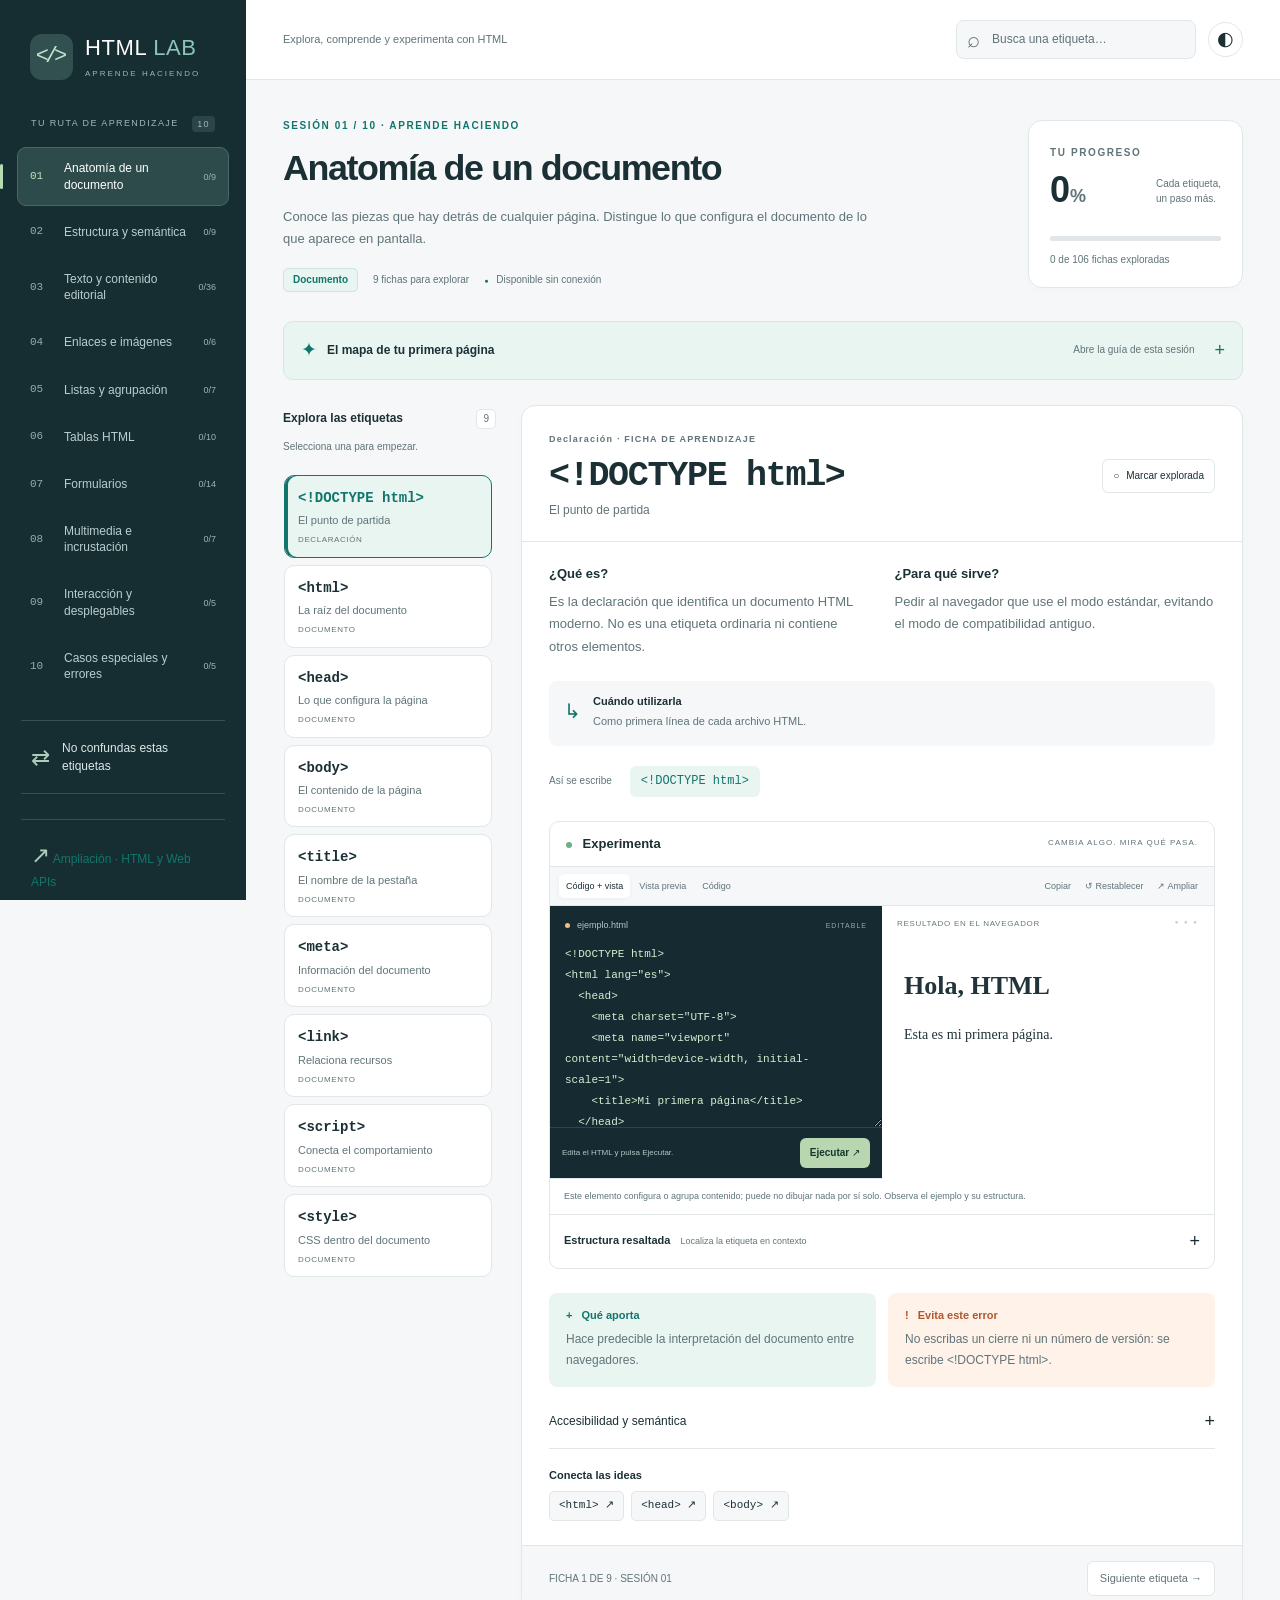
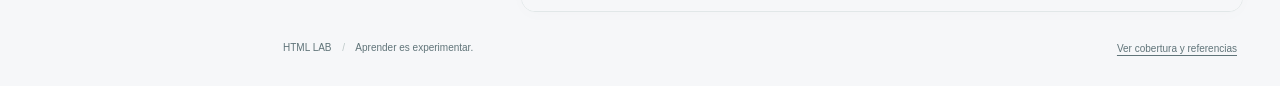
<file: index.html>
<!DOCTYPE html>
<html lang="es">
<head>
  <meta charset="UTF-8">
  <meta name="viewport" content="width=device-width, initial-scale=1">
  <meta name="description" content="Un laboratorio de HTML para aprender, comparar y experimentar. Sin instalaciones ni conexión a Internet.">
  <title>HTML LAB · Aprende haciendo</title>
  <link rel="stylesheet" href="css/styles.css">
  <script src="js/content.js" defer></script>
  <script src="js/app.js" defer></script>
</head>
<body>
  <a class="skip-link" href="#main-content">Saltar al contenido</a>
  <aside class="sidebar" aria-label="Ruta de aprendizaje">
    <a class="brand" href="#sesion-1"><span class="brand-symbol" aria-hidden="true">&lt;/&gt;</span><span>HTML <b>LAB</b><small>APRENDE HACIENDO</small></span></a>
    <div class="sidebar-heading"><span>TU RUTA DE APRENDIZAJE</span><span>10</span></div>
    <nav id="session-nav" aria-label="Sesiones"></nav>
    <button id="open-comparisons" class="compare-link"><span aria-hidden="true">⇄</span> No confundas estas etiquetas</button>
    <a class="compare-link" href="html-lab-avanzado/index.html" style="display:block;margin-top:10px;text-decoration:none"><span aria-hidden="true">↗</span> Ampliación · HTML y Web APIs</a>
    <div class="sidebar-note"><span class="status-dot" aria-hidden="true"></span> Tu próximo paso empieza aquí.<small>Explora a tu ritmo. Prueba sin miedo.</small></div>
    <div class="sidebar-footer">DAM · DAW <span>HTML5 / FP</span></div>
  </aside>

  <div class="workspace">
    <header class="topbar">
      <div class="tagline">Explora, comprende y experimenta con HTML</div>
      <div class="header-actions">
        <div class="search-wrap"><span aria-hidden="true">⌕</span><label class="sr-only" for="tag-search">Buscar etiquetas, conceptos o categorías</label><input id="tag-search" type="search" placeholder="Busca una etiqueta…" autocomplete="off"><button id="clear-search" aria-label="Limpiar búsqueda" hidden>×</button></div>
        <button id="theme-toggle" class="icon-button" aria-label="Activar modo oscuro" title="Cambiar tema">◐</button>
      </div>
    </header>

    <main id="main-content" tabindex="-1">
      <section class="session-hero" aria-labelledby="session-title">
        <div class="hero-copy"><div class="eyebrow" id="session-eyebrow">TU LABORATORIO DE HTML</div><h1 id="session-title">Anatomía de un documento</h1><p id="session-description"></p><div class="session-meta"><span class="pill" id="session-category"></span><span id="session-count"></span><span class="offline-label"><span aria-hidden="true">●</span> Disponible sin conexión</span></div></div>
        <div class="progress-card"><span class="eyebrow">TU PROGRESO</span><div><strong id="progress-percent">0<span>%</span></strong><span class="progress-caption">Cada etiqueta,<br>un paso más.</span></div><progress id="total-progress" max="100" value="0" aria-label="Progreso total de aprendizaje"></progress><p id="progress-label"></p></div>
      </section>

      <details class="session-guide" id="session-guide"><summary><span aria-hidden="true">✦</span> <span id="guide-title">Antes de experimentar</span><span class="guide-hint">Abre la guía de esta sesión</span></summary><div id="guide-content"></div></details>

      <section id="learning-workspace" class="learning-workspace" aria-label="Explorador de etiquetas">
        <aside class="tag-browser" aria-label="Etiquetas disponibles"><div class="panel-heading"><h2 id="tag-list-title">Explora las etiquetas</h2><span id="tag-count"></span></div><p class="small muted" id="tag-list-help">Selecciona una para empezar.</p><div id="tag-list" class="tag-list"></div><div id="no-results" hidden><p>No encontramos esa etiqueta. Prueba «texto», «formulario» o «enlace».</p><button class="secondary" id="reset-search">Limpiar búsqueda</button></div></aside>

        <article id="tag-detail" class="tag-detail" aria-labelledby="tag-title">
          <header class="detail-heading"><div><div class="eyebrow" id="detail-category"></div><h2 id="tag-title" tabindex="-1"></h2><p id="tag-summary"></p></div><button id="mark-explored" class="explored-button" aria-pressed="false"><span aria-hidden="true">○</span> Marcar explorada</button></header>
          <div class="explanation-grid"><section><h3>¿Qué es?</h3><p id="tag-what"></p></section><section><h3>¿Para qué sirve?</h3><p id="tag-purpose"></p></section></div>
          <div class="when-note"><span aria-hidden="true">↳</span><div><h3>Cuándo utilizarla</h3><p id="tag-when"></p></div></div>
          <div class="syntax-line"><span>Así se escribe</span><code id="tag-syntax"></code></div>

          <section class="lab" aria-labelledby="lab-title">
            <div class="lab-heading"><h3 id="lab-title"><span class="status-dot" aria-hidden="true"></span> Experimenta</h3><span>CAMBIA ALGO. MIRA QUÉ PASA.</span></div>
            <div class="lab-toolbar"><div class="view-switch" role="group" aria-label="Vista del laboratorio"><button data-view="split" aria-pressed="true">Código + vista</button><button data-view="preview" aria-pressed="false">Vista previa</button><button data-view="code" aria-pressed="false">Código</button></div><div class="lab-tools"><button id="copy-code" title="Copiar ejemplo">Copiar</button><button id="reset-code" title="Restablecer ejemplo">↺ Restablecer</button><button id="isolate-example" title="Ampliar la demostración">↗ Ampliar</button></div></div>
            <div class="lab-panes" id="lab-panes" data-view="split"><div class="code-pane" id="code-pane"><label for="code-editor"><span class="file-dot" aria-hidden="true"></span> ejemplo.html <span>EDITABLE</span></label><textarea id="code-editor" spellcheck="false" autocapitalize="off" autocomplete="off" aria-describedby="editor-help"></textarea><div class="editor-bottom"><small id="editor-help">Edita el HTML y pulsa Ejecutar.</small><button id="run-code" class="primary">Ejecutar <span aria-hidden="true">↗</span></button></div></div><div class="preview-pane" id="preview-pane"><div class="preview-label"><span>RESULTADO EN EL NAVEGADOR</span><span class="window-dots" aria-hidden="true">● ● ●</span></div><iframe id="example-preview" title="Resultado del ejemplo HTML" sandbox referrerpolicy="no-referrer"></iframe></div></div>
            <p class="lab-notice" id="preview-notice" role="status">Un espacio para probar: los cambios se quedan en este ejemplo.</p>
            <div class="table-control" id="table-control" hidden><label><input type="checkbox" id="table-borders" checked> Mostrar bordes de la tabla</label></div>
            <details class="structure-panel"><summary>Estructura resaltada <span>Localiza la etiqueta en contexto</span></summary><div class="structure-toolbar"><p id="structure-description"></p><button id="highlight-toggle" class="secondary" aria-pressed="true">Quitar resaltado</button></div><div id="structure-picker" class="related-tags"></div><iframe id="structure-preview" title="Estructura del documento con la etiqueta resaltada" sandbox referrerpolicy="no-referrer"></iframe></details>
          </section>

          <div class="insights-grid"><section class="insight benefit"><h3><span aria-hidden="true">+</span> Qué aporta</h3><p id="tag-benefit"></p></section><section class="insight caution"><h3><span aria-hidden="true">!</span> Evita este error</h3><p id="tag-caution"></p></section></div>
          <details class="accessibility-note"><summary>Accesibilidad y semántica</summary><p id="tag-accessibility"></p></details>
          <section id="attributes-section" class="attributes-section" hidden><h3>Atributos que conviene conocer</h3><p class="small muted">Son información añadida a la etiqueta de apertura, no etiquetas.</p><dl id="tag-attributes"></dl></section>
          <section class="related-section"><h3>Conecta las ideas</h3><div id="related-tags" class="related-tags"></div></section>
          <footer class="detail-footer"><span id="current-position"></span><button id="next-tag" class="secondary">Siguiente etiqueta →</button></footer>
        </article>
      </section>

      <section id="comparison-section" class="comparison-section" hidden aria-labelledby="comparison-title"><div class="section-kicker">MISMO ASPECTO ≠ MISMO SIGNIFICADO</div><h2 id="comparison-title" tabindex="-1">No confundas estas etiquetas</h2><p>HTML describe el significado. CSS puede cambiar el aspecto. Dos elementos pueden parecer iguales y expresar cosas distintas.</p><div id="comparison-presets" class="comparison-presets" aria-label="Comparaciones guiadas"></div><form id="comparison-form"><label>Primera opción<select id="compare-a"></select></label><span aria-hidden="true">⇄</span><label>Segunda opción<select id="compare-b"></select></label><button class="primary" type="submit">Comparar</button></form><p id="comparison-tip" class="comparison-tip"></p><pre id="comparison-document" class="guide-code" hidden></pre><div id="comparison-panels" class="comparison-panels"></div><button class="secondary" id="return-session">← Volver a la sesión</button></section>

      <section id="native-demos" class="native-demos" hidden aria-labelledby="native-title"><div class="section-kicker">PONLO A PRUEBA</div><h2 id="native-title">Un formulario de verdad</h2><div id="form-demo-wrap" hidden><p>Usa datos inventados. El navegador comprueba los campos; no se guardan ni se envían.</p><form id="demo-form" autocomplete="off"><fieldset><legend>Tu matrícula de prueba</legend><div class="form-grid"><label>Alias inventado<input name="alias" required minlength="2" maxlength="30" placeholder="Ej.: Estudiante 7" autocomplete="off"></label><label>Correo de prueba<input type="email" name="email" required placeholder="alumna@example.com" autocomplete="off"></label><label>Contraseña ficticia<input type="password" name="password" minlength="8" required autocomplete="new-password"></label><label>Horas de práctica<input type="number" name="hours" min="1" max="10" step="1" value="2"></label><label>Fecha de inicio<input type="date" name="start"></label><label>Ciclo<select name="cycle"><optgroup label="Grado superior"><option value="dam">DAM</option><option value="daw">DAW</option></optgroup></select></label></div><div class="check-row"><label><input type="radio" name="turn" value="morning" checked> Mañana</label><label><input type="radio" name="turn" value="afternoon"> Tarde</label><label><input type="checkbox" name="practice" required> Quiero practicar (obligatorio)</label></div><div class="button-row"><button type="submit" class="primary">Validar prueba</button><button type="reset" class="secondary">Restablecer</button><button type="button" id="form-help" class="secondary">Ver ayuda</button></div><p id="form-status" role="status"></p></fieldset></form></div><div id="dialog-demo-wrap" hidden><p><code>details</code> se despliega sin JavaScript. Para abrir este diálogo modal usamos <code>showModal()</code> desde JavaScript.</p><details><summary>¿Qué puede hacer HTML por sí solo?</summary><p>Crear enlaces, campos con validación y este contenido desplegable. La lógica personalizada se añade con JavaScript.</p></details><button id="show-demo-dialog" class="primary">Abrir un diálogo</button></div></section>
      <footer class="page-footer"><span>HTML LAB <span aria-hidden="true">/</span> Aprender es experimentar.</span><button id="show-coverage">Ver cobertura y referencias</button></footer>
    </main>
  </div>
  <noscript><div class="noscript-warning">HTML LAB necesita JavaScript local para cambiar de fichas y ejecutar ejemplos. Actívalo y vuelve a abrir index.html. No requiere Internet.</div></noscript>
  <div class="toast" id="app-status" role="status" aria-live="polite"></div>
  <dialog id="isolated-dialog" aria-labelledby="isolated-title"><div class="dialog-heading"><h2 id="isolated-title">Tu demostración, en grande</h2><button data-close-dialog="isolated-dialog" class="secondary">Cerrar ×</button></div><iframe id="isolated-preview" title="Ejemplo ampliado y aislado" sandbox referrerpolicy="no-referrer"></iframe></dialog>
  <dialog id="demo-dialog" aria-labelledby="demo-dialog-title"><h2 id="demo-dialog-title">Esto es un diálogo</h2><p>El foco está dentro. Puedes cerrarlo con este botón o con la tecla Escape.</p><form method="dialog"><button class="primary">Entendido, cerrar</button></form></dialog>
  <dialog id="coverage-dialog" aria-labelledby="coverage-title"><div class="dialog-heading"><h2 id="coverage-title">Cobertura del laboratorio</h2><button data-close-dialog="coverage-dialog" class="secondary">Cerrar ×</button></div><div id="coverage-content"></div></dialog>
</body>
</html>
</file>
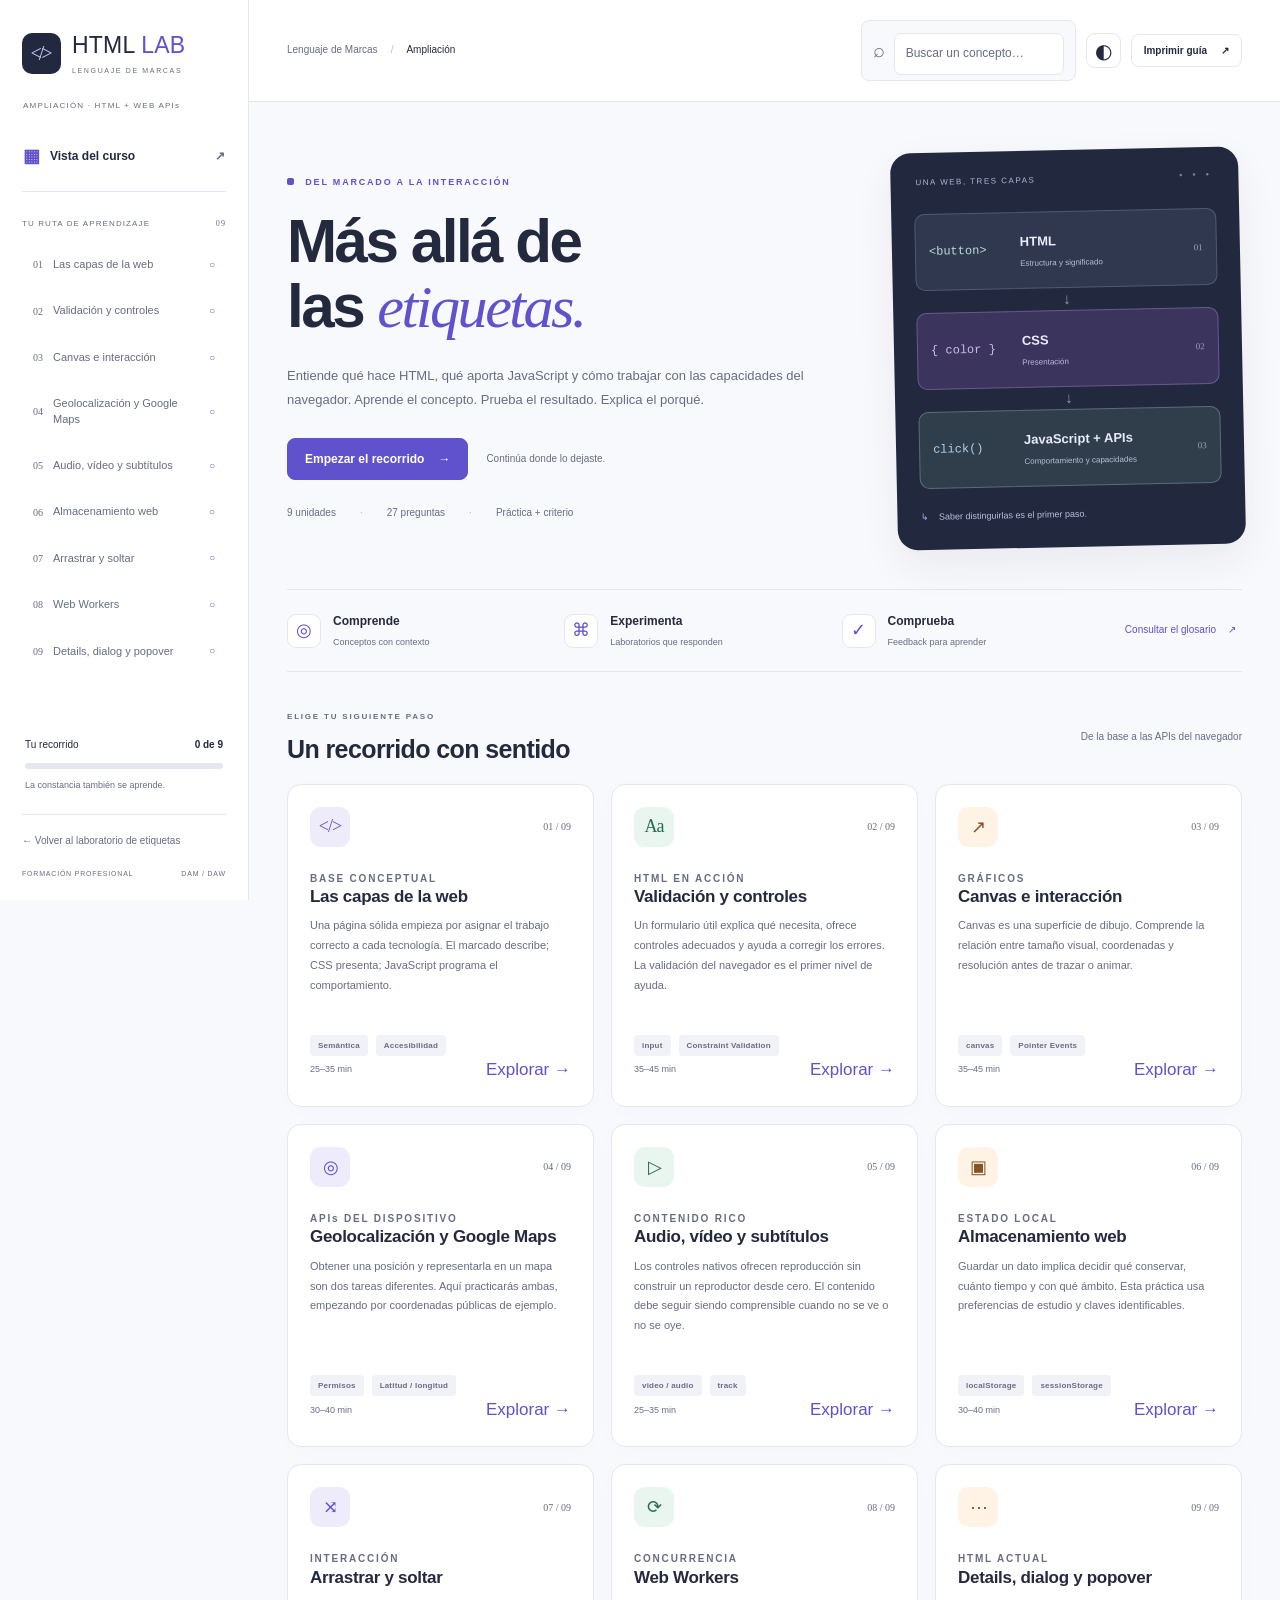
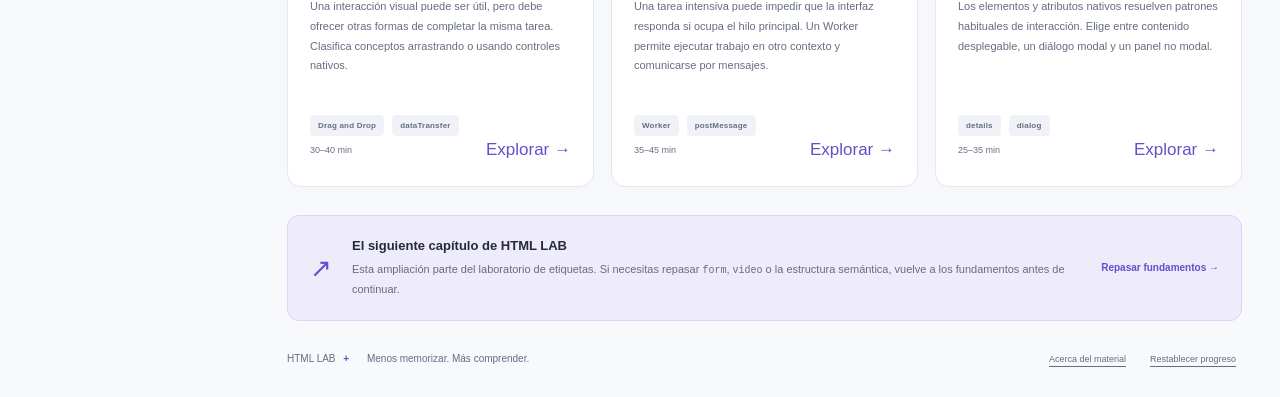
<file: html-lab-avanzado/index.html>
<!DOCTYPE html>
<html lang="es">
<head>
  <meta charset="UTF-8">
  <meta name="viewport" content="width=device-width, initial-scale=1">
  <meta name="description" content="Ampliación de HTML LAB: material de estudio de Lenguaje de Marcas con prácticas de HTML actual y APIs del navegador.">
  <title>HTML LAB · Más allá de las etiquetas</title>
  <link rel="stylesheet" href="css/styles.css">
  <script src="js/course.js" defer></script>
  <script src="js/app.js" defer></script>
  <script src="js/labs.js" defer></script>
</head>
<body>
<a class="skip-link" href="#main">Saltar al contenido</a>
<aside class="sidebar" aria-label="Ruta de estudio">
  <a class="brand" href="#inicio"><span class="brand-icon" aria-hidden="true">&lt;/&gt;</span><span>HTML <strong>LAB</strong><small>LENGUAJE DE MARCAS</small></span></a>
  <span class="edition">AMPLIACIÓN · HTML + WEB APIs</span>
  <a href="#inicio" class="home-link" id="home-link"><span aria-hidden="true">▦</span> Vista del curso <span aria-hidden="true">↗</span></a>
  <div class="nav-caption">TU RUTA DE APRENDIZAJE <span>09</span></div>
  <nav id="course-nav" aria-label="Unidades del curso"></nav>
  <div class="sidebar-progress"><span>Tu recorrido</span><strong id="side-progress-label">0 de 9</strong><progress id="side-progress" value="0" max="9" aria-label="Unidades estudiadas"></progress><small>La constancia también se aprende.</small></div>
  <a class="base-link" href="../index.html">← Volver al laboratorio de etiquetas</a>
  <p class="sidebar-footer">FORMACIÓN PROFESIONAL <span>DAM / DAW</span></p>
</aside>
<div class="workspace">
  <header class="topbar"><div class="breadcrumb"><span>Lenguaje de Marcas</span><span aria-hidden="true">/</span><strong id="breadcrumb">Ampliación</strong></div><div class="top-actions"><label class="search"><span aria-hidden="true">⌕</span><span class="sr-only">Buscar una unidad o concepto</span><input id="course-search" type="search" placeholder="Buscar un concepto…" autocomplete="off"></label><button id="theme" class="icon-button" aria-label="Cambiar tema" title="Cambiar tema">◐</button><button id="print" class="outline-button print-button">Imprimir guía <span aria-hidden="true">↗</span></button></div></header>
  <main id="main" tabindex="-1">
    <section id="home-view" aria-labelledby="home-title">
      <div class="home-hero"><div class="hero-text"><div class="eyebrow"><span class="tiny-square" aria-hidden="true"></span> DEL MARCADO A LA INTERACCIÓN</div><h1 id="home-title">Más allá de<br>las <em>etiquetas.</em></h1><p>Entiende qué hace HTML, qué aporta JavaScript y cómo trabajar con las capacidades del navegador. Aprende el concepto. Prueba el resultado. Explica el porqué.</p><div class="hero-actions"><button id="start-course" class="primary">Empezar el recorrido <span aria-hidden="true">→</span></button><span>Continúa donde lo dejaste.</span></div><div class="hero-meta"><span>9 unidades</span><span>27 preguntas</span><span>Práctica + criterio</span></div></div><div class="hero-diagram" aria-label="Las tres capas de una experiencia web"><div class="diagram-top"><span>UNA WEB, TRES CAPAS</span><span aria-hidden="true">● ● ●</span></div><div class="diagram-layer html-layer"><code>&lt;button&gt;</code><div><b>HTML</b><span>Estructura y significado</span></div><span aria-hidden="true">01</span></div><div class="diagram-connector" aria-hidden="true">↓</div><div class="diagram-layer css-layer"><code>{ color }</code><div><b>CSS</b><span>Presentación</span></div><span aria-hidden="true">02</span></div><div class="diagram-connector" aria-hidden="true">↓</div><div class="diagram-layer js-layer"><code>click()</code><div><b>JavaScript + APIs</b><span>Comportamiento y capacidades</span></div><span aria-hidden="true">03</span></div><p><span aria-hidden="true">↳</span> Saber distinguirlas es el primer paso.</p></div></div>
      <div class="course-stats"><div><span class="stat-symbol" aria-hidden="true">◎</span><p><b>Comprende</b><small>Conceptos con contexto</small></p></div><div><span class="stat-symbol" aria-hidden="true">⌘</span><p><b>Experimenta</b><small>Laboratorios que responden</small></p></div><div><span class="stat-symbol" aria-hidden="true">✓</span><p><b>Comprueba</b><small>Feedback para aprender</small></p></div><button id="open-glossary">Consultar el glosario <span aria-hidden="true">↗</span></button></div>
      <div class="section-heading"><div><div class="eyebrow">ELIGE TU SIGUIENTE PASO</div><h2>Un recorrido con sentido</h2></div><span class="route-note">De la base a las APIs del navegador</span></div>
      <div id="search-status" class="sr-only" role="status"></div><div id="unit-grid" class="unit-grid"></div><div id="empty-search" class="empty-state" hidden><h3>No encontramos ese concepto.</h3><p>Prueba «mapas», «validación», «audio» o «almacenamiento».</p><button id="clear-search" class="outline-button">Limpiar búsqueda</button></div>
      <div class="continuity-note"><span aria-hidden="true">↗</span><div><h3>El siguiente capítulo de HTML LAB</h3><p>Esta ampliación parte del laboratorio de etiquetas. Si necesitas repasar <code>form</code>, <code>video</code> o la estructura semántica, vuelve a los fundamentos antes de continuar.</p></div><a href="../index.html" class="text-link">Repasar fundamentos →</a></div>
    </section>

    <article id="lesson-view" hidden aria-labelledby="lesson-title"><header class="lesson-hero"><div><div class="eyebrow" id="lesson-kicker"></div><h1 id="lesson-title" tabindex="-1"></h1><p id="lesson-intro"></p><div id="lesson-tags" class="tag-row"></div></div><div class="lesson-meta"><span id="lesson-time"></span><button id="mark-done" class="outline-button" aria-pressed="false">○ Marcar como estudiada</button><small id="quiz-best"></small></div></header>
      <div class="lesson-tabs" role="tablist" aria-label="Partes de la unidad"><button id="tab-learn" role="tab" aria-controls="panel-learn" aria-selected="true" tabindex="0" data-tab="learn">01 <span>Comprende</span></button><button id="tab-lab" role="tab" aria-controls="panel-lab" aria-selected="false" tabindex="-1" data-tab="lab">02 <span>Experimenta</span></button><button id="tab-quiz" role="tab" aria-controls="panel-quiz" aria-selected="false" tabindex="-1" data-tab="quiz">03 <span>Comprueba</span></button></div>
      <section id="panel-learn" role="tabpanel" aria-labelledby="tab-learn"><div class="study-layout"><div><div id="concepts" class="concepts"></div><div class="key-distinction"><span aria-hidden="true">≠</span><div><h2>No confundas</h2><p id="distinction"></p></div></div><section class="code-study"><div class="code-heading"><div><span class="eyebrow">LEE EL EJEMPLO</span><h2>Del concepto al código</h2></div><button id="copy-snippet" class="outline-button">Copiar</button></div><div class="snippet-tabs" role="group" aria-label="Lenguaje del ejemplo" id="snippet-tabs"></div><pre><code id="snippet"></code></pre><p id="snippet-note"></p></section><details class="mistakes"><summary>Errores que conviene evitar</summary><ul id="mistakes-list"></ul></details></div><aside class="study-sidebar"><section class="objectives"><span class="eyebrow">AL TERMINAR PODRÁS</span><h2>Lo que te llevas</h2><ul id="objectives-list"></ul></section><section class="question-card"><span aria-hidden="true">“</span><h2>Piensa antes de probar</h2><p id="reflection"></p></section><section class="reference-card"><h2>Para contrastar</h2><div id="lesson-references"></div><small>Documentación oficial. Requiere conexión.</small></section></aside></div><button class="primary next-tab" data-target-tab="lab">Llevarlo a la práctica →</button></section>

      <section id="panel-lab" role="tabpanel" aria-labelledby="tab-lab" hidden><div class="lab-intro"><div><span class="eyebrow">APRENDER HACIENDO</span><h2 id="lab-title"></h2></div><span class="lab-badge">Laboratorio guiado</span></div><p id="lab-description" class="lead"></p>
        <div class="lab-content" id="lab-foundations" data-lab="fundamentos" hidden><div class="two-columns"><div class="editor-box"><label for="html-editor">Documento HTML · editable</label><textarea id="html-editor" spellcheck="false" maxlength="20000"></textarea><div class="button-row"><button id="html-run" class="primary">Ejecutar →</button><button id="html-reset" class="outline-button">Restablecer</button></div></div><div class="render-box"><div class="render-label">RESULTADO REAL DEL NAVEGADOR</div><iframe id="html-preview" sandbox title="Vista previa del HTML editado" referrerpolicy="no-referrer"></iframe></div></div><p class="lab-footnote">Edita HTML sencillo. Esta vista aislada bloquea scripts, estilos editados, envíos y recursos externos.</p><div class="semantic-choices"><button data-semantic="main" class="outline-button">¿Por qué main?</button><button data-semantic="section" class="outline-button">¿Por qué section?</button><button data-semantic="article" class="outline-button">¿Por qué article?</button></div><p id="semantic-answer" role="status"></p></div>
        <div class="lab-content" id="lab-forms" data-lab="formularios" hidden><div class="two-columns"><form id="practice-form" autocomplete="off"><fieldset><legend>Ficha de una práctica ficticia</legend><p class="small muted">Utiliza datos inventados. No se envían ni se almacenan.</p><div class="form-grid"><label>Alias de prueba<input name="alias" id="practice-alias" required minlength="2" maxlength="24" placeholder="Ej.: Estudiante 7" aria-describedby="alias-help"><small id="alias-help">Entre 2 y 24 caracteres.</small></label><label>Correo de prueba<input name="email" type="email" required placeholder="alumna@example.com"></label><label>Horas de estudio<input name="hours" type="number" min="1" max="12" step="1" required value="2"></label><label>Fecha de la práctica<input name="date" type="date" required></label><label>Color de la ficha<input name="color" id="form-color" type="color" value="#6658d3"></label><label>Confianza con HTML <output id="range-output" for="form-range">50 %</output><input name="level" id="form-range" type="range" min="0" max="100" value="50"></label></div><label class="checkbox-label"><input name="confirm" type="checkbox" required> He utilizado datos ficticios.</label><div class="button-row"><button type="submit" class="primary">Validar práctica</button><button type="reset" class="outline-button">Restablecer</button></div></fieldset></form><aside class="demo-inspector"><span class="eyebrow">OBSERVA EL ESTADO</span><h3>El navegador comprueba</h3><div id="validity-inspector"></div><div id="form-result" class="feedback" role="status">Completa el formulario para comprobar sus restricciones.</div><p>El control <code>range</code> es HTML. Actualizar el porcentaje de <code>output</code> requiere JavaScript.</p></aside></div></div>
        <div class="lab-content" id="lab-canvas" data-lab="canvas" hidden><div class="canvas-controls"><label>Trazo<input id="brush-color" type="color" value="#6658d3"></label><label>Grosor<select id="brush-size"><option value="3">Fino</option><option value="6" selected>Medio</option><option value="12">Grueso</option></select></label><div class="button-row"><button id="canvas-preset" class="outline-button">Dibujar ejemplo</button><button id="canvas-clear" class="outline-button">Limpiar</button><button id="canvas-animate" class="primary" aria-pressed="false">Iniciar animación</button></div></div><div class="canvas-surface"><canvas id="drawing-board" width="900" height="360" tabindex="0" aria-label="Superficie de dibujo. Usa ratón, lápiz o dedo. Con teclado, flechas para mover el cursor y espacio para marcar un punto." aria-describedby="canvas-help">Superficie de dibujo. Los botones permiten crear y borrar un ejemplo sin utilizar el lienzo.</canvas></div><p id="canvas-help" class="lab-footnote">Ratón, dedo o lápiz: arrastra para dibujar. Teclado: flechas y espacio. La animación se detiene al cambiar de unidad o de pestaña.</p><p id="canvas-status" class="feedback" role="status">Lienzo preparado. Pulsa «Dibujar ejemplo» si prefieres usar los controles.</p></div>
        <div class="lab-content" id="lab-geo" data-lab="geolocalizacion" hidden><div class="geo-layout"><div><div class="mode-label" id="geo-mode">EJEMPLO · COORDENADAS PÚBLICAS</div><h3>Una posición, dos pasos</h3><p>Primero obtén unas coordenadas. Después elige si quieres verlas en Google Maps.</p><label>Lugar de práctica<select id="geo-place"><option value="madrid">Madrid · Puerta del Sol</option><option value="barcelona">Barcelona · Plaça de Catalunya</option><option value="sevilla">Sevilla · Plaza de España</option></select></label><dl class="coordinates"><div><dt>Latitud</dt><dd id="geo-lat">40.416800</dd></div><div><dt>Longitud</dt><dd id="geo-lon">−3.703800</dd></div><div><dt>Precisión estimada</dt><dd id="geo-accuracy">Dato de ejemplo</dd></div></dl><div class="button-row"><button id="geo-real" class="outline-button">Solicitar ubicación del dispositivo</button><button id="geo-reset" class="text-button">Volver al ejemplo</button></div><p class="small muted">Solo se solicita al pulsar el botón y aceptar el permiso del navegador. La aplicación no guarda la ubicación.</p></div><div class="map-card"><div class="map-grid" aria-hidden="true"><span class="map-road road-one"></span><span class="map-road road-two"></span><span class="map-road road-three"></span><span class="map-pin">●</span><span class="map-caption">COORDENADAS → MAPA</span></div><div class="map-body"><span class="eyebrow">GOOGLE MAPS</span><h3 id="map-location">Madrid · Puerta del Sol</h3><p>Abre el mapa real en una nueva pestaña. Esta ilustración solo representa el paso de coordenadas a mapa.</p><a id="maps-link" class="primary" href="https://www.google.com/maps/search/?api=1&amp;query=40.4168%2C-3.7038" target="_blank" rel="noopener noreferrer">Ver en Google Maps ↗</a><p id="map-privacy" class="small">Requiere Internet. Al abrir el enlace se envían estas coordenadas a Google.</p></div></div></div><p id="geo-status" class="feedback" role="status">Ejemplo preparado. No se ha solicitado tu ubicación.</p><details class="scenario-panel"><summary>Practicar qué ocurre cuando algo falla</summary><div class="button-row"><button data-geo-error="1" class="outline-button">Permiso denegado</button><button data-geo-error="2" class="outline-button">Posición no disponible</button><button data-geo-error="3" class="outline-button">Tiempo agotado</button></div><p>Estas simulaciones no cambian los permisos de tu navegador.</p></details></div>
        <div class="lab-content" id="lab-media" data-lab="multimedia" hidden><div class="two-columns"><section class="media-card"><span class="eyebrow">VÍDEO LOCAL · 6 SEGUNDOS</span><h3>Tres capas de una web</h3><video id="lesson-video" controls preload="metadata" playsinline aria-describedby="video-description"><source src="assets/tres-capas.webm" type="video/webm"><track id="video-track" kind="captions" src="assets/subtitulos.vtt" srclang="es" label="Español" default>Tu navegador no puede mostrar este vídeo. Lee la descripción inferior.</video><div class="button-row"><button id="video-play" class="outline-button">Reproducir</button><button id="video-pause" class="outline-button">Pausar</button><label>Velocidad<select id="video-speed"><option value="1">1×</option><option value="0.75">0,75×</option><option value="1.5">1,5×</option></select></label></div><p id="video-description">Vídeo sin sonido: aparecen sucesivamente HTML (estructura), CSS (presentación) y JavaScript (comportamiento).</p><p id="video-status" role="status"></p></section><section class="media-card"><span class="eyebrow">AUDIO LOCAL · 3 SEGUNDOS</span><h3>Una señal de tres notas</h3><audio id="lesson-audio" controls preload="metadata" src="assets/tres-notas.wav">Tu navegador no puede reproducir este audio.</audio><details open><summary>Alternativa textual</summary><p>Se escuchan tres notas breves, de tono progresivamente más agudo, separadas por silencios. No hay voz ni información adicional.</p></details><div class="note-box"><h4>¿Qué hace cada parte?</h4><p><code>controls</code> pide controles al navegador. <code>play()</code> y <code>pause()</code> permiten controlarlos desde JavaScript. <code>track</code> asocia una pista de texto.</p></div><p class="small muted">Los medios son originales y están incluidos en la carpeta. No se reproducen automáticamente.</p></section></div></div>
        <div class="lab-content" id="lab-storage" data-lab="storage" hidden><div class="two-columns"><section class="storage-card"><span class="storage-icon" aria-hidden="true">∞</span><span class="eyebrow">ENTRE SESIONES</span><h3>localStorage</h3><label>Tema de estudio<select id="local-choice"><option value="semantica">Semántica</option><option value="formularios">Formularios</option><option value="multimedia">Multimedia</option></select></label><div class="button-row"><button class="primary" data-storage="local:save">Guardar</button><button class="outline-button" data-storage="local:read">Leer</button><button class="text-button" data-storage="local:remove">Eliminar dato</button></div><output id="local-result" class="storage-result">Todavía no has leído el valor.</output><code>lm-lab-extension:demo:local</code></section><section class="storage-card"><span class="storage-icon" aria-hidden="true">◷</span><span class="eyebrow">ESTA SESIÓN DE PESTAÑA</span><h3>sessionStorage</h3><label>Estado de la práctica<select id="session-choice"><option value="en-progreso">En progreso</option><option value="revisada">Revisada</option><option value="para-repasar">Para repasar</option></select></label><div class="button-row"><button class="primary" data-storage="session:save">Guardar</button><button class="outline-button" data-storage="session:read">Leer</button><button class="text-button" data-storage="session:remove">Eliminar dato</button></div><output id="session-result" class="storage-result">Todavía no has leído el valor.</output><code>lm-lab-extension:demo:session</code></section></div><div class="note-box"><h3>Haz una predicción antes de recargar</h3><p>Guarda un valor en cada panel, recarga y pulsa Leer. Ambos pueden sobrevivir a una recarga. La diferencia está en su duración y aislamiento por pestaña. Cerrar una pestaña suele terminar su sesión; la restauración del navegador puede recuperarla.</p><p>En archivos <code>file://</code> el comportamiento del almacenamiento depende del navegador. Si no está disponible, se indicará expresamente.</p></div></div>
        <div class="lab-content" id="lab-drag" data-lab="dragdrop" hidden><p class="lab-footnote">Clasifica cada tarjeta. Puedes arrastrarla con el ratón o elegir el destino y pulsar Mover con teclado o pantalla táctil.</p><div class="drag-board" id="drag-board"><section class="drop-zone" data-zone="pending"><h3>Por clasificar <span id="pending-count"></span></h3><ul id="zone-pending"></ul></section><section class="drop-zone" data-zone="html"><h3>HTML <span>Significado</span></h3><ul id="zone-html"></ul></section><section class="drop-zone" data-zone="css"><h3>CSS <span>Presentación</span></h3><ul id="zone-css"></ul></section><section class="drop-zone" data-zone="api"><h3>JavaScript / Web API <span>Comportamiento</span></h3><ul id="zone-api"></ul></section></div><div class="button-row"><button id="drag-check" class="primary">Comprobar clasificación</button><button id="drag-reset" class="outline-button">Empezar de nuevo</button></div><p id="drag-status" class="feedback" role="status">Seis tarjetas por clasificar.</p></div>
        <div class="lab-content" id="lab-worker" data-lab="workers" hidden><div class="worker-layout"><section class="worker-panel"><span class="eyebrow">HILO DE TRABAJO</span><h3>Un cálculo fuera de la interfaz</h3><label>Tamaño del trabajo<select id="worker-size"><option value="1000000">1 millón de operaciones</option><option value="30000000" selected>30 millones de operaciones</option><option value="100000000">100 millones de operaciones</option></select></label><div class="button-row"><button id="worker-start" class="primary">Iniciar cálculo</button><button id="worker-cancel" class="outline-button" disabled>Cancelar</button></div><label for="worker-progress">Trabajo completado <span id="worker-percent">0 %</span></label><progress id="worker-progress" max="100" value="0"></progress><output id="worker-result">Esperando una tarea.</output></section><section class="responsive-demo"><span class="eyebrow">HILO PRINCIPAL</span><div class="counter-orbit"><strong id="response-counter">0</strong></div><h3>¿La interfaz sigue respondiendo?</h3><button id="response-button" class="outline-button">Sumar una pulsación +</button><p>Pulsa mientras se calcula. Un Worker recibe y devuelve mensajes; no modifica el DOM de la página.</p></section></div><p id="worker-status" class="feedback" role="status">No hay ningún Worker en ejecución.</p></div>
        <div class="lab-content" id="lab-native" data-lab="interaccion" hidden><div class="native-grid"><section class="native-card"><span class="eyebrow">HTML NATIVO</span><h3>details + summary</h3><details id="native-details"><summary>¿Necesita JavaScript?</summary><p>No para abrir o cerrar este contenido. El navegador ya ofrece esa interacción.</p></details><p>Contenido adicional que permanece dentro del flujo de la página.</p></section><section class="native-card"><span class="eyebrow">HTML + API DEL DIÁLOGO</span><h3>dialog</h3><button id="show-dialog" class="primary">Abrir diálogo modal</button><p>Una interacción que exige atención. El navegador gestiona el foco y deja inactivo el fondo mientras está abierto.</p><p id="dialog-fallback" hidden>Tu navegador no dispone de showModal(). Puedes estudiar el ejemplo de código de la unidad.</p></section><section class="native-card"><span class="eyebrow">ATRIBUTOS HTML</span><h3>popover</h3><button id="popover-button" popovertarget="native-popover" class="outline-button">Mostrar una pista</button><div id="native-popover" popover><h4>Una pista, sin bloquear la página</h4><p>Un popover es una capa no modal. Pulsa fuera o Escape para cerrarlo.</p><button popovertarget="native-popover" popovertargetaction="hide" class="outline-button">Cerrar pista</button></div><p>Una ayuda contextual. No sustituye a un diálogo modal ni impide utilizar el resto de la página.</p><p id="popover-fallback" hidden>Este navegador no admite popover. La pista se ofrece como contenido desplegable alternativo.</p></section></div></div>
        <section class="practice-task"><div class="task-number" aria-hidden="true">↳</div><div><span class="eyebrow">TU RETO</span><h2 id="challenge-title"></h2><ol id="challenge-steps"></ol><details><summary>Ver orientación y criterio de logro</summary><p id="challenge-solution"></p></details></div></section><button class="primary next-tab" data-target-tab="quiz">Comprobar lo aprendido →</button>
      </section>
      <section id="panel-quiz" role="tabpanel" aria-labelledby="tab-quiz" hidden><div class="quiz-heading"><span class="eyebrow">COMPRENDER ES PODER EXPLICARLO</span><h2>Tres preguntas para afianzar</h2><p>Elige una respuesta en cada pregunta. Recibirás una explicación y podrás repetir la prueba.</p></div><form id="quiz-form"><div id="quiz-questions"></div><div class="button-row"><button type="submit" class="primary">Comprobar respuestas →</button><button type="button" id="quiz-reset" class="outline-button">Repetir</button></div></form><div id="quiz-result" class="quiz-result" role="status" hidden></div></section>
      <footer class="lesson-footer"><button id="previous-unit" class="text-button">← Unidad anterior</button><span id="unit-position"></span><button id="next-unit" class="outline-button">Siguiente unidad →</button></footer>
    </article>
    <footer class="page-footer"><span>HTML LAB <b>+</b> <span>Menos memorizar. Más comprender.</span></span><div><button id="about">Acerca del material</button><button id="reset-progress">Restablecer progreso</button></div></footer>
  </main>
</div>
<div id="live-status" class="toast" role="status" aria-live="polite"></div>
<dialog id="study-dialog" aria-labelledby="study-dialog-title"><span class="eyebrow">UN DIÁLOGO DE VERDAD</span><h2 id="study-dialog-title">Haz una pausa para pensar.</h2><p>Esta ventana es modal. Intenta recorrer sus controles con Tab y cerrarla con Escape. El foco volverá al botón que la abrió.</p><form method="dialog"><button class="primary" autofocus>Entendido, volver al laboratorio</button></form></dialog>
<dialog id="info-dialog" aria-labelledby="info-title"><div class="dialog-heading"><h2 id="info-title"></h2><button id="close-info" class="outline-button">Cerrar ×</button></div><div id="info-content"></div></dialog>
<section id="print-guide" aria-label="Guía de estudio para imprimir"></section>
<noscript><div class="no-script"><h1>HTML LAB · Ampliación</h1><p>Activa JavaScript local para utilizar los laboratorios. No se necesitan bibliotecas externas. Puedes consultar también GUIA-DE-ESTUDIO.html, una versión de lectura que funciona sin JavaScript.</p><a href="GUIA-DE-ESTUDIO.html">Abrir la guía de estudio</a></div></noscript>
</body>
</html>
</file>
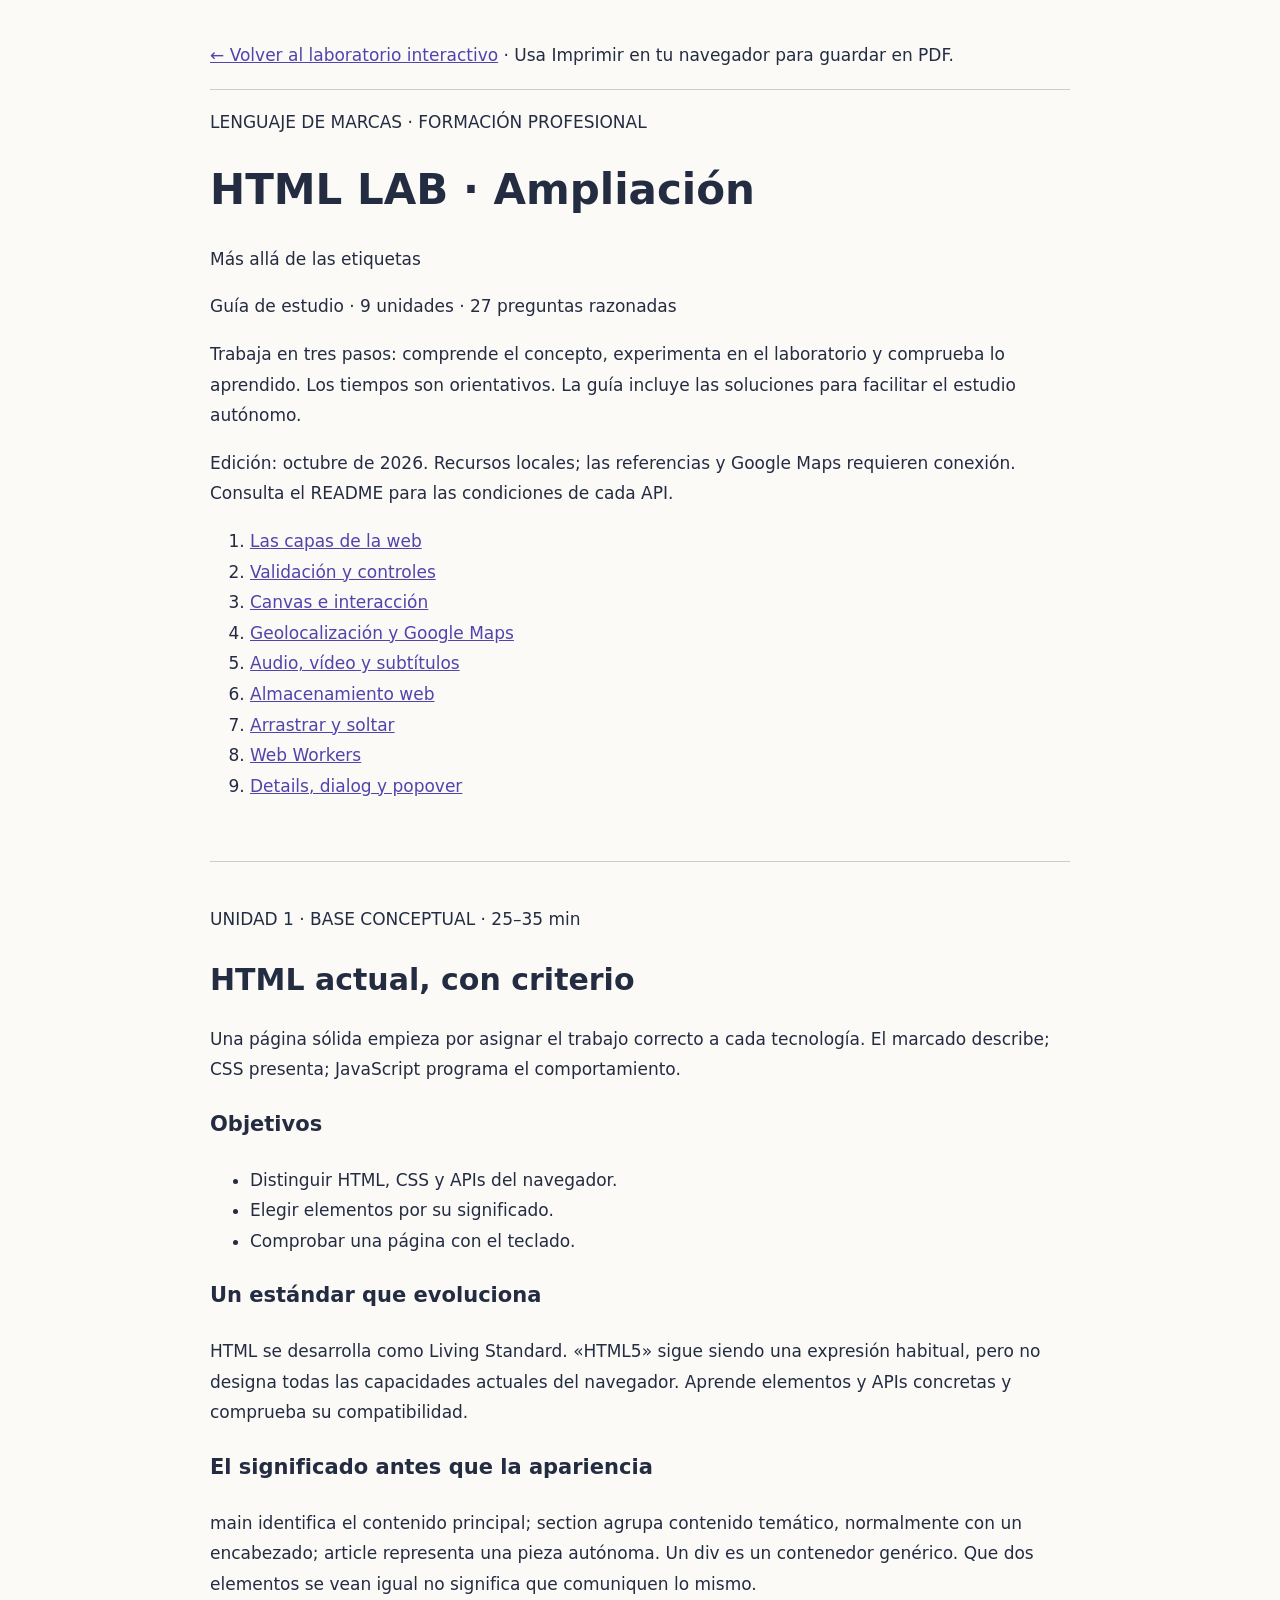
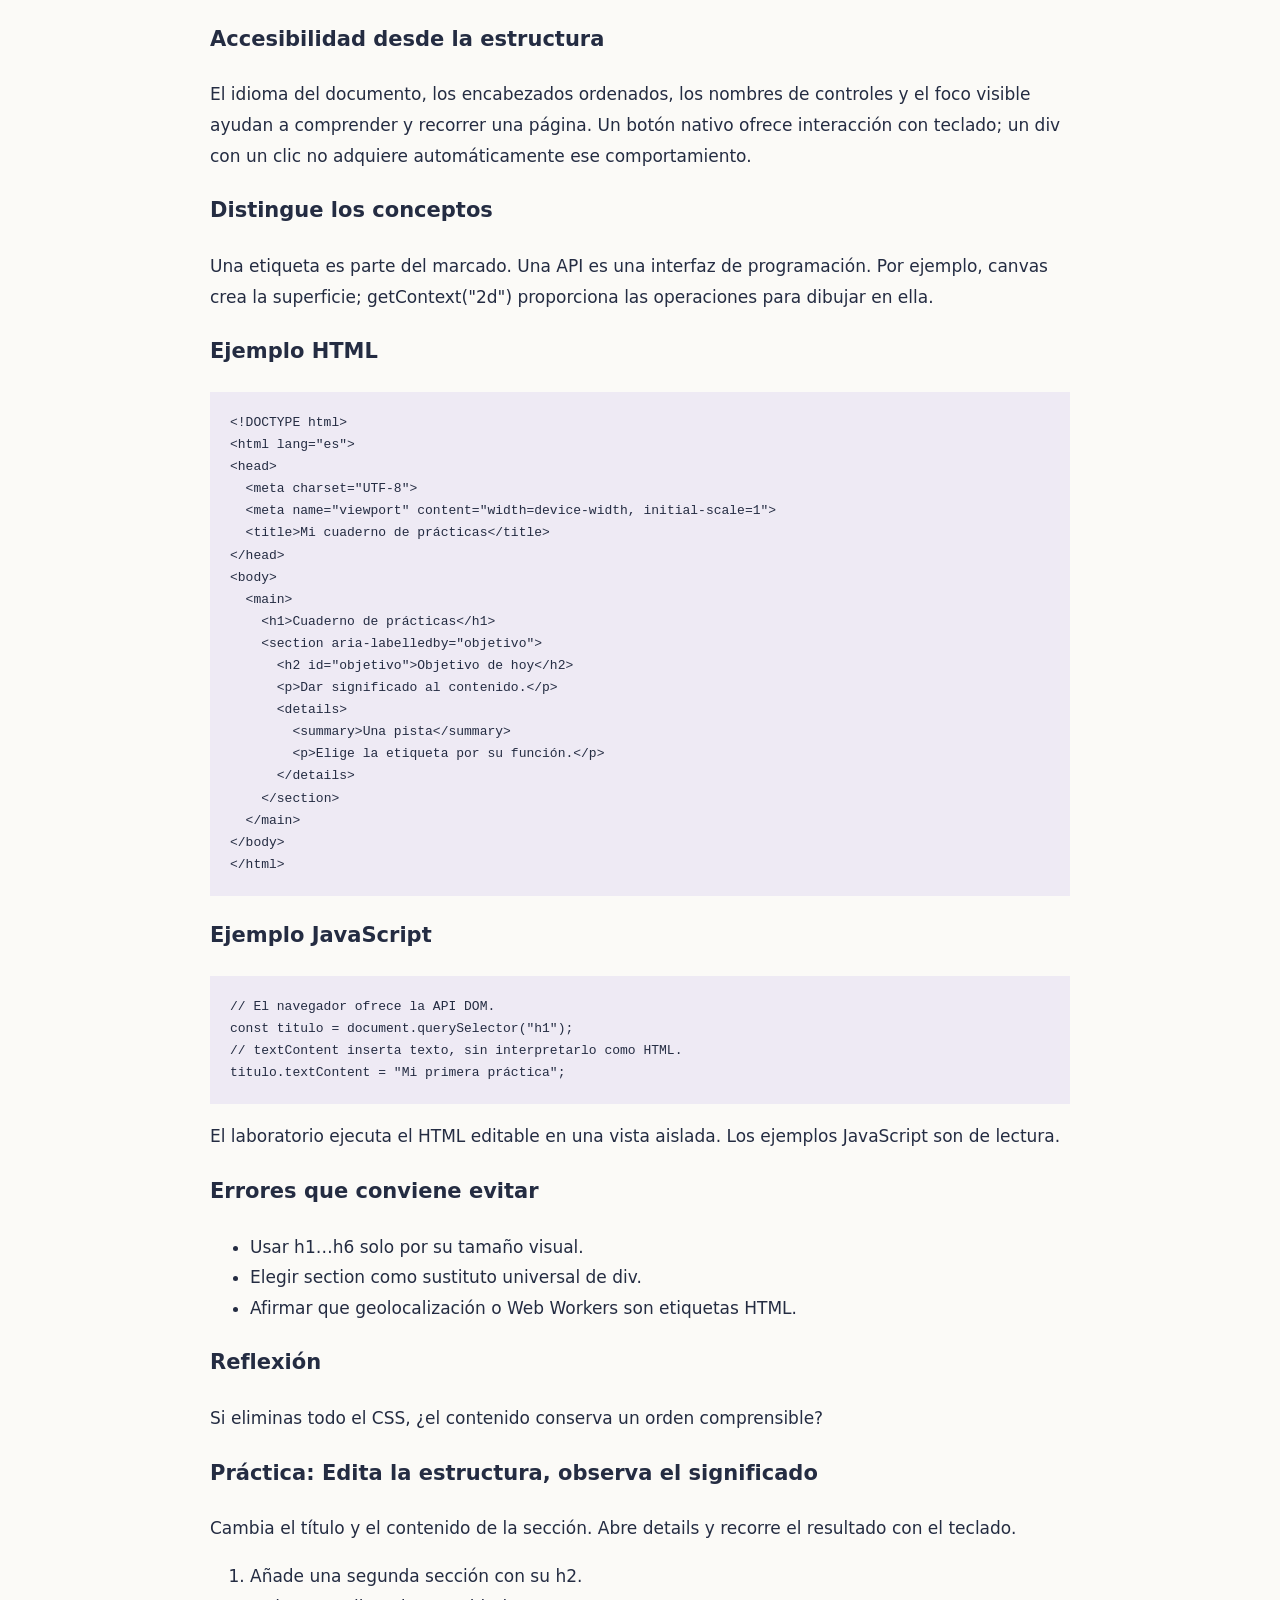
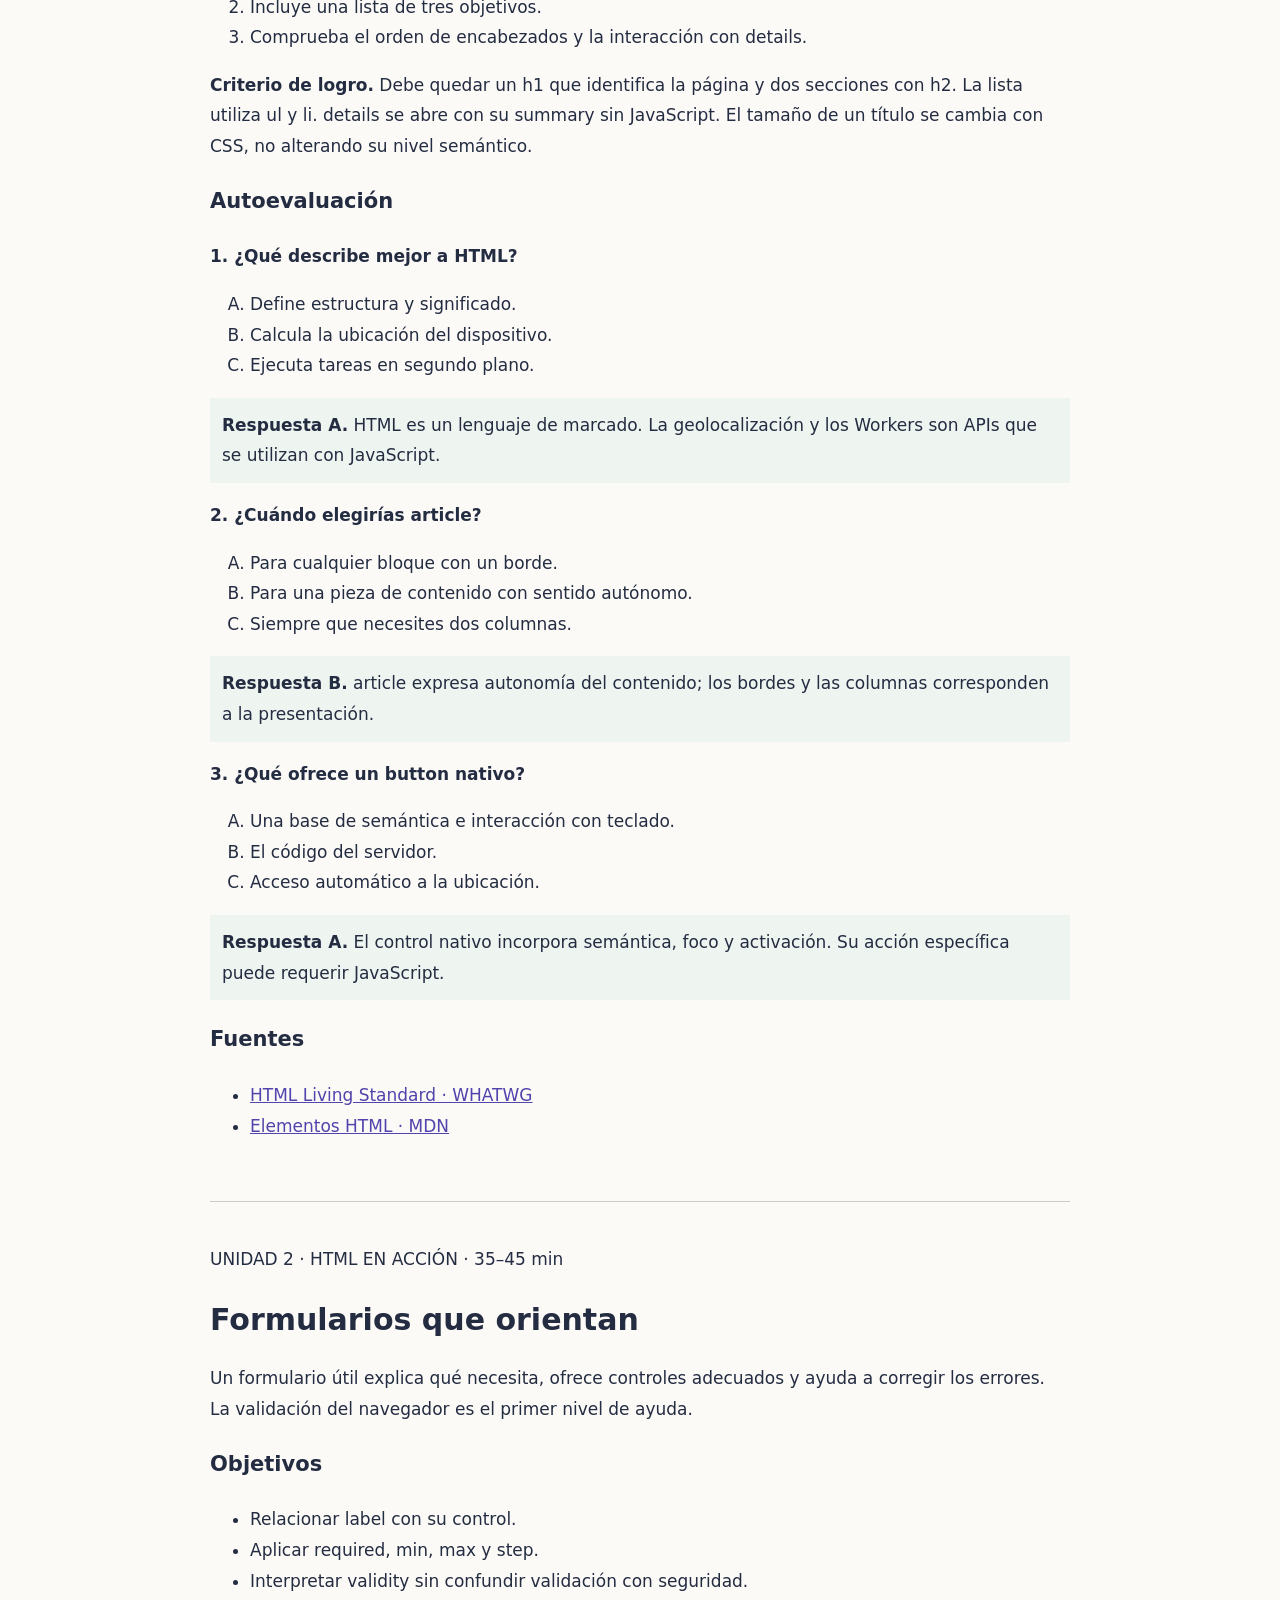
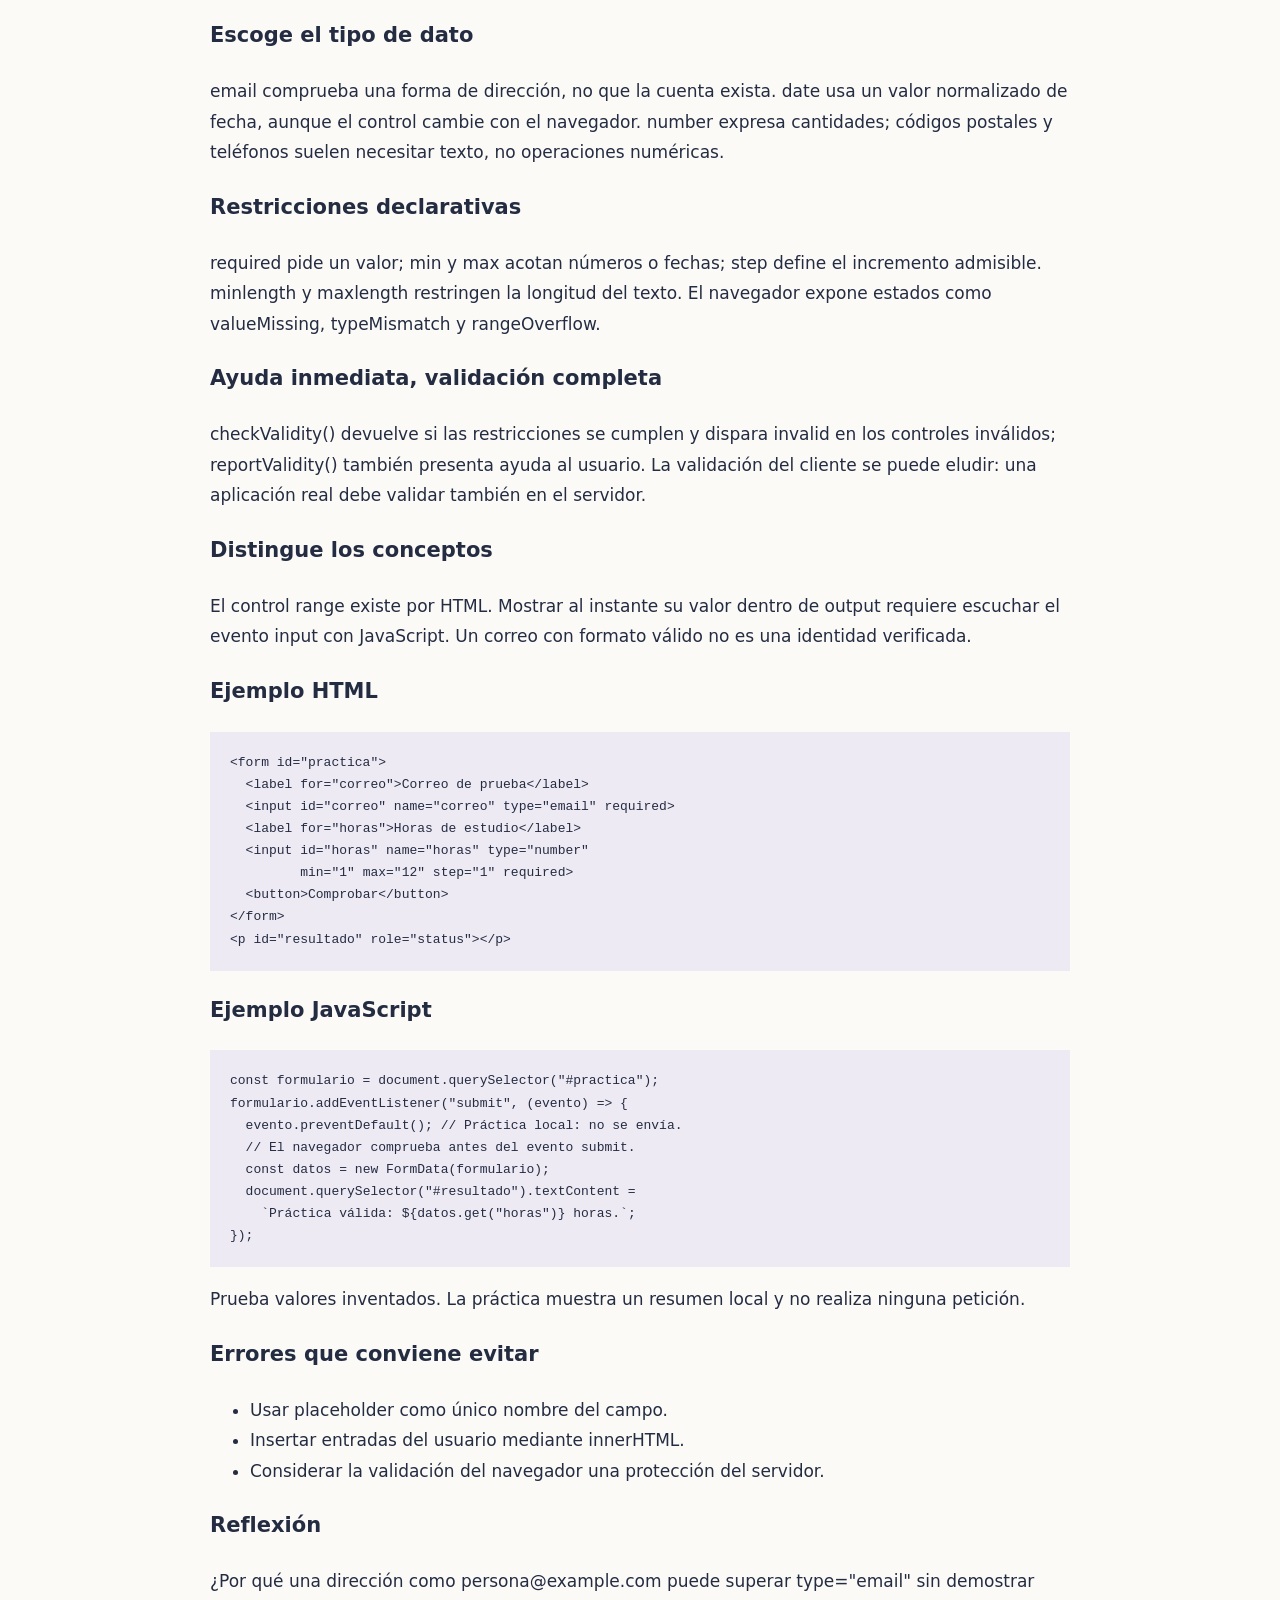
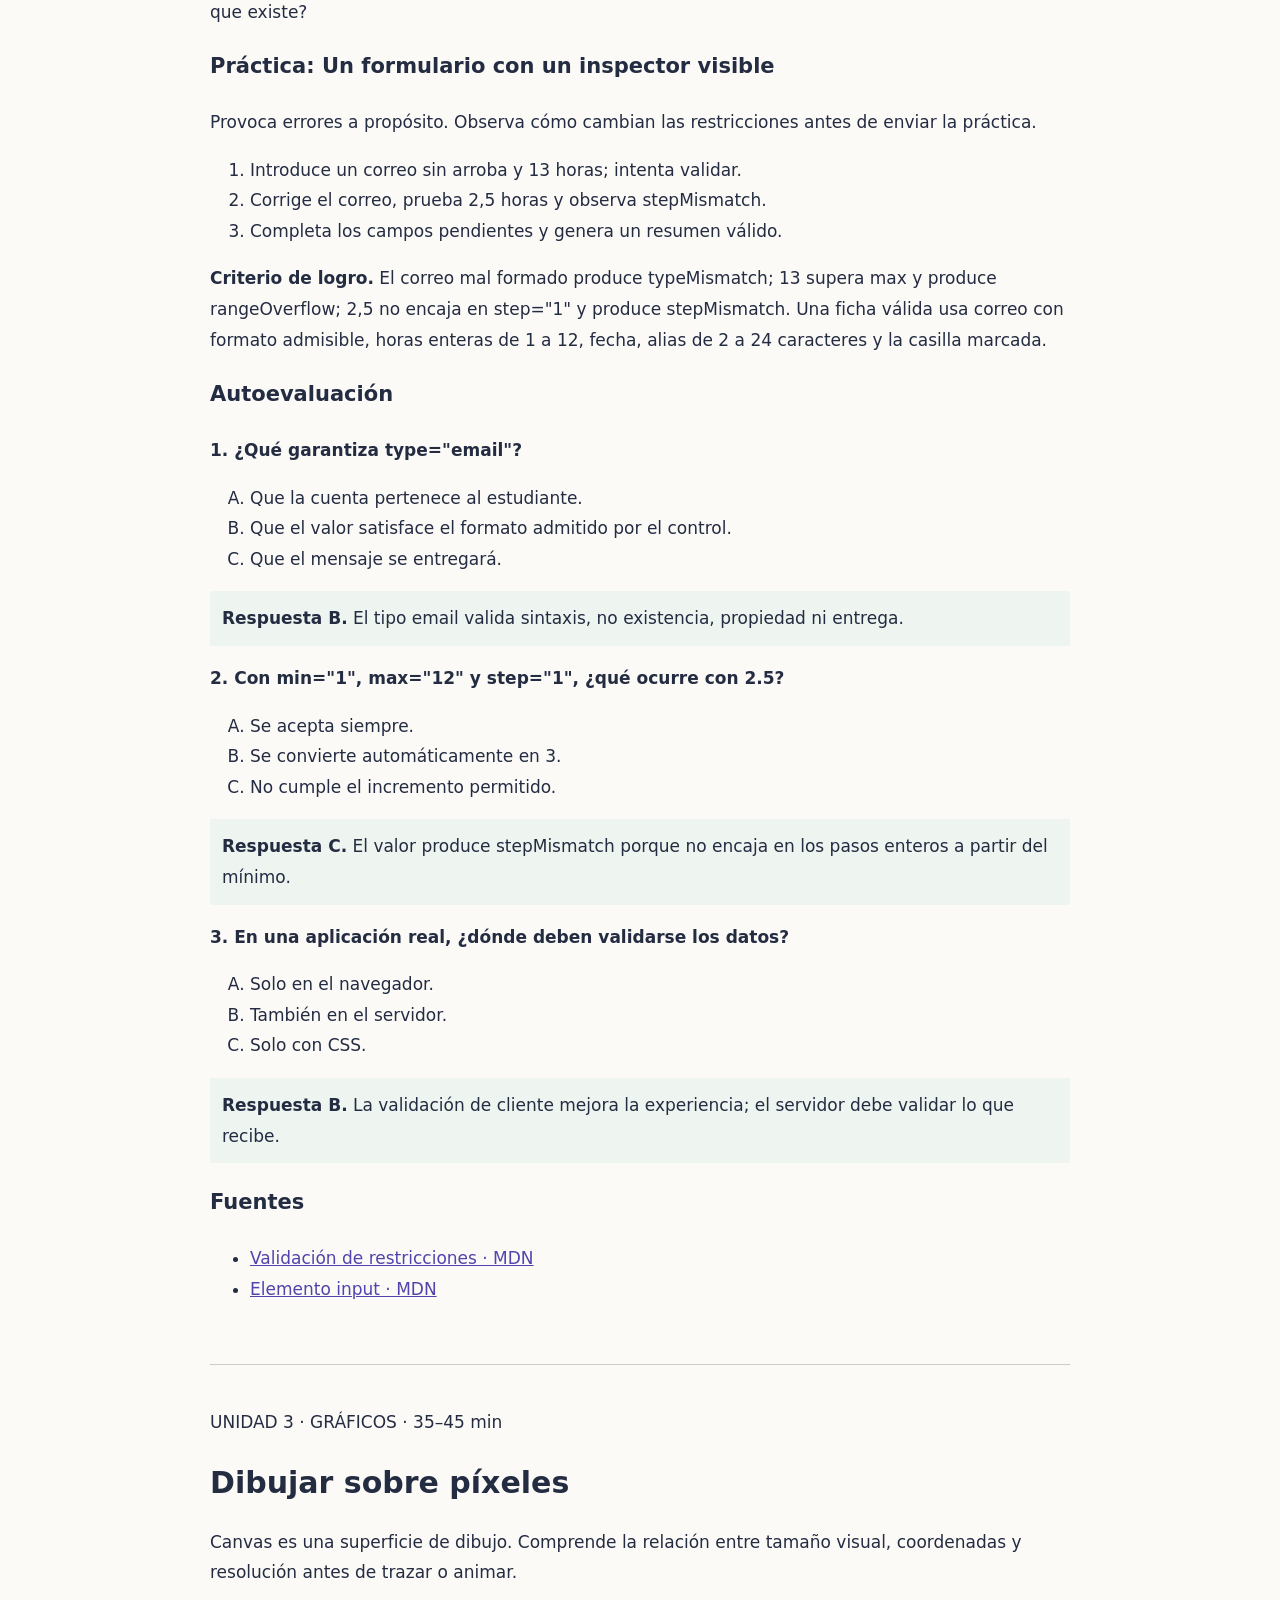
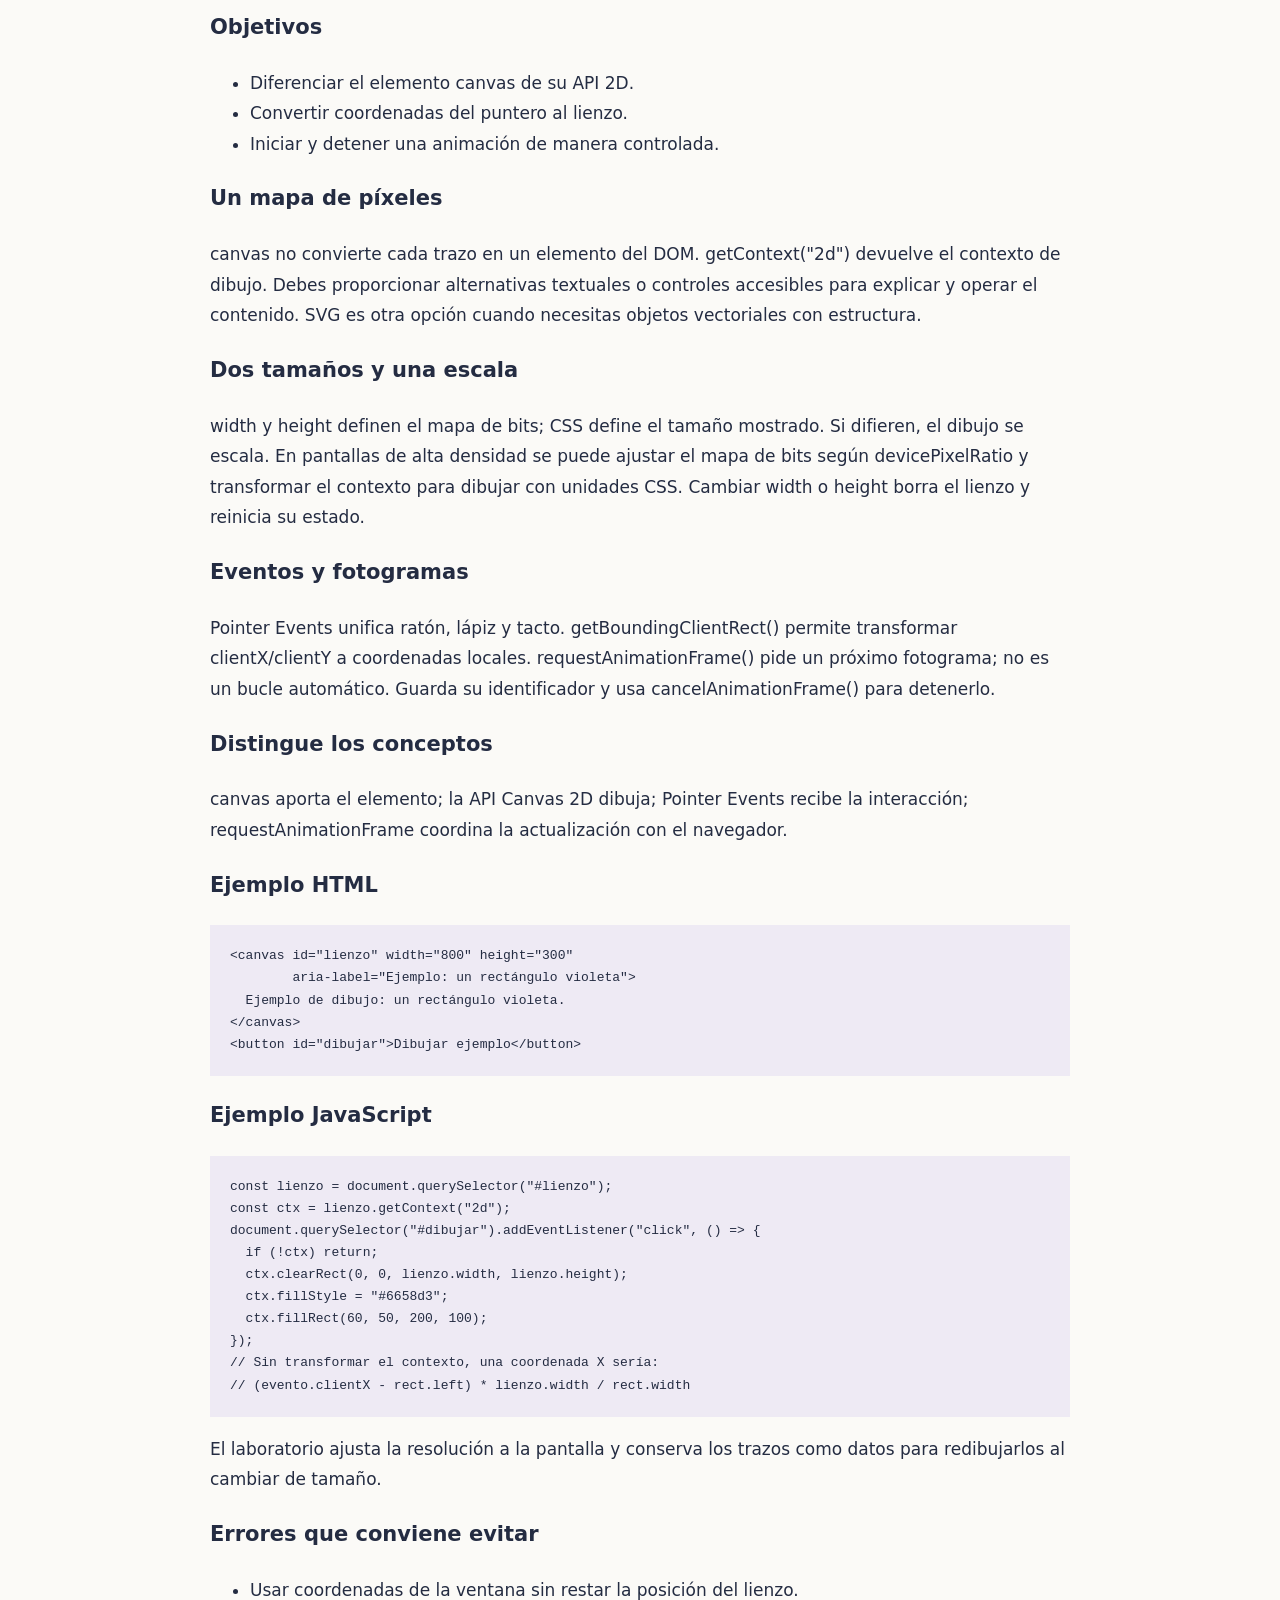
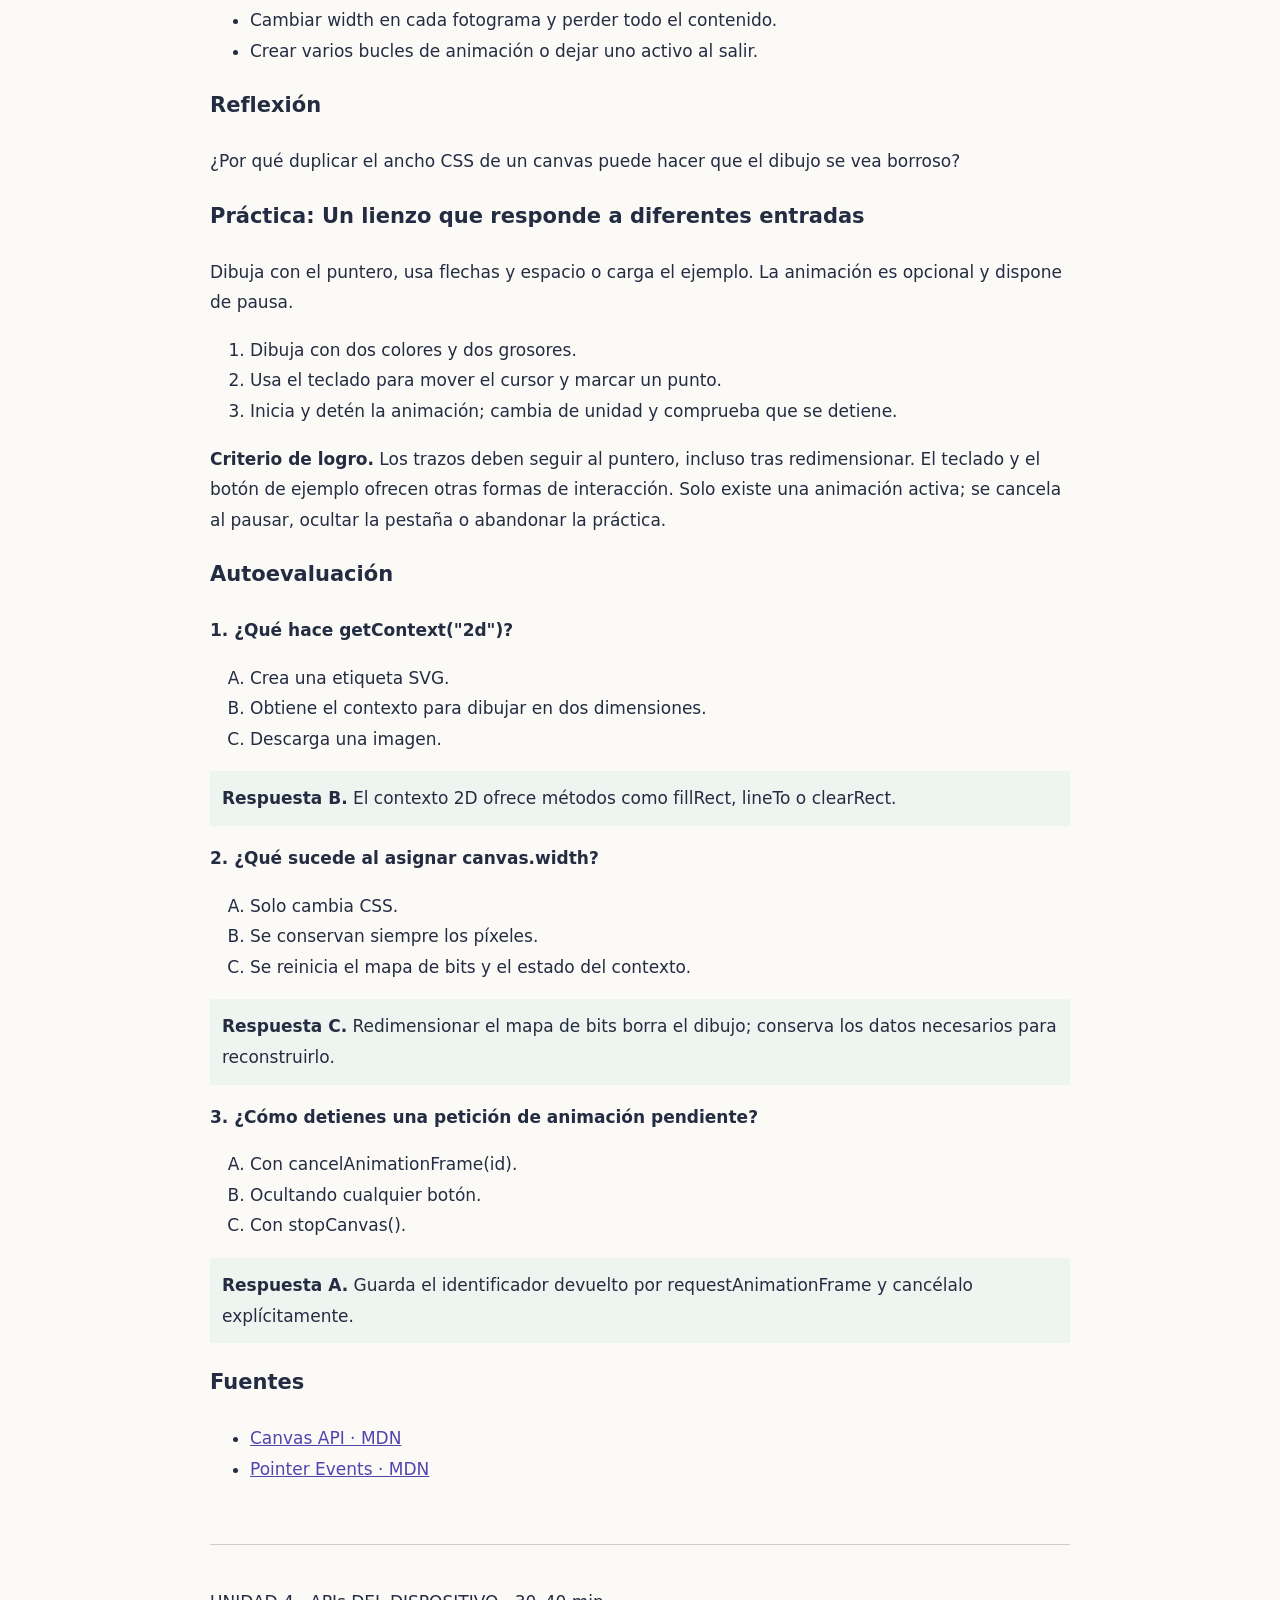
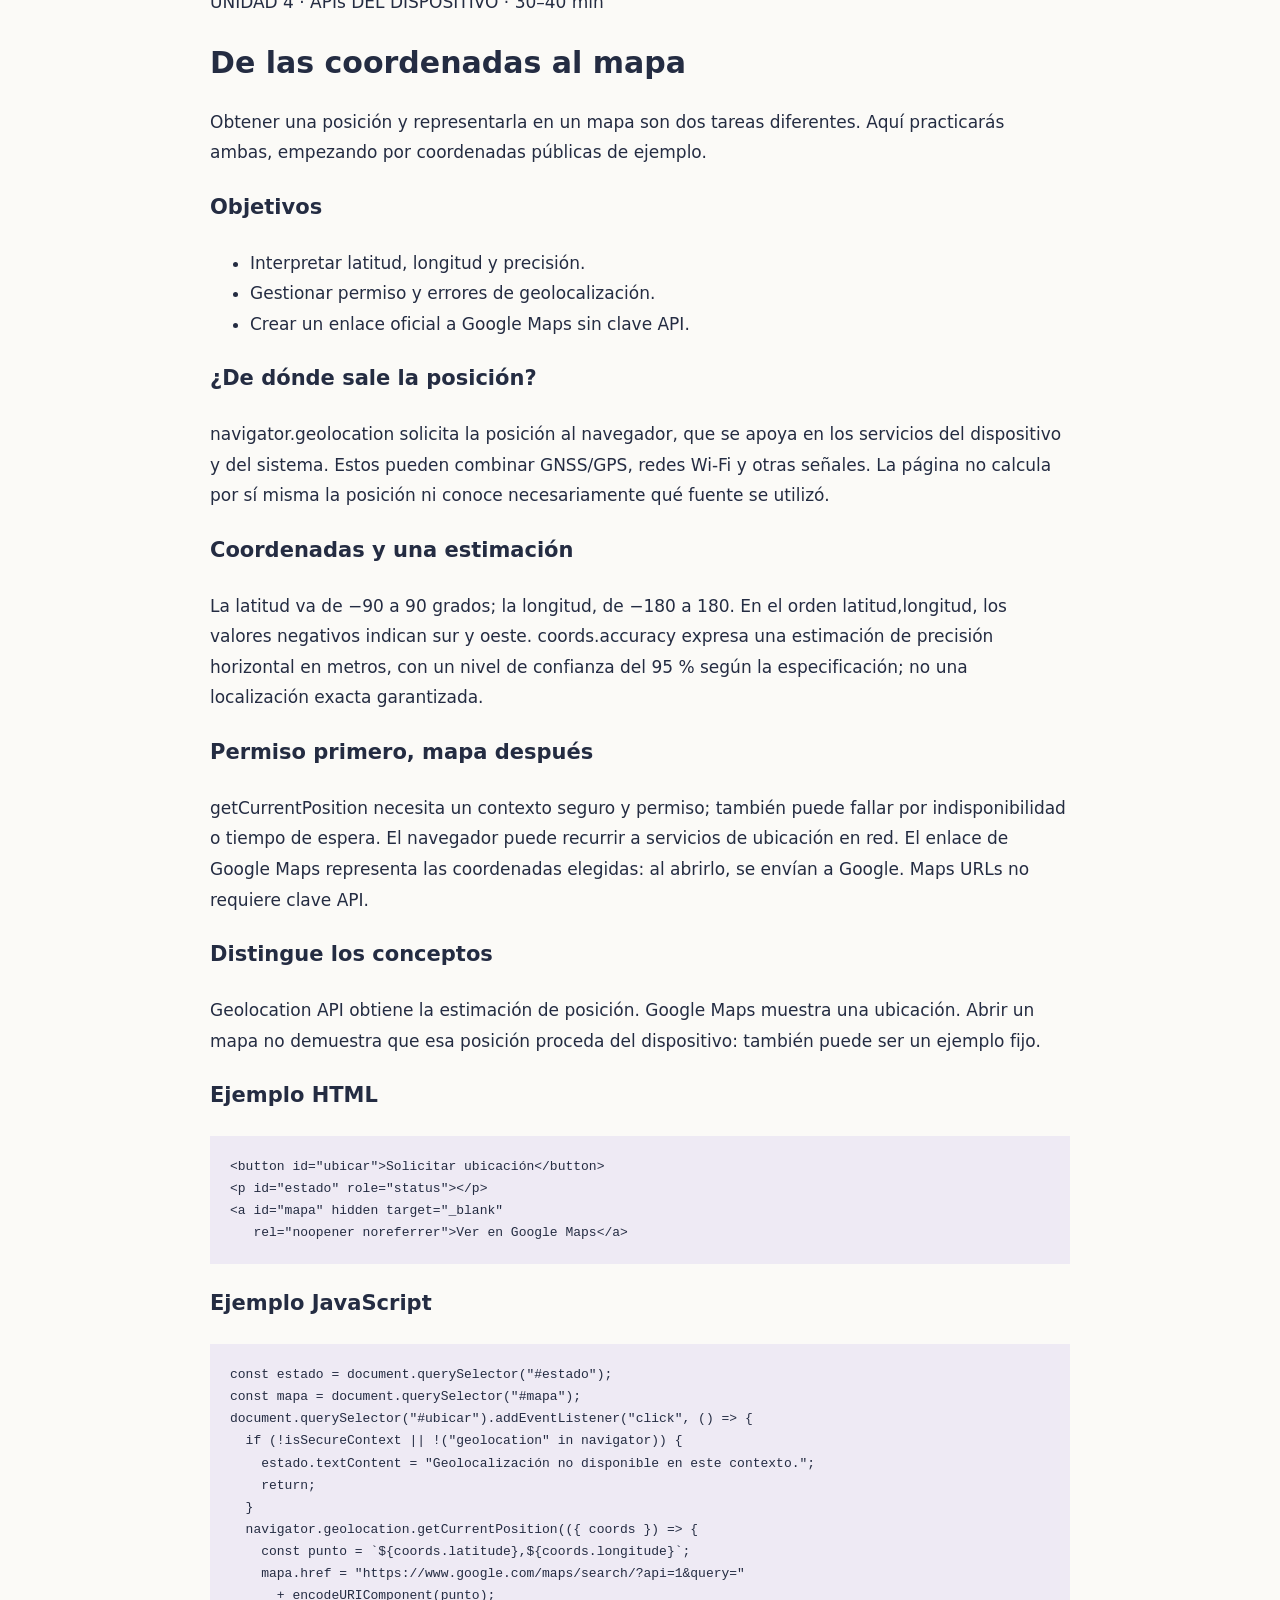
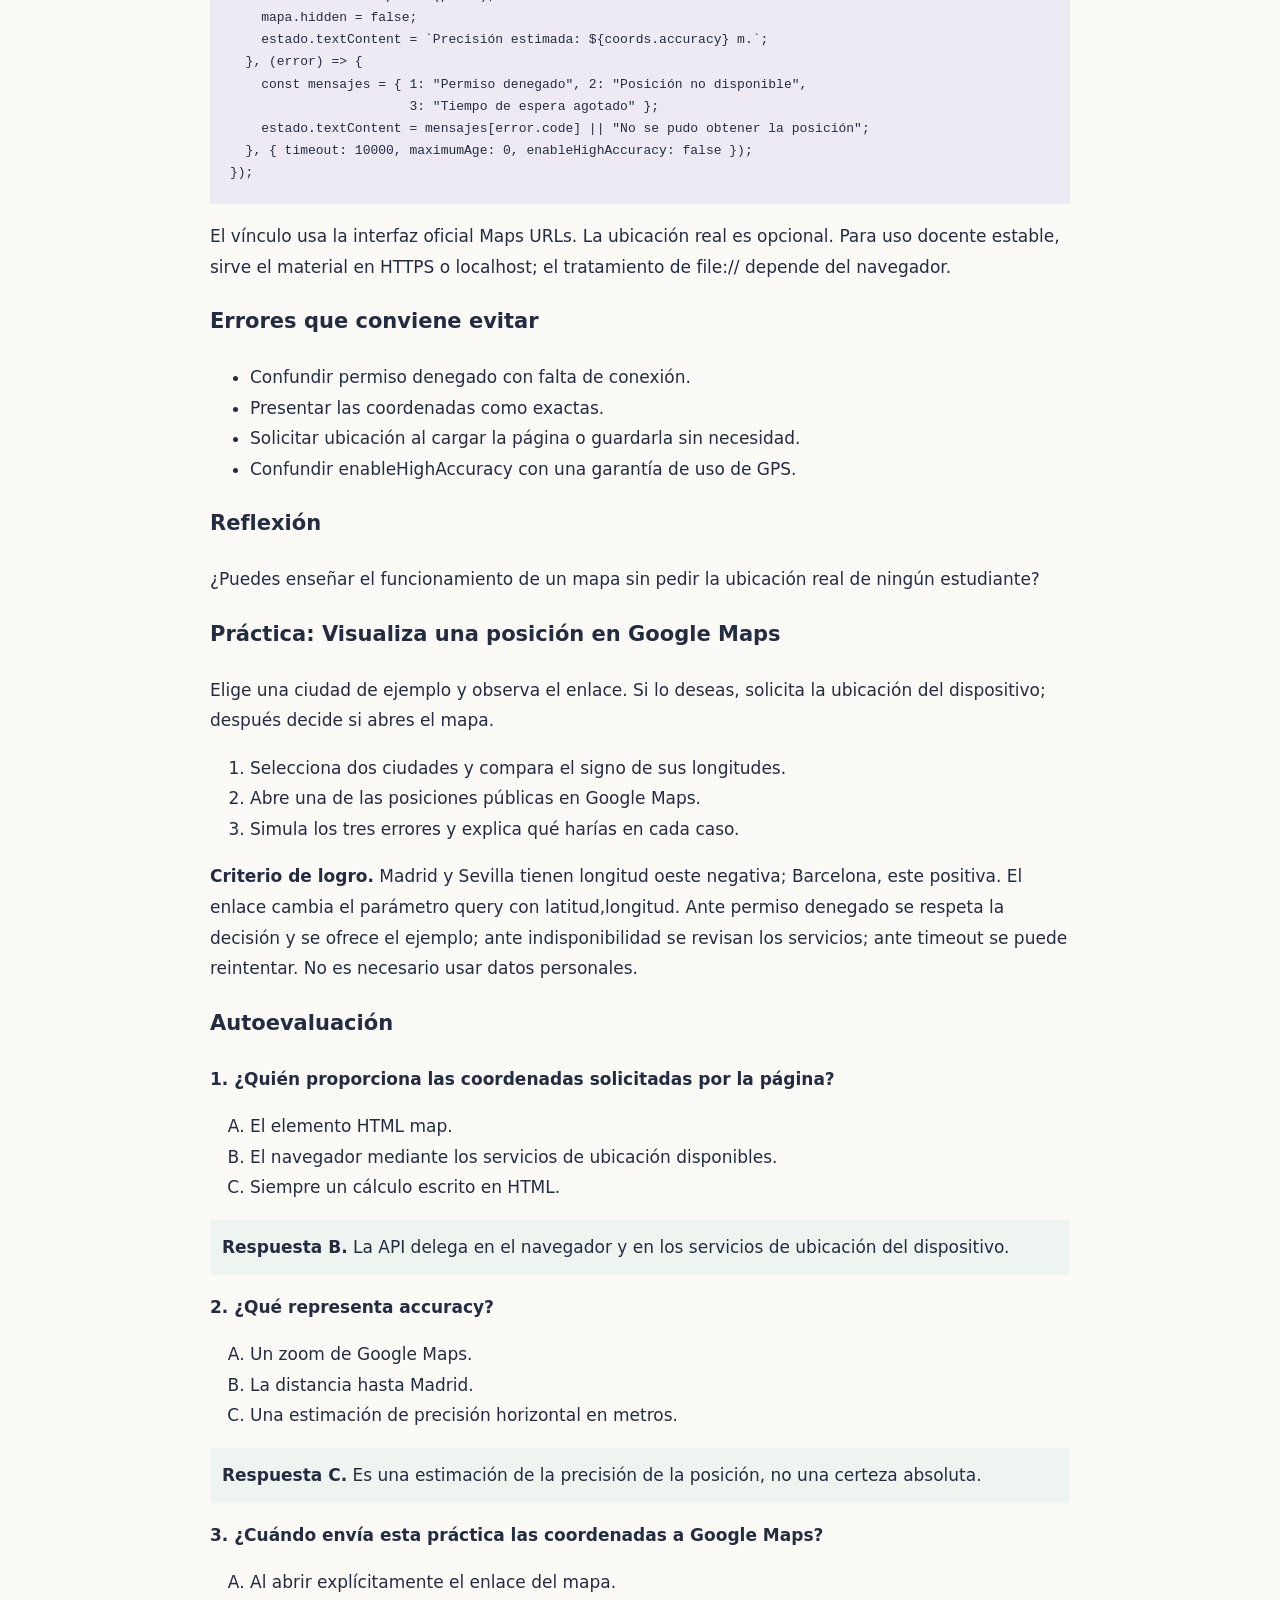
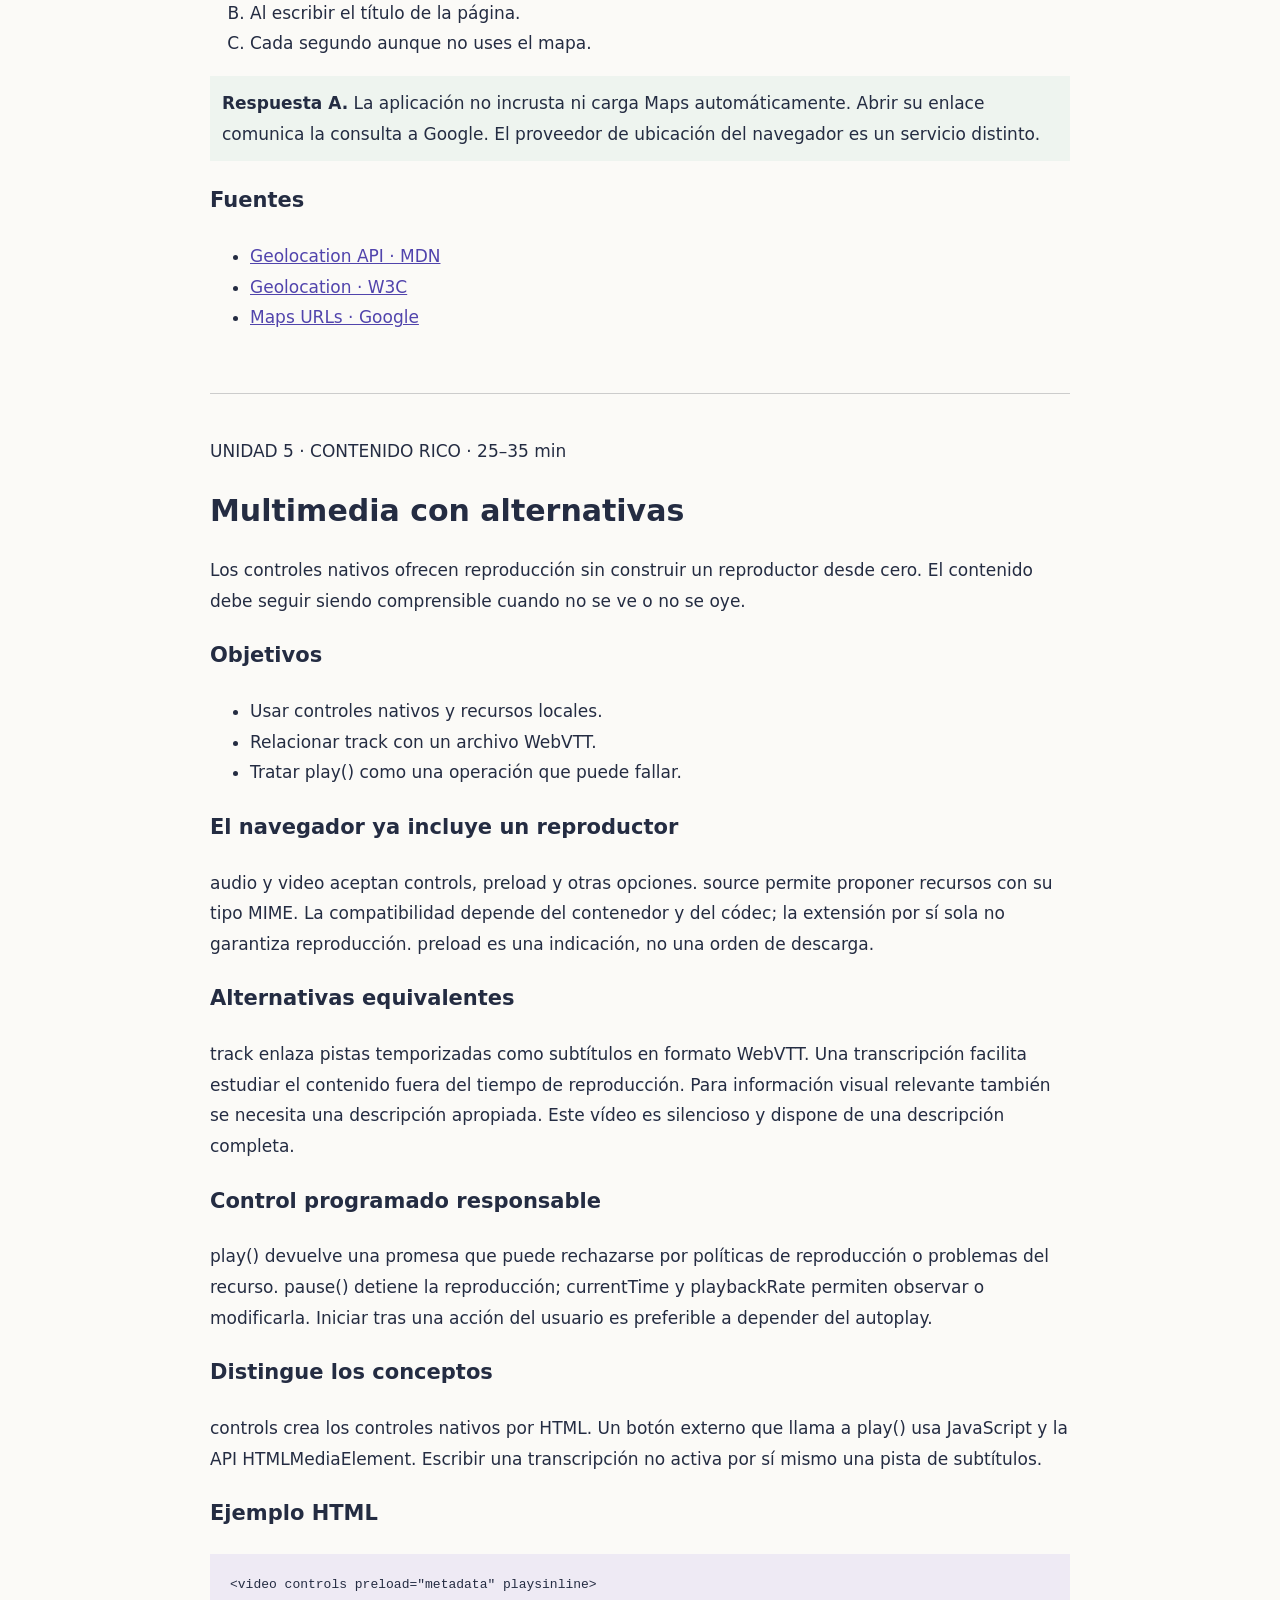
<file: html-lab-avanzado/GUIA-DE-ESTUDIO.html>
<!doctype html><html lang="es"><head><meta charset="utf-8"><meta name="viewport" content="width=device-width,initial-scale=1"><title>Guía de estudio · HTML LAB Ampliación</title><style>body{max-width:860px;margin:auto;padding:40px 24px;font:17px/1.8 system-ui;color:#242c42;background:#fbfaf7}h1{font-size:42px;line-height:1.2}h2{font-size:30px;line-height:1.3}h3{font-size:21px}a{color:#5144ac}section{border-top:1px solid #ccc;margin-top:60px;padding-top:25px}pre{padding:20px;background:#eeeaf4;font:13px/1.7 Consolas,monospace;white-space:pre-wrap;overflow-wrap:anywhere}.print-answer{background:#eef4ef;padding:12px}dt{margin-top:16px}dd{margin-left:0}nav{border-bottom:1px solid #ccc;padding-bottom:18px}@media print{body{font-size:11pt;background:white;padding:0;max-width:none}nav{display:none}section{break-before:page;border:0;margin:0;padding:0}pre{break-inside:avoid;font-size:9pt}.print-question{break-inside:avoid}.print-cover{padding-top:20mm}@page{size:A4;margin:20mm}}</style></head><body><nav><a href="index.html">← Volver al laboratorio interactivo</a> · Usa Imprimir en tu navegador para guardar en PDF.</nav><div class="print-cover"><p>LENGUAJE DE MARCAS · FORMACIÓN PROFESIONAL</p><h1>HTML LAB · Ampliación</h1><p>Más allá de las etiquetas</p><p>Guía de estudio · 9 unidades · 27 preguntas razonadas</p><p>Trabaja en tres pasos: comprende el concepto, experimenta en el laboratorio y comprueba lo aprendido. Los tiempos son orientativos. La guía incluye las soluciones para facilitar el estudio autónomo.</p><p>Edición: octubre de 2026. Recursos locales; las referencias y Google Maps requieren conexión. Consulta el README para las condiciones de cada API.</p><ol><li><a href="#guia-fundamentos">Las capas de la web</a></li><li><a href="#guia-formularios">Validación y controles</a></li><li><a href="#guia-canvas">Canvas e interacción</a></li><li><a href="#guia-geolocalizacion">Geolocalización y Google Maps</a></li><li><a href="#guia-multimedia">Audio, vídeo y subtítulos</a></li><li><a href="#guia-storage">Almacenamiento web</a></li><li><a href="#guia-dragdrop">Arrastrar y soltar</a></li><li><a href="#guia-workers">Web Workers</a></li><li><a href="#guia-interaccion">Details, dialog y popover</a></li></ol></div><section id="guia-fundamentos"><p>UNIDAD 1 · BASE CONCEPTUAL · 25–35 min</p><h2>HTML actual, con criterio</h2><p>Una página sólida empieza por asignar el trabajo correcto a cada tecnología. El marcado describe; CSS presenta; JavaScript programa el comportamiento.</p><h3>Objetivos</h3><ul><li>Distinguir HTML, CSS y APIs del navegador.</li><li>Elegir elementos por su significado.</li><li>Comprobar una página con el teclado.</li></ul><h3>Un estándar que evoluciona</h3><p>HTML se desarrolla como Living Standard. «HTML5» sigue siendo una expresión habitual, pero no designa todas las capacidades actuales del navegador. Aprende elementos y APIs concretas y comprueba su compatibilidad.</p><h3>El significado antes que la apariencia</h3><p>main identifica el contenido principal; section agrupa contenido temático, normalmente con un encabezado; article representa una pieza autónoma. Un div es un contenedor genérico. Que dos elementos se vean igual no significa que comuniquen lo mismo.</p><h3>Accesibilidad desde la estructura</h3><p>El idioma del documento, los encabezados ordenados, los nombres de controles y el foco visible ayudan a comprender y recorrer una página. Un botón nativo ofrece interacción con teclado; un div con un clic no adquiere automáticamente ese comportamiento.</p><h3>Distingue los conceptos</h3><p>Una etiqueta es parte del marcado. Una API es una interfaz de programación. Por ejemplo, canvas crea la superficie; getContext(&quot;2d&quot;) proporciona las operaciones para dibujar en ella.</p><h3>Ejemplo HTML</h3><pre><code>&lt;!DOCTYPE html&gt;
&lt;html lang=&quot;es&quot;&gt;
&lt;head&gt;
  &lt;meta charset=&quot;UTF-8&quot;&gt;
  &lt;meta name=&quot;viewport&quot; content=&quot;width=device-width, initial-scale=1&quot;&gt;
  &lt;title&gt;Mi cuaderno de prácticas&lt;/title&gt;
&lt;/head&gt;
&lt;body&gt;
  &lt;main&gt;
    &lt;h1&gt;Cuaderno de prácticas&lt;/h1&gt;
    &lt;section aria-labelledby=&quot;objetivo&quot;&gt;
      &lt;h2 id=&quot;objetivo&quot;&gt;Objetivo de hoy&lt;/h2&gt;
      &lt;p&gt;Dar significado al contenido.&lt;/p&gt;
      &lt;details&gt;
        &lt;summary&gt;Una pista&lt;/summary&gt;
        &lt;p&gt;Elige la etiqueta por su función.&lt;/p&gt;
      &lt;/details&gt;
    &lt;/section&gt;
  &lt;/main&gt;
&lt;/body&gt;
&lt;/html&gt;</code></pre><h3>Ejemplo JavaScript</h3><pre><code>// El navegador ofrece la API DOM.
const titulo = document.querySelector(&quot;h1&quot;);
// textContent inserta texto, sin interpretarlo como HTML.
titulo.textContent = &quot;Mi primera práctica&quot;;</code></pre><p>El laboratorio ejecuta el HTML editable en una vista aislada. Los ejemplos JavaScript son de lectura.</p><h3>Errores que conviene evitar</h3><ul><li>Usar h1…h6 solo por su tamaño visual.</li><li>Elegir section como sustituto universal de div.</li><li>Afirmar que geolocalización o Web Workers son etiquetas HTML.</li></ul><h3>Reflexión</h3><p>Si eliminas todo el CSS, ¿el contenido conserva un orden comprensible?</p><h3>Práctica: Edita la estructura, observa el significado</h3><p>Cambia el título y el contenido de la sección. Abre details y recorre el resultado con el teclado.</p><ol><li>Añade una segunda sección con su h2.</li><li>Incluye una lista de tres objetivos.</li><li>Comprueba el orden de encabezados y la interacción con details.</li></ol><p><strong>Criterio de logro.</strong> Debe quedar un h1 que identifica la página y dos secciones con h2. La lista utiliza ul y li. details se abre con su summary sin JavaScript. El tamaño de un título se cambia con CSS, no alterando su nivel semántico.</p><h3>Autoevaluación</h3><div class="print-question"><p><strong>1. ¿Qué describe mejor a HTML?</strong></p><ol type="A"><li>Define estructura y significado.</li><li>Calcula la ubicación del dispositivo.</li><li>Ejecuta tareas en segundo plano.</li></ol><p class="print-answer"><strong>Respuesta A.</strong> HTML es un lenguaje de marcado. La geolocalización y los Workers son APIs que se utilizan con JavaScript.</p></div><div class="print-question"><p><strong>2. ¿Cuándo elegirías article?</strong></p><ol type="A"><li>Para cualquier bloque con un borde.</li><li>Para una pieza de contenido con sentido autónomo.</li><li>Siempre que necesites dos columnas.</li></ol><p class="print-answer"><strong>Respuesta B.</strong> article expresa autonomía del contenido; los bordes y las columnas corresponden a la presentación.</p></div><div class="print-question"><p><strong>3. ¿Qué ofrece un button nativo?</strong></p><ol type="A"><li>Una base de semántica e interacción con teclado.</li><li>El código del servidor.</li><li>Acceso automático a la ubicación.</li></ol><p class="print-answer"><strong>Respuesta A.</strong> El control nativo incorpora semántica, foco y activación. Su acción específica puede requerir JavaScript.</p></div><h3>Fuentes</h3><ul><li><a href="https://html.spec.whatwg.org/">HTML Living Standard · WHATWG</a></li><li><a href="https://developer.mozilla.org/es/docs/Web/HTML/Reference/Elements">Elementos HTML · MDN</a></li></ul></section><section id="guia-formularios"><p>UNIDAD 2 · HTML EN ACCIÓN · 35–45 min</p><h2>Formularios que orientan</h2><p>Un formulario útil explica qué necesita, ofrece controles adecuados y ayuda a corregir los errores. La validación del navegador es el primer nivel de ayuda.</p><h3>Objetivos</h3><ul><li>Relacionar label con su control.</li><li>Aplicar required, min, max y step.</li><li>Interpretar validity sin confundir validación con seguridad.</li></ul><h3>Escoge el tipo de dato</h3><p>email comprueba una forma de dirección, no que la cuenta exista. date usa un valor normalizado de fecha, aunque el control cambie con el navegador. number expresa cantidades; códigos postales y teléfonos suelen necesitar texto, no operaciones numéricas.</p><h3>Restricciones declarativas</h3><p>required pide un valor; min y max acotan números o fechas; step define el incremento admisible. minlength y maxlength restringen la longitud del texto. El navegador expone estados como valueMissing, typeMismatch y rangeOverflow.</p><h3>Ayuda inmediata, validación completa</h3><p>checkValidity() devuelve si las restricciones se cumplen y dispara invalid en los controles inválidos; reportValidity() también presenta ayuda al usuario. La validación del cliente se puede eludir: una aplicación real debe validar también en el servidor.</p><h3>Distingue los conceptos</h3><p>El control range existe por HTML. Mostrar al instante su valor dentro de output requiere escuchar el evento input con JavaScript. Un correo con formato válido no es una identidad verificada.</p><h3>Ejemplo HTML</h3><pre><code>&lt;form id=&quot;practica&quot;&gt;
  &lt;label for=&quot;correo&quot;&gt;Correo de prueba&lt;/label&gt;
  &lt;input id=&quot;correo&quot; name=&quot;correo&quot; type=&quot;email&quot; required&gt;
  &lt;label for=&quot;horas&quot;&gt;Horas de estudio&lt;/label&gt;
  &lt;input id=&quot;horas&quot; name=&quot;horas&quot; type=&quot;number&quot;
         min=&quot;1&quot; max=&quot;12&quot; step=&quot;1&quot; required&gt;
  &lt;button&gt;Comprobar&lt;/button&gt;
&lt;/form&gt;
&lt;p id=&quot;resultado&quot; role=&quot;status&quot;&gt;&lt;/p&gt;</code></pre><h3>Ejemplo JavaScript</h3><pre><code>const formulario = document.querySelector(&quot;#practica&quot;);
formulario.addEventListener(&quot;submit&quot;, (evento) =&gt; {
  evento.preventDefault(); // Práctica local: no se envía.
  // El navegador comprueba antes del evento submit.
  const datos = new FormData(formulario);
  document.querySelector(&quot;#resultado&quot;).textContent =
    `Práctica válida: ${datos.get(&quot;horas&quot;)} horas.`;
});</code></pre><p>Prueba valores inventados. La práctica muestra un resumen local y no realiza ninguna petición.</p><h3>Errores que conviene evitar</h3><ul><li>Usar placeholder como único nombre del campo.</li><li>Insertar entradas del usuario mediante innerHTML.</li><li>Considerar la validación del navegador una protección del servidor.</li></ul><h3>Reflexión</h3><p>¿Por qué una dirección como persona@example.com puede superar type=&quot;email&quot; sin demostrar que existe?</p><h3>Práctica: Un formulario con un inspector visible</h3><p>Provoca errores a propósito. Observa cómo cambian las restricciones antes de enviar la práctica.</p><ol><li>Introduce un correo sin arroba y 13 horas; intenta validar.</li><li>Corrige el correo, prueba 2,5 horas y observa stepMismatch.</li><li>Completa los campos pendientes y genera un resumen válido.</li></ol><p><strong>Criterio de logro.</strong> El correo mal formado produce typeMismatch; 13 supera max y produce rangeOverflow; 2,5 no encaja en step=&quot;1&quot; y produce stepMismatch. Una ficha válida usa correo con formato admisible, horas enteras de 1 a 12, fecha, alias de 2 a 24 caracteres y la casilla marcada.</p><h3>Autoevaluación</h3><div class="print-question"><p><strong>1. ¿Qué garantiza type=&quot;email&quot;?</strong></p><ol type="A"><li>Que la cuenta pertenece al estudiante.</li><li>Que el valor satisface el formato admitido por el control.</li><li>Que el mensaje se entregará.</li></ol><p class="print-answer"><strong>Respuesta B.</strong> El tipo email valida sintaxis, no existencia, propiedad ni entrega.</p></div><div class="print-question"><p><strong>2. Con min=&quot;1&quot;, max=&quot;12&quot; y step=&quot;1&quot;, ¿qué ocurre con 2.5?</strong></p><ol type="A"><li>Se acepta siempre.</li><li>Se convierte automáticamente en 3.</li><li>No cumple el incremento permitido.</li></ol><p class="print-answer"><strong>Respuesta C.</strong> El valor produce stepMismatch porque no encaja en los pasos enteros a partir del mínimo.</p></div><div class="print-question"><p><strong>3. En una aplicación real, ¿dónde deben validarse los datos?</strong></p><ol type="A"><li>Solo en el navegador.</li><li>También en el servidor.</li><li>Solo con CSS.</li></ol><p class="print-answer"><strong>Respuesta B.</strong> La validación de cliente mejora la experiencia; el servidor debe validar lo que recibe.</p></div><h3>Fuentes</h3><ul><li><a href="https://developer.mozilla.org/en-US/docs/Web/HTML/Guides/Constraint_validation">Validación de restricciones · MDN</a></li><li><a href="https://developer.mozilla.org/es/docs/Web/HTML/Reference/Elements/input">Elemento input · MDN</a></li></ul></section><section id="guia-canvas"><p>UNIDAD 3 · GRÁFICOS · 35–45 min</p><h2>Dibujar sobre píxeles</h2><p>Canvas es una superficie de dibujo. Comprende la relación entre tamaño visual, coordenadas y resolución antes de trazar o animar.</p><h3>Objetivos</h3><ul><li>Diferenciar el elemento canvas de su API 2D.</li><li>Convertir coordenadas del puntero al lienzo.</li><li>Iniciar y detener una animación de manera controlada.</li></ul><h3>Un mapa de píxeles</h3><p>canvas no convierte cada trazo en un elemento del DOM. getContext(&quot;2d&quot;) devuelve el contexto de dibujo. Debes proporcionar alternativas textuales o controles accesibles para explicar y operar el contenido. SVG es otra opción cuando necesitas objetos vectoriales con estructura.</p><h3>Dos tamaños y una escala</h3><p>width y height definen el mapa de bits; CSS define el tamaño mostrado. Si difieren, el dibujo se escala. En pantallas de alta densidad se puede ajustar el mapa de bits según devicePixelRatio y transformar el contexto para dibujar con unidades CSS. Cambiar width o height borra el lienzo y reinicia su estado.</p><h3>Eventos y fotogramas</h3><p>Pointer Events unifica ratón, lápiz y tacto. getBoundingClientRect() permite transformar clientX/clientY a coordenadas locales. requestAnimationFrame() pide un próximo fotograma; no es un bucle automático. Guarda su identificador y usa cancelAnimationFrame() para detenerlo.</p><h3>Distingue los conceptos</h3><p>canvas aporta el elemento; la API Canvas 2D dibuja; Pointer Events recibe la interacción; requestAnimationFrame coordina la actualización con el navegador.</p><h3>Ejemplo HTML</h3><pre><code>&lt;canvas id=&quot;lienzo&quot; width=&quot;800&quot; height=&quot;300&quot;
        aria-label=&quot;Ejemplo: un rectángulo violeta&quot;&gt;
  Ejemplo de dibujo: un rectángulo violeta.
&lt;/canvas&gt;
&lt;button id=&quot;dibujar&quot;&gt;Dibujar ejemplo&lt;/button&gt;</code></pre><h3>Ejemplo JavaScript</h3><pre><code>const lienzo = document.querySelector(&quot;#lienzo&quot;);
const ctx = lienzo.getContext(&quot;2d&quot;);
document.querySelector(&quot;#dibujar&quot;).addEventListener(&quot;click&quot;, () =&gt; {
  if (!ctx) return;
  ctx.clearRect(0, 0, lienzo.width, lienzo.height);
  ctx.fillStyle = &quot;#6658d3&quot;;
  ctx.fillRect(60, 50, 200, 100);
});
// Sin transformar el contexto, una coordenada X sería:
// (evento.clientX - rect.left) * lienzo.width / rect.width</code></pre><p>El laboratorio ajusta la resolución a la pantalla y conserva los trazos como datos para redibujarlos al cambiar de tamaño.</p><h3>Errores que conviene evitar</h3><ul><li>Usar coordenadas de la ventana sin restar la posición del lienzo.</li><li>Cambiar width en cada fotograma y perder todo el contenido.</li><li>Crear varios bucles de animación o dejar uno activo al salir.</li></ul><h3>Reflexión</h3><p>¿Por qué duplicar el ancho CSS de un canvas puede hacer que el dibujo se vea borroso?</p><h3>Práctica: Un lienzo que responde a diferentes entradas</h3><p>Dibuja con el puntero, usa flechas y espacio o carga el ejemplo. La animación es opcional y dispone de pausa.</p><ol><li>Dibuja con dos colores y dos grosores.</li><li>Usa el teclado para mover el cursor y marcar un punto.</li><li>Inicia y detén la animación; cambia de unidad y comprueba que se detiene.</li></ol><p><strong>Criterio de logro.</strong> Los trazos deben seguir al puntero, incluso tras redimensionar. El teclado y el botón de ejemplo ofrecen otras formas de interacción. Solo existe una animación activa; se cancela al pausar, ocultar la pestaña o abandonar la práctica.</p><h3>Autoevaluación</h3><div class="print-question"><p><strong>1. ¿Qué hace getContext(&quot;2d&quot;)?</strong></p><ol type="A"><li>Crea una etiqueta SVG.</li><li>Obtiene el contexto para dibujar en dos dimensiones.</li><li>Descarga una imagen.</li></ol><p class="print-answer"><strong>Respuesta B.</strong> El contexto 2D ofrece métodos como fillRect, lineTo o clearRect.</p></div><div class="print-question"><p><strong>2. ¿Qué sucede al asignar canvas.width?</strong></p><ol type="A"><li>Solo cambia CSS.</li><li>Se conservan siempre los píxeles.</li><li>Se reinicia el mapa de bits y el estado del contexto.</li></ol><p class="print-answer"><strong>Respuesta C.</strong> Redimensionar el mapa de bits borra el dibujo; conserva los datos necesarios para reconstruirlo.</p></div><div class="print-question"><p><strong>3. ¿Cómo detienes una petición de animación pendiente?</strong></p><ol type="A"><li>Con cancelAnimationFrame(id).</li><li>Ocultando cualquier botón.</li><li>Con stopCanvas().</li></ol><p class="print-answer"><strong>Respuesta A.</strong> Guarda el identificador devuelto por requestAnimationFrame y cancélalo explícitamente.</p></div><h3>Fuentes</h3><ul><li><a href="https://developer.mozilla.org/en-US/docs/Web/API/Canvas_API">Canvas API · MDN</a></li><li><a href="https://developer.mozilla.org/en-US/docs/Web/API/Pointer_events/Using_Pointer_Events">Pointer Events · MDN</a></li></ul></section><section id="guia-geolocalizacion"><p>UNIDAD 4 · APIs DEL DISPOSITIVO · 30–40 min</p><h2>De las coordenadas al mapa</h2><p>Obtener una posición y representarla en un mapa son dos tareas diferentes. Aquí practicarás ambas, empezando por coordenadas públicas de ejemplo.</p><h3>Objetivos</h3><ul><li>Interpretar latitud, longitud y precisión.</li><li>Gestionar permiso y errores de geolocalización.</li><li>Crear un enlace oficial a Google Maps sin clave API.</li></ul><h3>¿De dónde sale la posición?</h3><p>navigator.geolocation solicita la posición al navegador, que se apoya en los servicios del dispositivo y del sistema. Estos pueden combinar GNSS/GPS, redes Wi-Fi y otras señales. La página no calcula por sí misma la posición ni conoce necesariamente qué fuente se utilizó.</p><h3>Coordenadas y una estimación</h3><p>La latitud va de −90 a 90 grados; la longitud, de −180 a 180. En el orden latitud,longitud, los valores negativos indican sur y oeste. coords.accuracy expresa una estimación de precisión horizontal en metros, con un nivel de confianza del 95 % según la especificación; no una localización exacta garantizada.</p><h3>Permiso primero, mapa después</h3><p>getCurrentPosition necesita un contexto seguro y permiso; también puede fallar por indisponibilidad o tiempo de espera. El navegador puede recurrir a servicios de ubicación en red. El enlace de Google Maps representa las coordenadas elegidas: al abrirlo, se envían a Google. Maps URLs no requiere clave API.</p><h3>Distingue los conceptos</h3><p>Geolocation API obtiene la estimación de posición. Google Maps muestra una ubicación. Abrir un mapa no demuestra que esa posición proceda del dispositivo: también puede ser un ejemplo fijo.</p><h3>Ejemplo HTML</h3><pre><code>&lt;button id=&quot;ubicar&quot;&gt;Solicitar ubicación&lt;/button&gt;
&lt;p id=&quot;estado&quot; role=&quot;status&quot;&gt;&lt;/p&gt;
&lt;a id=&quot;mapa&quot; hidden target=&quot;_blank&quot;
   rel=&quot;noopener noreferrer&quot;&gt;Ver en Google Maps&lt;/a&gt;</code></pre><h3>Ejemplo JavaScript</h3><pre><code>const estado = document.querySelector(&quot;#estado&quot;);
const mapa = document.querySelector(&quot;#mapa&quot;);
document.querySelector(&quot;#ubicar&quot;).addEventListener(&quot;click&quot;, () =&gt; {
  if (!isSecureContext || !(&quot;geolocation&quot; in navigator)) {
    estado.textContent = &quot;Geolocalización no disponible en este contexto.&quot;;
    return;
  }
  navigator.geolocation.getCurrentPosition(({ coords }) =&gt; {
    const punto = `${coords.latitude},${coords.longitude}`;
    mapa.href = &quot;https://www.google.com/maps/search/?api=1&amp;query=&quot;
      + encodeURIComponent(punto);
    mapa.hidden = false;
    estado.textContent = `Precisión estimada: ${coords.accuracy} m.`;
  }, (error) =&gt; {
    const mensajes = { 1: &quot;Permiso denegado&quot;, 2: &quot;Posición no disponible&quot;,
                       3: &quot;Tiempo de espera agotado&quot; };
    estado.textContent = mensajes[error.code] || &quot;No se pudo obtener la posición&quot;;
  }, { timeout: 10000, maximumAge: 0, enableHighAccuracy: false });
});</code></pre><p>El vínculo usa la interfaz oficial Maps URLs. La ubicación real es opcional. Para uso docente estable, sirve el material en HTTPS o localhost; el tratamiento de file:// depende del navegador.</p><h3>Errores que conviene evitar</h3><ul><li>Confundir permiso denegado con falta de conexión.</li><li>Presentar las coordenadas como exactas.</li><li>Solicitar ubicación al cargar la página o guardarla sin necesidad.</li><li>Confundir enableHighAccuracy con una garantía de uso de GPS.</li></ul><h3>Reflexión</h3><p>¿Puedes enseñar el funcionamiento de un mapa sin pedir la ubicación real de ningún estudiante?</p><h3>Práctica: Visualiza una posición en Google Maps</h3><p>Elige una ciudad de ejemplo y observa el enlace. Si lo deseas, solicita la ubicación del dispositivo; después decide si abres el mapa.</p><ol><li>Selecciona dos ciudades y compara el signo de sus longitudes.</li><li>Abre una de las posiciones públicas en Google Maps.</li><li>Simula los tres errores y explica qué harías en cada caso.</li></ol><p><strong>Criterio de logro.</strong> Madrid y Sevilla tienen longitud oeste negativa; Barcelona, este positiva. El enlace cambia el parámetro query con latitud,longitud. Ante permiso denegado se respeta la decisión y se ofrece el ejemplo; ante indisponibilidad se revisan los servicios; ante timeout se puede reintentar. No es necesario usar datos personales.</p><h3>Autoevaluación</h3><div class="print-question"><p><strong>1. ¿Quién proporciona las coordenadas solicitadas por la página?</strong></p><ol type="A"><li>El elemento HTML map.</li><li>El navegador mediante los servicios de ubicación disponibles.</li><li>Siempre un cálculo escrito en HTML.</li></ol><p class="print-answer"><strong>Respuesta B.</strong> La API delega en el navegador y en los servicios de ubicación del dispositivo.</p></div><div class="print-question"><p><strong>2. ¿Qué representa accuracy?</strong></p><ol type="A"><li>Un zoom de Google Maps.</li><li>La distancia hasta Madrid.</li><li>Una estimación de precisión horizontal en metros.</li></ol><p class="print-answer"><strong>Respuesta C.</strong> Es una estimación de la precisión de la posición, no una certeza absoluta.</p></div><div class="print-question"><p><strong>3. ¿Cuándo envía esta práctica las coordenadas a Google Maps?</strong></p><ol type="A"><li>Al abrir explícitamente el enlace del mapa.</li><li>Al escribir el título de la página.</li><li>Cada segundo aunque no uses el mapa.</li></ol><p class="print-answer"><strong>Respuesta A.</strong> La aplicación no incrusta ni carga Maps automáticamente. Abrir su enlace comunica la consulta a Google. El proveedor de ubicación del navegador es un servicio distinto.</p></div><h3>Fuentes</h3><ul><li><a href="https://developer.mozilla.org/en-US/docs/Web/API/Geolocation_API">Geolocation API · MDN</a></li><li><a href="https://www.w3.org/TR/geolocation/">Geolocation · W3C</a></li><li><a href="https://developers.google.com/maps/documentation/urls/get-started">Maps URLs · Google</a></li></ul></section><section id="guia-multimedia"><p>UNIDAD 5 · CONTENIDO RICO · 25–35 min</p><h2>Multimedia con alternativas</h2><p>Los controles nativos ofrecen reproducción sin construir un reproductor desde cero. El contenido debe seguir siendo comprensible cuando no se ve o no se oye.</p><h3>Objetivos</h3><ul><li>Usar controles nativos y recursos locales.</li><li>Relacionar track con un archivo WebVTT.</li><li>Tratar play() como una operación que puede fallar.</li></ul><h3>El navegador ya incluye un reproductor</h3><p>audio y video aceptan controls, preload y otras opciones. source permite proponer recursos con su tipo MIME. La compatibilidad depende del contenedor y del códec; la extensión por sí sola no garantiza reproducción. preload es una indicación, no una orden de descarga.</p><h3>Alternativas equivalentes</h3><p>track enlaza pistas temporizadas como subtítulos en formato WebVTT. Una transcripción facilita estudiar el contenido fuera del tiempo de reproducción. Para información visual relevante también se necesita una descripción apropiada. Este vídeo es silencioso y dispone de una descripción completa.</p><h3>Control programado responsable</h3><p>play() devuelve una promesa que puede rechazarse por políticas de reproducción o problemas del recurso. pause() detiene la reproducción; currentTime y playbackRate permiten observar o modificarla. Iniciar tras una acción del usuario es preferible a depender del autoplay.</p><h3>Distingue los conceptos</h3><p>controls crea los controles nativos por HTML. Un botón externo que llama a play() usa JavaScript y la API HTMLMediaElement. Escribir una transcripción no activa por sí mismo una pista de subtítulos.</p><h3>Ejemplo HTML</h3><pre><code>&lt;video controls preload=&quot;metadata&quot; playsinline&gt;
  &lt;source src=&quot;assets/tres-capas.webm&quot; type=&quot;video/webm&quot;&gt;
  &lt;track kind=&quot;captions&quot; src=&quot;assets/subtitulos.vtt&quot;
         srclang=&quot;es&quot; label=&quot;Español&quot; default&gt;
  Tu navegador no puede mostrar este vídeo.
&lt;/video&gt;
&lt;p&gt;Descripción: HTML estructura; CSS presenta;
   JavaScript y las APIs aportan comportamiento.&lt;/p&gt;</code></pre><h3>Ejemplo JavaScript</h3><pre><code>const video = document.querySelector(&quot;video&quot;);
async function reproducir() {
  try {
    await video.play();
  } catch (error) {
    // Mostrar una alternativa y un mensaje comprensible.
    document.querySelector(&quot;#estado&quot;).textContent =
      &quot;No se pudo reproducir. Usa los controles o la descripción.&quot;;
  }
}
// Enlaza la función al clic de un botón.</code></pre><p>Los medios del laboratorio son originales y locales. Algunos navegadores restringen pistas VTT desde file://; en localhost o HTTPS se sirven con su MIME correcto.</p><h3>Errores que conviene evitar</h3><ul><li>Confiar en autoplay con sonido.</li><li>Confundir subtítulos con una transcripción completa.</li><li>Usar únicamente un servicio externo para una práctica que debe funcionar sin conexión.</li></ul><h3>Reflexión</h3><p>¿Puede estudiar esta explicación alguien que ha desactivado el sonido o no puede ver el vídeo?</p><h3>Práctica: Tres capas, tres formas de acceder al contenido</h3><p>Reproduce un clip local, cambia su velocidad y compara la pista de texto con la descripción. El audio contiene tres notas, no locución.</p><ol><li>Reproduce y pausa el vídeo desde ambos tipos de controles.</li><li>Activa los subtítulos si tu navegador los ofrece.</li><li>Consulta la descripción y escucha las tres notas del audio.</li></ol><p><strong>Criterio de logro.</strong> El vídeo explica las mismas tres capas que la descripción textual. La pista temporizada sigue cada parte del clip; la descripción permanece disponible. El audio contiene tres notas ascendentes y no aporta información necesaria que falte en el texto.</p><h3>Autoevaluación</h3><div class="print-question"><p><strong>1. ¿Qué activa controls?</strong></p><ol type="A"><li>Una descarga obligatoria.</li><li>Los controles nativos del reproductor.</li><li>La cámara del dispositivo.</li></ol><p class="print-answer"><strong>Respuesta B.</strong> controls solicita la interfaz de reproducción del navegador.</p></div><div class="print-question"><p><strong>2. ¿Qué formato usa esta pista track?</strong></p><ol type="A"><li>WebVTT.</li><li>JSON obligatorio.</li><li>Una imagen PNG.</li></ol><p class="print-answer"><strong>Respuesta A.</strong> WebVTT almacena texto con tiempos de inicio y fin.</p></div><div class="print-question"><p><strong>3. ¿Por qué hay que atender el rechazo de play()?</strong></p><ol type="A"><li>Porque siempre descarga JavaScript.</li><li>Porque todos los vídeos están dañados.</li><li>Porque la reproducción puede ser bloqueada o fallar.</li></ol><p class="print-answer"><strong>Respuesta C.</strong> La promesa permite reaccionar ante políticas del navegador, formatos incompatibles o errores del recurso.</p></div><h3>Fuentes</h3><ul><li><a href="https://developer.mozilla.org/en-US/docs/Web/HTML/Reference/Elements/video">Elemento video · MDN</a></li><li><a href="https://developer.mozilla.org/en-US/docs/Web/API/WebVTT_API">WebVTT · MDN</a></li></ul></section><section id="guia-storage"><p>UNIDAD 6 · ESTADO LOCAL · 30–40 min</p><h2>Guardar sin perder el control</h2><p>Guardar un dato implica decidir qué conservar, cuánto tiempo y con qué ámbito. Esta práctica usa preferencias de estudio y claves identificables.</p><h3>Objetivos</h3><ul><li>Distinguir la vida de localStorage y sessionStorage.</li><li>Guardar y recuperar cadenas con claves propias.</li><li>Gestionar restricciones y borrado selectivo.</li></ul><h3>Mismo origen, distinto ciclo de vida</h3><p>localStorage pertenece al origen y puede conservarse entre sesiones. sessionStorage se separa por origen y sesión de pestaña; sobrevive a recargas. Al cerrar la sesión de pestaña normalmente termina, aunque la restauración de sesiones puede recuperarla. Ninguno sustituye a una base de datos compartida.</p><h3>Un almacén de cadenas</h3><p>setItem(clave, valor), getItem(clave) y removeItem(clave) trabajan con cadenas. Para objetos se utiliza JSON.stringify y JSON.parse, validando lo recuperado. El usuario, las cuotas o las políticas de privacidad pueden impedir el acceso: utiliza try/catch.</p><h3>Borrar solo lo que te pertenece</h3><p>clear() elimina todas las claves del almacén de ese origen, incluidas las de otras prácticas. Esta unidad borra únicamente su clave. No guardes contraseñas, ubicación o información sensible como si este almacenamiento fuera secreto. En file:// su comportamiento no está definido de forma uniforme.</p><h3>Distingue los conceptos</h3><p>Persistente no significa permanente. El usuario, el navegador o la navegación privada pueden eliminar o limitar los datos. sessionStorage tampoco se limita a la duración de una carga de página.</p><h3>Ejemplo HTML</h3><pre><code>&lt;label for=&quot;tema&quot;&gt;Tema que quiero repasar&lt;/label&gt;
&lt;select id=&quot;tema&quot;&gt;
  &lt;option value=&quot;semantica&quot;&gt;Semántica&lt;/option&gt;
  &lt;option value=&quot;formularios&quot;&gt;Formularios&lt;/option&gt;
&lt;/select&gt;
&lt;button id=&quot;guardar&quot;&gt;Guardar preferencia&lt;/button&gt;
&lt;p id=&quot;estado&quot; role=&quot;status&quot;&gt;&lt;/p&gt;</code></pre><h3>Ejemplo JavaScript</h3><pre><code>const clave = &quot;mi-curso:tema&quot;;
document.querySelector(&quot;#guardar&quot;).addEventListener(&quot;click&quot;, () =&gt; {
  try {
    localStorage.setItem(clave, document.querySelector(&quot;#tema&quot;).value);
    document.querySelector(&quot;#estado&quot;).textContent = &quot;Guardado&quot;;
  } catch (error) {
    document.querySelector(&quot;#estado&quot;).textContent =
      &quot;Este navegador no permite guardar ahora.&quot;;
  }
});
// Leer: localStorage.getItem(clave)
// Borrar solo este dato: localStorage.removeItem(clave)</code></pre><p>La práctica distingue el dato guardado del valor que está seleccionado en pantalla. Pulsa «Leer» después de cambiar el selector para comprobarlo.</p><h3>Errores que conviene evitar</h3><ul><li>Usar clear() para borrar una sola preferencia.</li><li>Esperar que un objeto se guarde sin serializarlo.</li><li>Suponer que el almacenamiento siempre está disponible.</li></ul><h3>Reflexión</h3><p>¿Qué debería mostrar la aplicación si el navegador impide guardar la preferencia?</p><h3>Práctica: Dos almacenes, dos decisiones</h3><p>Guarda una preferencia en cada almacén, cambia el selector y lee el dato. Recarga para comprobar que ambos sobreviven a la recarga.</p><ol><li>Guarda «Semántica» en localStorage y «En progreso» en sessionStorage.</li><li>Cambia los selectores sin guardar y después pulsa Leer.</li><li>Borra únicamente la preferencia local y comprueba que la de sesión permanece.</li></ol><p><strong>Criterio de logro.</strong> Leer devuelve el último valor guardado, aunque el selector haya cambiado. Borrar una clave local no afecta al almacén de sesión ni al progreso del curso. Si falla el acceso, la aplicación informa del problema y no afirma que haya guardado.</p><h3>Autoevaluación</h3><div class="print-question"><p><strong>1. ¿Qué tipo de valor almacena Web Storage directamente?</strong></p><ol type="A"><li>Cadenas de texto.</li><li>Elementos DOM vivos.</li><li>Archivos ejecutables.</li></ol><p class="print-answer"><strong>Respuesta A.</strong> Los valores se almacenan como cadenas; los objetos requieren serialización.</p></div><div class="print-question"><p><strong>2. ¿Qué suele ocurrir con sessionStorage al recargar la misma pestaña?</strong></p><ol type="A"><li>Se borra siempre.</li><li>Se conserva durante la sesión de esa pestaña.</li><li>Se comparte con todos los sitios.</li></ol><p class="print-answer"><strong>Respuesta B.</strong> La recarga no finaliza la sesión de pestaña.</p></div><div class="print-question"><p><strong>3. ¿Cómo eliminas solo la preferencia del ejercicio?</strong></p><ol type="A"><li>Con clear().</li><li>Borrando el historial completo.</li><li>Con removeItem(claveDelEjercicio).</li></ol><p class="print-answer"><strong>Respuesta C.</strong> removeItem afecta solo a la clave indicada. clear puede borrar datos de otras actividades del mismo origen.</p></div><h3>Fuentes</h3><ul><li><a href="https://developer.mozilla.org/en-US/docs/Web/API/Window/localStorage">localStorage · MDN</a></li><li><a href="https://developer.mozilla.org/en-US/docs/Web/API/Window/sessionStorage">sessionStorage · MDN</a></li></ul></section><section id="guia-dragdrop"><p>UNIDAD 7 · INTERACCIÓN · 30–40 min</p><h2>Mover también con el teclado</h2><p>Una interacción visual puede ser útil, pero debe ofrecer otras formas de completar la misma tarea. Clasifica conceptos arrastrando o usando controles nativos.</p><h3>Objetivos</h3><ul><li>Reconocer dragstart, dragover y drop.</li><li>Transportar identificadores con dataTransfer.</li><li>Diseñar una alternativa accesible al arrastre.</li></ul><h3>Una secuencia de eventos</h3><p>draggable=&quot;true&quot; hace arrastrable un elemento. dragstart prepara los datos; el destino cancela dragover con preventDefault para admitir la operación; drop procesa lo recibido. Estas acciones utilizan la API de arrastrar y soltar.</p><h3>Datos, no confianza automática</h3><p>dataTransfer transporta datos en formatos identificados. En esta práctica viaja un identificador de tarjeta, no HTML. El destino solo admite identificadores conocidos y zonas válidas. No insertes sin comprobar texto o marcado recibido del exterior.</p><h3>La misma tarea por otra vía</h3><p>Arrastrar puede resultar difícil con teclado, lectores de pantalla o ciertos dispositivos táctiles. Cada tarjeta ofrece un selector de destino y un botón Mover. Ambos caminos actualizan el mismo estado y anuncian el resultado.</p><h3>Distingue los conceptos</h3><p>draggable no implementa por sí solo una clasificación completa ni la hace accesible. El comportamiento depende de eventos, datos validados y una alternativa operable.</p><h3>Ejemplo HTML</h3><pre><code>&lt;div id=&quot;tarjeta-html&quot; draggable=&quot;true&quot;&gt;button&lt;/div&gt;
&lt;section id=&quot;destino&quot; aria-label=&quot;HTML&quot;&gt;
  &lt;h2&gt;HTML&lt;/h2&gt;
&lt;/section&gt;
&lt;!-- Añade también controles para mover con teclado. --&gt;</code></pre><h3>Ejemplo JavaScript</h3><pre><code>const tarjeta = document.querySelector(&quot;#tarjeta-html&quot;);
const destino = document.querySelector(&quot;#destino&quot;);
tarjeta.addEventListener(&quot;dragstart&quot;, (e) =&gt; {
  e.dataTransfer.setData(&quot;text/plain&quot;, tarjeta.id);
});
destino.addEventListener(&quot;dragover&quot;, (e) =&gt; e.preventDefault());
destino.addEventListener(&quot;drop&quot;, (e) =&gt; {
  e.preventDefault();
  const id = e.dataTransfer.getData(&quot;text/plain&quot;);
  if (id === &quot;tarjeta-html&quot;) destino.append(tarjeta);
});</code></pre><p>El ejemplo muestra la secuencia mínima. El laboratorio añade validación de identificadores, anuncios y controles alternativos.</p><h3>Errores que conviene evitar</h3><ul><li>Olvidar preventDefault en dragover.</li><li>Insertar directamente como HTML los datos recibidos.</li><li>Ofrecer arrastre como única forma de completar una actividad.</li></ul><h3>Reflexión</h3><p>¿Cómo realizarías esta clasificación si no pudieras mantener pulsado el ratón?</p><h3>Práctica: Clasifica las piezas de una web</h3><p>Sitúa cada tarjeta en HTML, CSS o JavaScript + API. Puedes arrastrar o elegir un destino y pulsar Mover.</p><ol><li>Clasifica las seis tarjetas sin utilizar el arrastre.</li><li>Comprueba el resultado y corrige los errores.</li><li>Restablece y prueba una tarjeta mediante arrastre, si tu dispositivo lo permite.</li></ol><p><strong>Criterio de logro.</strong> HTML: button y required. CSS: display: grid y color. JavaScript + API: getCurrentPosition() y localStorage.setItem(). required es un atributo HTML; setItem es un método de una API, llamado con JavaScript.</p><h3>Autoevaluación</h3><div class="print-question"><p><strong>1. ¿Qué almacena dataTransfer en esta práctica?</strong></p><ol type="A"><li>Una contraseña.</li><li>Un identificador de tarjeta conocido.</li><li>La página completa.</li></ol><p class="print-answer"><strong>Respuesta B.</strong> El identificador se valida antes de mover la tarjeta.</p></div><div class="print-question"><p><strong>2. ¿Para qué se cancela dragover con preventDefault?</strong></p><ol type="A"><li>Para indicar que el destino admite soltar.</li><li>Para borrar todas las tarjetas.</li><li>Para cerrar el navegador.</li></ol><p class="print-answer"><strong>Respuesta A.</strong> El destino necesita admitir la operación de soltar.</p></div><div class="print-question"><p><strong>3. ¿Qué mejora la accesibilidad de la actividad?</strong></p><ol type="A"><li>Ocultar el foco.</li><li>Exigir un ratón.</li><li>Ofrecer selector de destino y botón Mover.</li></ol><p class="print-answer"><strong>Respuesta C.</strong> La alternativa permite completar la misma tarea mediante controles nativos.</p></div><h3>Fuentes</h3><ul><li><a href="https://developer.mozilla.org/en-US/docs/Web/API/HTML_Drag_and_Drop_API">HTML Drag and Drop API · MDN</a></li><li><a href="https://html.spec.whatwg.org/multipage/dnd.html">Drag and drop · WHATWG</a></li></ul></section><section id="guia-workers"><p>UNIDAD 8 · CONCURRENCIA · 35–45 min</p><h2>Calcular sin bloquear la interfaz</h2><p>Una tarea intensiva puede impedir que la interfaz responda si ocupa el hilo principal. Un Worker permite ejecutar trabajo en otro contexto y comunicarse por mensajes.</p><h3>Objetivos</h3><ul><li>Explicar la separación entre Worker e interfaz.</li><li>Intercambiar progreso y resultados mediante mensajes.</li><li>Cancelar una tarea y liberar sus recursos.</li></ul><h3>Otro contexto de ejecución</h3><p>Un Dedicated Worker ejecuta JavaScript fuera del hilo principal. No accede directamente al DOM: no puede usar document.querySelector para cambiar un botón. No garantiza que toda tarea termine antes; su ventaja es separar el cálculo de la respuesta de la interfaz.</p><h3>Comunicación explícita</h3><p>postMessage envía mensajes y el evento message recibe data. Los datos normalmente se copian mediante el algoritmo de clonación estructurada; algunos objetos se pueden transferir. La interfaz presenta el progreso y el resultado que comunica el Worker.</p><h3>Un ciclo de vida controlado</h3><p>Crear, iniciar, informar, terminar y liberar. terminate() detiene el Worker desde la página. Si se utiliza un Blob con código propio, revoca su URL al finalizar. Atiende errores y evita iniciar varias tareas cuando solo necesitas una. El código de esta práctica es fijo y no ejecuta entradas del estudiante.</p><h3>Distingue los conceptos</h3><p>Un Worker no es una etiqueta HTML ni un temporizador. Ejecuta JavaScript en otro contexto; el hilo principal sigue siendo responsable de la interfaz.</p><h3>Ejemplo HTML</h3><pre><code>&lt;button id=&quot;iniciar&quot;&gt;Calcular&lt;/button&gt;
&lt;button id=&quot;cancelar&quot;&gt;Cancelar&lt;/button&gt;
&lt;output id=&quot;resultado&quot;&gt;&lt;/output&gt;
&lt;!-- app.js y worker.js son archivos separados en este ejemplo. --&gt;</code></pre><h3>Ejemplo JavaScript</h3><pre><code>// worker.js
self.onmessage = ({ data: limite }) =&gt; {
  let suma = 0;
  for (let i = 1; i &lt;= limite; i++) suma += Math.sqrt(i);
  self.postMessage(suma);
};

// app.js (servido desde el mismo origen)
let worker;
document.querySelector(&quot;#iniciar&quot;).onclick = () =&gt; {
  if (worker) worker.terminate();
  worker = new Worker(&quot;worker.js&quot;);
  worker.onmessage = ({ data }) =&gt; {
    document.querySelector(&quot;#resultado&quot;).textContent = data;
    worker.terminate();
    worker = null;
  };
  worker.onerror = () =&gt; {
    document.querySelector(&quot;#resultado&quot;).textContent = &quot;Error de cálculo&quot;;
    worker.terminate(); worker = null;
  };
  worker.postMessage(1000000);
};
document.querySelector(&quot;#cancelar&quot;).onclick = () =&gt; {
  worker?.terminate(); worker = null;
};</code></pre><p>El ejemplo didáctico separa dos archivos. Para facilitar el uso local, este laboratorio crea el Worker desde un Blob con código fijo y añade progreso y limpieza de recursos.</p><h3>Errores que conviene evitar</h3><ul><li>Intentar modificar el DOM dentro del Worker.</li><li>Confundir concurrencia con una mejora garantizada de tiempo.</li><li>No cancelar tareas ni liberar URLs de Blob.</li></ul><h3>Reflexión</h3><p>¿Qué puede seguir haciendo la interfaz mientras otra parte calcula millones de raíces cuadradas?</p><h3>Práctica: Un cálculo y una interfaz independiente</h3><p>Calcula una suma de raíces cuadradas y pulsa el contador durante la tarea. El tiempo depende del equipo y no es una comparación de rendimiento entre navegadores.</p><ol><li>Inicia el cálculo y usa el contador de la interfaz.</li><li>Prueba la carga mayor y cancela antes de terminar, si da tiempo.</li><li>Reinicia y espera el resultado. Observa el progreso.</li></ol><p><strong>Criterio de logro.</strong> El contador pertenece al hilo principal y continúa respondiendo. El Worker calcula y envía mensajes. Cancelar termina la tarea; no produce un resultado completo. En equipos rápidos puede finalizar antes de pulsar Cancelar: eso no indica un error.</p><h3>Autoevaluación</h3><div class="print-question"><p><strong>1. ¿Puede un Dedicated Worker modificar el DOM directamente?</strong></p><ol type="A"><li>Sí, con document siempre disponible.</li><li>No; debe comunicar el resultado a la página.</li><li>Solo si el botón es azul.</li></ol><p class="print-answer"><strong>Respuesta B.</strong> La página recibe el mensaje y actualiza el DOM desde el hilo principal.</p></div><div class="print-question"><p><strong>2. ¿Cómo se intercambian datos con el Worker?</strong></p><ol type="A"><li>Con postMessage y eventos message.</li><li>Con una etiqueta worker.</li><li>Reescribiendo todo el HTML.</li></ol><p class="print-answer"><strong>Respuesta A.</strong> La comunicación se hace mediante mensajes.</p></div><div class="print-question"><p><strong>3. ¿Qué hace terminate()?</strong></p><ol type="A"><li>Guarda automáticamente el resultado.</li><li>Acelera el cálculo.</li><li>Detiene el Worker.</li></ol><p class="print-answer"><strong>Respuesta C.</strong> La terminación detiene la tarea; la página debe actualizar su estado y liberar los recursos asociados.</p></div><h3>Fuentes</h3><ul><li><a href="https://developer.mozilla.org/en-US/docs/Web/API/Web_Workers_API/Using_web_workers">Uso de Web Workers · MDN</a></li><li><a href="https://developer.mozilla.org/en-US/docs/Web/API/Worker/terminate">Worker.terminate · MDN</a></li></ul></section><section id="guia-interaccion"><p>UNIDAD 9 · HTML ACTUAL · 25–35 min</p><h2>Interacción nativa, menos código</h2><p>Los elementos y atributos nativos resuelven patrones habituales de interacción. Elige entre contenido desplegable, un diálogo modal y un panel no modal.</p><h3>Objetivos</h3><ul><li>Distinguir details, dialog y popover.</li><li>Probar cierre, foco y teclado.</li><li>Detectar soporte y ofrecer una alternativa.</li></ul><h3>details: una revelación en el flujo</h3><p>details agrupa contenido que se puede desplegar mediante summary. El atributo open refleja el estado abierto. No necesita JavaScript para su interacción básica y mantiene el contenido en el flujo del documento.</p><h3>dialog: una tarea en primer plano</h3><p>showModal() abre un dialog modal en la capa superior y hace inerte el resto del documento mientras permanece abierto. Un formulario method=&quot;dialog&quot; permite cerrarlo. Proporciona un nombre accesible, un cierre visible y un destino de foco apropiado; comprueba Escape y la vuelta del foco.</p><h3>popover: información no modal</h3><p>popover es un atributo global, no una etiqueta. Un botón con popovertarget puede alternar un panel sin JavaScript propio. El modo auto permite cierre ligero, como un clic exterior o Escape. No vuelve inerte el resto de la página. Detecta soporte para conservar una alternativa en navegadores antiguos.</p><h3>Distingue los conceptos</h3><p>Un popover no equivale a un diálogo modal. Para una breve ayuda usa un panel; para una decisión que requiere atención exclusiva, considera un diálogo y diseña cuidadosamente el foco.</p><h3>Ejemplo HTML</h3><pre><code>&lt;details&gt;
  &lt;summary&gt;Ver una pista&lt;/summary&gt;
  &lt;p&gt;Primero identifica el tipo de interacción.&lt;/p&gt;
&lt;/details&gt;

&lt;button popovertarget=&quot;ayuda&quot;&gt;Ayuda contextual&lt;/button&gt;
&lt;div id=&quot;ayuda&quot; popover&gt;
  Soy un panel no modal.
  &lt;button popovertarget=&quot;ayuda&quot; popovertargetaction=&quot;hide&quot;&gt;Cerrar&lt;/button&gt;
&lt;/div&gt;

&lt;button id=&quot;abrir&quot;&gt;Abrir diálogo&lt;/button&gt;
&lt;dialog id=&quot;dialogo&quot; aria-labelledby=&quot;titulo&quot;&gt;
  &lt;h2 id=&quot;titulo&quot;&gt;Revisa tu práctica&lt;/h2&gt;
  &lt;form method=&quot;dialog&quot;&gt;&lt;button&gt;Entendido&lt;/button&gt;&lt;/form&gt;
&lt;/dialog&gt;</code></pre><h3>Ejemplo JavaScript</h3><pre><code>const dialogo = document.querySelector(&quot;#dialogo&quot;);
document.querySelector(&quot;#abrir&quot;).addEventListener(&quot;click&quot;, () =&gt; {
  if (typeof dialogo.showModal === &quot;function&quot;) dialogo.showModal();
  else document.querySelector(&quot;#alternativa&quot;).hidden = false;
});
// Detección de popover:
const admitePopover = &quot;showPopover&quot; in HTMLElement.prototype;
// Si no existe, muestra la ayuda como contenido normal.</code></pre><p>El ejemplo JavaScript presupone un bloque #alternativa para navegadores sin dialog. El laboratorio incorpora esa alternativa y comprueba popover antes de usarlo.</p><h3>Errores que conviene evitar</h3><ul><li>Inventar un elemento &lt;popover&gt;.</li><li>Usar un panel no modal como si bloqueara el resto de la página.</li><li>Ocultar el cierre o ignorar dónde queda el foco.</li></ul><h3>Reflexión</h3><p>¿Cuál de estos tres patrones usarías para una pista opcional que no interrumpa la lectura?</p><h3>Práctica: Compara tres patrones de interacción</h3><p>Prueba los controles con teclado. Observa dónde aparece el contenido y si puedes interactuar con el resto de la página.</p><ol><li>Abre details con el teclado y observa el flujo de la página.</li><li>Abre el diálogo y ciérralo con Escape o el botón.</li><li>Abre el popover, pulsa fuera y compara su comportamiento con el diálogo.</li></ol><p><strong>Criterio de logro.</strong> details despliega contenido en el flujo. showModal abre una interacción modal con el resto del documento inerte. El popover auto flota sin bloquear la página y permite cierre ligero. El foco del diálogo debe volver al control que lo abrió.</p><h3>Autoevaluación</h3><div class="print-question"><p><strong>1. ¿Qué es popover en HTML?</strong></p><ol type="A"><li>Una etiqueta obligatoria dentro de head.</li><li>Un atributo global.</li><li>Una librería externa obligatoria.</li></ol><p class="print-answer"><strong>Respuesta B.</strong> Se aplica a un elemento existente, por ejemplo un div.</p></div><div class="print-question"><p><strong>2. ¿Qué caracteriza a showModal()?</strong></p><ol type="A"><li>Abre un diálogo modal y deja inerte el resto del documento.</li><li>Siempre abre otra pestaña.</li><li>Solo cambia el color de fondo.</li></ol><p class="print-answer"><strong>Respuesta A.</strong> La modalidad cambia la interacción disponible y exige cuidar el foco.</p></div><div class="print-question"><p><strong>3. ¿Qué funciona básicamente sin JavaScript propio?</strong></p><ol type="A"><li>Un cálculo en Worker.</li><li>Obtener ubicación real.</li><li>details con summary.</li></ol><p class="print-answer"><strong>Respuesta C.</strong> El navegador implementa el despliegue nativo de details.</p></div><h3>Fuentes</h3><ul><li><a href="https://developer.mozilla.org/en-US/docs/Web/HTML/Reference/Elements/dialog">dialog · MDN</a></li><li><a href="https://developer.mozilla.org/en-US/docs/Web/API/Popover_API">Popover API · MDN</a></li><li><a href="https://html.spec.whatwg.org/multipage/popover.html">Popover · WHATWG</a></li></ul></section><section><h2>Glosario</h2><dl><dt><strong>API</strong></dt><dd>Interfaz que ofrece operaciones y datos a un programa. Las APIs web permiten interactuar con capacidades del navegador.</dd><dt><strong>Contexto seguro</strong></dt><dd>Entorno que el navegador considera confiable, normalmente HTTPS y ciertos orígenes locales como localhost. Algunas APIs lo exigen.</dd><dt><strong>DOM</strong></dt><dd>Representación del documento como objetos que JavaScript puede consultar y modificar.</dd><dt><strong>Evento</strong></dt><dd>Notificación de algo que ha sucedido, como un clic, una entrada o un mensaje recibido.</dd><dt><strong>Foco</strong></dt><dd>Elemento que recibe la interacción del teclado. Debe ser perceptible y recorrer los controles con un orden lógico.</dd><dt><strong>Mejora progresiva</strong></dt><dd>Partir de un contenido útil y añadir capacidades cuando el navegador las admite.</dd><dt><strong>Origen</strong></dt><dd>Combinación de esquema, host y puerto. Delimita muchas operaciones de acceso y almacenamiento.</dd><dt><strong>Permiso</strong></dt><dd>Autorización del usuario y del navegador para acceder a una capacidad. Puede denegarse o revocarse.</dd><dt><strong>Promesa</strong></dt><dd>Objeto que representa el resultado futuro de una operación, que puede resolverse o rechazarse.</dd><dt><strong>Semántica</strong></dt><dd>Significado que aporta el elemento a la estructura y función del contenido.</dd><dt><strong>WebVTT</strong></dt><dd>Formato de texto con marcas temporales para subtítulos y otras pistas.</dd><dt><strong>Worker</strong></dt><dd>Contexto de ejecución de JavaScript separado del hilo principal, comunicado mediante mensajes.</dd></dl></section></body></html>
</file>
<file: css/styles.css>
/* Estilos de la aplicación. Los ejemplos conservan su presentación nativa. */
:root{color-scheme:light;--bg:#f6f7f9;--surface:#fff;--surface-2:#f1f4f5;--text:#1b3035;--muted:#607479;--line:#e1e7e8;--accent:#12756c;--accent-hover:#095a53;--accent-soft:#e9f5f1;--orange:#b2562c;--orange-soft:#fff2e9;--nav:#162e32;--shadow:0 3px 16px #18383b04;--code:#162a31;--radius:14px;font-family:"Segoe UI",Arial,sans-serif;font-synthesis:none}
*{box-sizing:border-box}body{margin:0;background:var(--bg);color:var(--text);font-size:14px;line-height:1.6}button,input,textarea,select{font:inherit}button,a,input,textarea,select,summary{-webkit-tap-highlight-color:transparent}button{cursor:pointer}button:disabled{cursor:default;opacity:.55}button{border:0;background:none;color:inherit}a{color:var(--accent)}h1,h2,h3,p{margin-top:0}h1,h2,h3{line-height:1.22}h1{font-size:clamp(27px,2.8vw,40px);letter-spacing:-1.4px;font-weight:650;margin-bottom:15px}h2{font-size:23px;letter-spacing:-.6px}h3{font-size:13px;font-weight:700;margin-bottom:9px}p{margin-bottom:12px}code,textarea{font-family:Consolas,"Cascadia Code",monospace}code{font-size:.94em}button,a,summary{transition:background .16s,color .16s,box-shadow .16s,transform .16s}button:active{transform:translateY(1px)}:focus-visible{outline:3px solid #d76c37;outline-offset:4px;border-radius:4px}input:focus-visible,textarea:focus-visible{outline-offset:1px}::selection{background:#bfe7db;color:#153f39}[hidden]{display:none!important}.sr-only{position:absolute;width:1px;height:1px;margin:-1px;overflow:hidden;clip:rect(0,0,0,0)}.skip-link{position:fixed;top:-70px;left:20px;z-index:100;background:var(--surface);padding:12px}.skip-link:focus{top:10px}.muted{color:var(--muted)}.small{font-size:12px}.eyebrow,.section-kicker{font-size:10px;letter-spacing:1.6px;font-weight:750;color:var(--muted)}.section-kicker{color:var(--accent);margin-bottom:10px}
.sidebar{position:fixed;inset:0 auto 0 0;width:246px;background:var(--nav);color:#dbe8e8;display:flex;flex-direction:column;padding:34px 17px 18px;overflow-y:auto;z-index:20}.brand{display:flex;align-items:center;gap:12px;text-decoration:none;color:#fff;font-size:24px;letter-spacing:1px;padding:0 13px 36px;line-height:1.2}.brand b{font-weight:400;color:#8bc5b8}.brand small{display:block;font-size:8px;letter-spacing:2px;margin-top:8px;color:#9ab7b8}.brand-symbol{font-family:Consolas,monospace;display:grid;place-items:center;background:#31504f;color:#bde5ce;width:43px;height:46px;border-radius:12px;font-size:22px;letter-spacing:-4px;padding-right:4px}.sidebar-heading{display:flex;justify-content:space-between;padding:0 14px 15px;font-size:9px;letter-spacing:1.4px;color:#a0b6b8}.sidebar-heading span:last-child{background:#2a4448;padding:1px 5px;border-radius:4px}.session-button{width:100%;text-align:left;display:flex;gap:11px;padding:12px 12px;margin-bottom:5px;border-radius:9px;align-items:center;line-height:1.35;color:#bacdce;border:1px solid transparent}.session-number{width:23px;font-size:11px;font-family:Consolas,monospace;color:#91adaf}.session-name{font-size:12px;flex:1}.session-button .session-completion{font-size:9px;color:#9bb5b6}.session-button:hover{background:#294246;color:#fff}.session-button[aria-current="step"]{background:#2d4b4b;border-color:#4a6966;color:#fff}.session-button[aria-current="step"] .session-number{color:#b7e9bb}.session-button[aria-current="step"]:before{content:"";position:absolute;left:0;width:3px;height:25px;border-radius:2px;background:#b7dcb4}.compare-link{border-top:1px solid #345054;border-bottom:1px solid #345054;display:flex;align-items:center;gap:12px;text-align:left;font-size:12px;padding:18px 10px;margin:20px 4px 15px;line-height:1.5}.compare-link span{font-size:23px;color:#abcdb9}.compare-link:hover{color:white;background:#294246}.sidebar-note{margin:auto 12px 20px;padding-top:22px;font-size:11px;color:#d2e1e0}.sidebar-note small{display:block;color:#9bb3b4;font-size:10px;margin-top:7px}.status-dot{display:inline-block;width:6px;height:6px;background:#70ae8b;border-radius:50%;margin-right:7px}.sidebar-footer{font-size:10px;color:#9ab3b4;display:flex;justify-content:space-between;border-top:1px solid #345054;padding:16px 12px 0;letter-spacing:1px}.workspace{margin-left:246px}.topbar{min-height:80px;padding:18px 37px;background:var(--surface);border-bottom:1px solid var(--line);display:flex;justify-content:space-between;align-items:center;gap:18px}.tagline{font-size:11px;color:var(--muted)}.header-actions{display:flex;align-items:center;gap:12px}.search-wrap{display:flex;align-items:center;gap:10px;background:var(--bg);border:1px solid var(--line);border-radius:8px;padding:6px 10px;min-width:240px}.search-wrap>span{font-size:22px;color:var(--muted);line-height:1}.search-wrap input{width:190px;border:0;color:var(--text);background:transparent;font-size:12px;min-height:25px}.search-wrap input::placeholder{color:var(--muted)}.search-wrap button{font-size:20px;padding:0 4px}.icon-button{width:35px;height:35px;background:var(--surface);border:1px solid var(--line);border-radius:50%;font-size:19px}.icon-button:hover{background:var(--surface-2)}main{max-width:1510px;margin:auto;padding:36px 37px 0}.session-hero{display:flex;align-items:center;justify-content:space-between;gap:30px;margin-bottom:29px}.hero-copy{max-width:720px}.hero-copy .eyebrow{color:var(--accent);margin:2px 0 13px}.hero-copy>p{color:var(--muted);max-width:600px;font-size:13px;line-height:1.75}.session-meta{display:flex;align-items:center;flex-wrap:wrap;gap:15px;font-size:10px;color:var(--muted);margin-top:17px}.pill{background:var(--accent-soft);color:var(--accent);border:1px solid #cce5dc;padding:3px 9px;border-radius:5px;font-weight:650}.offline-label{font-size:10px}.offline-label>span{font-size:7px;color:var(--accent);margin-right:5px}.progress-card{width:215px;flex-shrink:0;background:var(--surface);border:1px solid var(--line);border-radius:var(--radius);padding:19px 21px;box-shadow:var(--shadow)}.progress-card>div{display:flex;align-items:center;justify-content:space-between;margin:5px 0 8px}.progress-card strong{font-size:36px;font-weight:650;line-height:1.3;letter-spacing:-2px}.progress-card strong span{font-size:18px;color:var(--muted);letter-spacing:0;margin-left:2px}.progress-caption{font-size:10px;line-height:1.5;color:var(--muted)}progress{width:100%;height:5px;border:0;border-radius:20px;overflow:hidden;accent-color:var(--accent);background:var(--line)}progress::-webkit-progress-bar{background:var(--line);border-radius:20px}progress::-webkit-progress-value{background:var(--accent);border-radius:20px}progress::-moz-progress-bar{background:var(--accent);border-radius:20px}.progress-card>p{font-size:10px;color:var(--muted);margin:8px 0 0}.session-guide{background:var(--accent-soft);border:1px solid #d4e7df;border-radius:10px;margin-bottom:25px;color:var(--text)}summary{cursor:pointer;list-style:none}summary::-webkit-details-marker{display:none}summary::after{content:"+";font-size:18px;margin-left:auto;font-weight:400}details[open]>summary::after{content:"−"}.session-guide>summary{display:flex;align-items:center;gap:10px;padding:13px 17px;font-size:12px;font-weight:650}.session-guide>summary>span:first-child{color:var(--accent);font-size:19px}.guide-hint{font-size:10px;font-weight:400;color:var(--muted);margin-left:auto}.session-guide>summary::after{margin-left:10px;color:var(--accent)}#guide-content{padding:0 20px 20px;font-size:13px}#guide-content>p{max-width:1000px}.guide-code{background:var(--code);color:#dbe9e5;padding:18px;border-radius:8px;overflow:auto;font-size:12px;white-space:pre-wrap}.anatomy{display:grid;grid-template-columns:1fr 1fr;gap:10px;margin:15px 0}.anatomy>div{padding:14px;border:1px dashed var(--accent);border-radius:8px}.anatomy code{display:block;color:var(--accent);margin-bottom:4px}.learning-workspace{display:grid;grid-template-columns:213px minmax(0,1fr);gap:25px;align-items:start}.tag-browser{min-width:0}.panel-heading{display:flex;align-items:center;justify-content:space-between;gap:6px;padding:4px 0}.panel-heading h2{font-size:12px;letter-spacing:0;margin:0}.panel-heading>span{background:var(--surface);border:1px solid var(--line);border-radius:5px;font-size:10px;padding:1px 6px;color:var(--muted)}.tag-browser>.small{font-size:10px;margin:6px 0 17px}.tag-list{display:flex;flex-direction:column;gap:7px;max-height:900px;overflow:auto;padding:3px 4px 8px 1px}.tag-button{border:1px solid var(--line);background:var(--surface);border-radius:10px;text-align:left;padding:11px 13px;position:relative;min-height:71px;width:100%}.tag-button code{display:block;color:var(--text);font-size:14px;font-weight:650;margin-bottom:4px}.tag-button small{display:block;color:var(--muted);font-size:10px;line-height:1.4;padding-right:7px}.tag-button .tag-kind{font-size:8px;text-transform:uppercase;letter-spacing:.6px;margin-top:6px;color:var(--muted)}.tag-button .explored-check{position:absolute;right:10px;top:10px;color:var(--accent);font-size:12px}.tag-button:hover{border-color:#91b3ad;transform:translateX(2px)}.tag-button[aria-pressed="true"]{border-color:var(--accent);background:var(--accent-soft);box-shadow:inset 3px 0 var(--accent)}.tag-button[aria-pressed="true"] code{color:var(--accent)}.tag-detail{background:var(--surface);border:1px solid var(--line);border-radius:var(--radius);box-shadow:var(--shadow);overflow:hidden;animation:appear .2s ease}.detail-heading{padding:26px 27px 21px;display:flex;align-items:center;justify-content:space-between;gap:20px;border-bottom:1px solid var(--line)}.detail-heading h2{font-family:Consolas,monospace;font-size:35px;letter-spacing:-1.3px;margin:9px 0 3px;font-weight:600}.detail-heading p{font-size:12px;color:var(--muted);margin:0}.detail-heading .eyebrow{font-size:9px;letter-spacing:1.2px}.explored-button{white-space:nowrap;border:1px solid var(--line);border-radius:6px;padding:8px 10px;font-size:10px;background:var(--surface)}.explored-button span{margin-right:4px}.explored-button[aria-pressed="true"]{color:var(--accent);background:var(--accent-soft);border-color:var(--accent)}.explanation-grid{display:grid;grid-template-columns:1fr 1fr;gap:25px;padding:24px 27px 10px}.explanation-grid p,.when-note p,.insight p{font-size:12px;line-height:1.75;color:var(--muted)}.when-note{display:flex;gap:12px;margin:0 27px 20px;padding:14px 15px;background:var(--bg);border-radius:8px}.when-note>span{font-size:20px;color:var(--accent)}.when-note h3{margin-bottom:4px;font-size:11px}.when-note p{margin:0;font-size:11px}.syntax-line{display:flex;gap:18px;align-items:center;margin:0 27px 24px;flex-wrap:wrap}.syntax-line>span{font-size:10px;color:var(--muted)}.syntax-line code{color:var(--accent);background:var(--accent-soft);padding:6px 11px;border-radius:6px;font-size:12px;white-space:pre-wrap;overflow-wrap:anywhere}.lab{margin:0 27px 24px;border:1px solid var(--line);border-radius:10px;overflow:hidden}.lab-heading{padding:14px 16px;display:flex;justify-content:space-between;align-items:center;gap:10px}.lab-heading h3{font-size:13px;margin:0}.lab-heading>span{font-size:8px;letter-spacing:1px;color:var(--muted)}.lab-toolbar{display:flex;align-items:center;justify-content:space-between;flex-wrap:wrap;gap:7px;background:var(--bg);border-block:1px solid var(--line);padding:7px 9px}.view-switch{display:flex;gap:2px}.lab-toolbar button{font-size:9px;padding:5px 7px;border-radius:5px;color:var(--muted)}.view-switch button[aria-pressed="true"]{background:var(--surface);box-shadow:0 1px 4px #163a3a0d;color:var(--text)}.lab-toolbar button:hover{background:var(--surface-2);color:var(--accent)}.lab-tools{display:flex}.lab-panes{display:grid;grid-template-columns:1fr 1fr;min-height:238px}.code-pane{background:var(--code);color:#e5eee9;display:flex;flex-direction:column;min-width:0}.code-pane>label{padding:12px 15px;font-size:9px;color:#b3c7c7;display:flex;align-items:center;gap:7px}.code-pane>label>span:last-child{margin-left:auto;font-size:7px;color:#8fa9ab;letter-spacing:1px}.file-dot{width:5px;height:5px;border-radius:50%;background:#f4bb7f}.code-pane textarea{width:100%;min-height:183px;resize:vertical;border:0;border-radius:0;background:transparent;color:#d6eecf;font-size:11px;line-height:1.9;padding:0 15px 12px;tab-size:2;flex:1}.editor-bottom{padding:10px 12px;display:flex;align-items:center;justify-content:space-between;gap:6px;border-top:1px solid #30444c}.editor-bottom small{font-size:8px;color:#b3c7c7}.primary{background:var(--accent);color:#fff;padding:9px 15px;font-size:11px;font-weight:600;border-radius:6px}.primary:hover{background:var(--accent-hover)}.editor-bottom .primary{background:#b8d7b0;color:#17372d;font-size:10px;white-space:nowrap;padding:7px 10px}.editor-bottom .primary:hover{background:#d2eacb}.preview-pane{min-width:0;display:flex;flex-direction:column;background:#fff}.preview-label{display:flex;justify-content:space-between;font-size:8px;color:#697a7d;padding:12px 15px;letter-spacing:.7px}.window-dots{font-size:6px;letter-spacing:2px;color:#c4cecf}iframe{width:100%;border:0;display:block;background:#fff}.preview-pane iframe{min-height:226px;flex:1}.lab-panes[data-view="code"],.lab-panes[data-view="preview"]{grid-template-columns:1fr}.lab-panes[data-view="code"] .preview-pane,.lab-panes[data-view="preview"] .code-pane{display:none}.lab-notice{font-size:9px;color:var(--muted);padding:10px 14px;margin:0;border-top:1px solid var(--line)}.table-control{font-size:12px;padding:5px 14px 12px}.structure-panel{border-top:1px solid var(--line)}.structure-panel>summary{display:flex;align-items:center;gap:10px;padding:12px 14px;font-size:11px;font-weight:600}.structure-panel>summary>span{font-size:9px;font-weight:400;color:var(--muted)}.structure-toolbar{padding:10px 15px;display:flex;align-items:center;justify-content:space-between;gap:12px}.structure-toolbar p{font-size:11px;margin:0;color:var(--muted)}.secondary{padding:8px 12px;border:1px solid var(--line);border-radius:6px;font-size:11px;background:var(--surface);white-space:nowrap}.secondary:hover{background:var(--surface-2);border-color:#9cb6b5}.structure-panel iframe{height:390px}.structure-panel .related-tags{padding:0 15px 12px}.insights-grid{display:grid;grid-template-columns:1fr 1fr;gap:12px;padding:0 27px 20px}.insight{padding:16px 17px;border-radius:8px}.insight h3{font-size:11px;margin-bottom:7px}.insight h3 span{margin-right:6px}.insight p{font-size:11px;margin:0}.benefit{background:var(--accent-soft)}.benefit h3{color:var(--accent)}.caution{background:var(--orange-soft)}.caution h3{color:var(--orange)}.accessibility-note{margin:0 27px 20px;border-bottom:1px solid var(--line)}.accessibility-note summary{display:flex;align-items:center;font-size:12px;padding:0 0 12px}.accessibility-note p{font-size:12px;color:var(--muted);line-height:1.8}.attributes-section{margin:0 27px 24px}.attributes-section>h3,.related-section>h3{font-size:11px}.attributes-section dl{display:grid;grid-template-columns:auto 1fr;font-size:11px;border-top:1px solid var(--line)}.attributes-section dt,.attributes-section dd{margin:0;padding:9px 10px;border-bottom:1px solid var(--line)}.attributes-section dt{font-family:Consolas,monospace;color:var(--accent);background:var(--bg)}.attributes-section dd{color:var(--muted)}.related-section{padding:0 27px 24px}.related-tags{display:flex;flex-wrap:wrap;gap:7px}.related-tags button{font-family:Consolas,monospace;font-size:11px;padding:5px 9px;border-radius:5px;background:var(--bg);border:1px solid var(--line)}.related-tags button:hover{background:var(--accent-soft);color:var(--accent);border-color:var(--accent)}.detail-footer{display:flex;align-items:center;justify-content:space-between;gap:15px;padding:15px 27px;border-top:1px solid var(--line);background:var(--bg);font-size:10px;color:var(--muted)}.page-footer{display:flex;justify-content:space-between;gap:20px;padding:28px 0;color:var(--muted);font-size:10px}.page-footer span span{margin:0 8px;color:#bdc8c8}.page-footer button{text-decoration:underline;text-underline-offset:3px;font-size:10px}.toast{position:fixed;bottom:24px;left:calc(50% + 100px);transform:translateX(-50%);background:var(--nav);color:#fff;border:1px solid #496865;border-radius:9px;font-size:12px;padding:12px 20px;box-shadow:0 8px 25px #16333330;z-index:100;max-width:calc(100% - 30px);pointer-events:none}.toast:empty{display:none}.comparison-section,.native-demos{background:var(--surface);border:1px solid var(--line);border-radius:14px;padding:28px;margin-top:20px}.comparison-section>p,.native-demos p{color:var(--muted);font-size:13px}.comparison-presets{display:flex;gap:7px;flex-wrap:wrap;margin:23px 0}.comparison-presets button{border:1px solid var(--line);border-radius:6px;font-family:Consolas,monospace;font-size:11px;padding:7px 10px}.comparison-presets button[aria-pressed="true"]{background:var(--accent-soft);border-color:var(--accent);color:var(--accent)}#comparison-form{display:flex;gap:15px;align-items:end;flex-wrap:wrap;margin-bottom:20px}#comparison-form label{display:flex;flex-direction:column;gap:7px;font-size:11px;flex:1}select,input:not([type="checkbox"]):not([type="radio"]){min-width:0}select{padding:8px;border:1px solid var(--line);border-radius:6px;background:var(--surface);color:var(--text)}.comparison-tip{background:var(--accent-soft);padding:15px;border-radius:8px}.comparison-panels{display:grid;grid-template-columns:repeat(auto-fit,minmax(210px,1fr));gap:15px;margin:20px 0}.comparison-card{border:1px solid var(--line);border-radius:10px;overflow:hidden;min-width:0}.comparison-card>h3{font-family:Consolas,monospace;font-size:23px;background:var(--bg);padding:19px;margin:0;border-bottom:1px solid var(--line)}.comparison-card dl{padding:17px;margin:0;font-size:12px}.comparison-card dt{font-weight:650;margin:12px 0 4px}.comparison-card dt:first-child{margin-top:0}.comparison-card dd{margin:0;color:var(--muted)}.comparison-card pre{margin:0 16px 16px;background:var(--code);color:#d6eecf;padding:14px;white-space:pre-wrap;overflow-wrap:anywhere;font-size:10px;border-radius:6px}.comparison-card iframe{height:180px;border-top:1px solid var(--line)}.native-demos{margin-top:26px}.native-demos fieldset{border:1px solid var(--line);border-radius:10px;padding:20px}.native-demos legend{font-weight:600;padding:0 7px}.form-grid{display:grid;grid-template-columns:1fr 1fr;gap:15px}.form-grid label{display:flex;flex-direction:column;gap:6px;font-size:12px}.form-grid input{padding:9px;border:1px solid var(--line);border-radius:6px;background:var(--surface);color:var(--text)}input[type="checkbox"],input[type="radio"]{accent-color:var(--accent)}.check-row,.button-row{display:flex;gap:20px;flex-wrap:wrap;margin-top:20px;font-size:12px}#form-status{margin:15px 0 0;font-size:12px;color:var(--accent)}#dialog-demo-wrap details{margin:18px 0;padding:15px;background:var(--bg);border-radius:9px}#dialog-demo-wrap summary{display:flex;justify-content:space-between}#dialog-demo-wrap details p{margin-top:12px}.noscript-warning{position:fixed;inset:15px;background:#fff7df;color:#50350a;border:2px solid #b18220;padding:30px;z-index:200}dialog{border:1px solid var(--line);border-radius:16px;background:var(--surface);color:var(--text);padding:28px;width:min(900px,90vw);max-height:85vh;box-shadow:0 20px 100px #09262644}dialog::backdrop{background:#10282d99;backdrop-filter:blur(3px)}.dialog-heading{display:flex;align-items:center;justify-content:space-between;gap:18px;margin-bottom:20px}.dialog-heading h2{margin:0;font-size:23px}#isolated-preview{height:60vh;border:1px solid var(--line);border-radius:8px}#demo-dialog{max-width:450px}#coverage-content{font-size:13px}#coverage-content h3{margin-top:24px}#coverage-content p{overflow-wrap:anywhere}#coverage-content a{display:inline-block;margin:5px 12px 5px 0}.obsolete-list{padding-left:22px}.obsolete-list li{margin:7px 0}.concept-grid{display:grid;grid-template-columns:1fr 1fr;gap:12px}.concept-grid>div{border:1px solid var(--line);background:var(--surface);padding:14px;border-radius:7px}.concept-grid p{font-size:12px;margin-bottom:0}
:root[data-theme="dark"]{color-scheme:dark;--bg:#142126;--surface:#1b2c31;--surface-2:#263b3f;--text:#e2ecea;--muted:#a7bfbd;--line:#34484c;--accent:#94d5c1;--accent-hover:#afe7d5;--accent-soft:#24433e;--orange:#efb28b;--orange-soft:#45372e;--nav:#101e23;--code:#101e25;--shadow:none}:root[data-theme="dark"] .primary{color:#102e28}:root[data-theme="dark"] .pill,:root[data-theme="dark"] .session-guide{border-color:#3e6257}:root[data-theme="dark"] .preview-pane,:root[data-theme="dark"] iframe{color-scheme:light}:root[data-theme="dark"] .tag-button:hover{border-color:#8ab6a6}
.brand{font-size:22px;letter-spacing:.6px}.brand>span:last-child{white-space:nowrap}.explanation-grid p{font-size:13px}.insight p{font-size:12px}.tag-button small{font-size:11px}
@keyframes appear{from{opacity:0;transform:translateY(4px)}to{opacity:1;transform:translateY(0)}}
@media(min-width:1600px){.learning-workspace{grid-template-columns:235px minmax(0,1fr);gap:30px}.detail-heading{padding:30px}.code-pane textarea{font-size:13px;min-height:220px}.lab-panes{min-height:290px}.explanation-grid p{font-size:14px}.when-note p,.insight p{font-size:13px}}
@media(max-width:1200px){.sidebar{width:220px;padding-inline:12px}.workspace{margin-left:220px}.topbar{padding-inline:25px}.tagline{display:none}.header-actions{width:100%;justify-content:space-between}.search-wrap{flex:1;max-width:420px}.search-wrap input{width:100%}main{padding:28px 25px 0}.learning-workspace{grid-template-columns:175px minmax(0,1fr);gap:17px}.progress-card{width:180px;padding:16px}.progress-caption{font-size:9px}.detail-heading{padding:21px}.detail-heading h2{font-size:30px}.explored-button{white-space:normal}.explanation-grid{padding-inline:21px;gap:18px}.lab,.when-note,.syntax-line,.accessibility-note,.attributes-section{margin-inline:21px}.insights-grid,.related-section{padding-inline:21px}.lab-panes{grid-template-columns:1fr}.preview-pane iframe{min-height:180px}.preview-pane{border-top:1px solid var(--line)}.lab-heading>span{display:none}}
@media(max-width:900px){.sidebar{width:190px;padding-inline:9px}.workspace{margin-left:190px}.brand{font-size:21px;padding-inline:7px}.brand-symbol{width:36px;font-size:18px}.sidebar-heading{font-size:8px;padding-inline:8px}.session-button{padding:10px 8px;gap:7px}.session-name{font-size:11px}.session-completion{display:none}.session-hero{gap:15px}.progress-card{width:145px}.progress-caption{display:none}.session-meta{gap:10px}.offline-label{display:none}.learning-workspace{grid-template-columns:1fr}.tag-list{display:grid;grid-template-columns:repeat(3,minmax(0,1fr));max-height:250px;gap:8px}.tag-browser>.small{margin-bottom:10px}.tag-button{padding:10px 11px}.lab-panes{grid-template-columns:1fr 1fr}.tag-button .tag-kind{font-size:7px}.guide-hint{display:none}.lab-heading>span{display:block;font-size:7px}.tag-list{scrollbar-width:thin}.tag-button small{font-size:9px}.tag-detail{scroll-margin-top:20px}}
@media(max-width:650px){.sidebar{position:relative;width:100%;padding:18px 18px 0;overflow:visible}.brand{padding:0 0 16px;font-size:22px}.brand-symbol{height:35px}.brand small{font-size:7px;margin-top:4px}.sidebar-heading,.sidebar-note,.sidebar-footer{display:none}#session-nav{display:flex;overflow:auto;gap:7px;padding:3px 0 13px;scrollbar-width:thin}.session-button{width:auto;flex-shrink:0;margin:0;max-width:180px;min-height:47px;padding:9px 12px;background:#223e42}.session-name{font-size:10px}.session-number{width:17px}.session-button[aria-current="step"]:before{display:none}.compare-link{position:absolute;top:22px;right:16px;width:128px;font-size:9px;padding:0;border:0;margin:0;gap:6px}.compare-link span{font-size:21px}.workspace{margin-left:0}.topbar{padding:14px 18px;min-height:60px}main{padding:24px 17px 0}.session-hero{align-items:flex-start;gap:15px;margin-bottom:20px}.hero-copy{flex:1}.hero-copy .eyebrow{font-size:8px;letter-spacing:1px}h1{font-size:26px;letter-spacing:-.9px}.hero-copy>p{font-size:12px}.session-meta{font-size:9px;gap:6px}.session-meta .pill{padding:2px 6px}.progress-card{width:90px;padding:10px;border-radius:10px}.progress-card .eyebrow{font-size:7px;letter-spacing:.5px}.progress-card strong{font-size:30px}.progress-card strong span{font-size:14px}.progress-card>p{font-size:8px;line-height:1.5}.session-guide>summary{padding:10px 12px;font-size:11px}.session-guide{margin-bottom:20px}.tag-list{grid-template-columns:repeat(2,minmax(0,1fr));max-height:210px}.tag-button{min-height:75px}.detail-heading{padding:20px 17px;gap:10px}.detail-heading h2{font-size:30px}.detail-heading .eyebrow{font-size:8px}.detail-heading p{font-size:11px}.explored-button{max-width:111px;font-size:9px}.explanation-grid{grid-template-columns:1fr;padding:20px 17px 5px;gap:3px}.when-note,.lab,.syntax-line,.accessibility-note,.attributes-section{margin-inline:17px}.syntax-line{gap:7px;margin-bottom:17px}.syntax-line code{font-size:10px}.lab-panes{grid-template-columns:1fr}.lab-heading>span{display:none}.lab-tools{width:100%;justify-content:flex-end}.lab-toolbar button{font-size:9px;padding:5px 6px}.view-switch{width:100%}.view-switch button{flex:1}.insights-grid{grid-template-columns:1fr;padding:0 17px 20px}.related-section{padding-inline:17px}.detail-footer{padding:15px 17px}.structure-panel>summary>span{display:none}.structure-toolbar{flex-direction:column;align-items:start}.anatomy,.concept-grid{grid-template-columns:1fr}.page-footer{font-size:9px;align-items:start;gap:14px}.page-footer button{font-size:9px;text-align:right}.page-footer>span{max-width:170px}.toast{left:50%}.comparison-section,.native-demos{padding:20px 16px}.comparison-panels,.form-grid{grid-template-columns:1fr}#comparison-form{gap:10px}#comparison-form label{min-width:40%}#comparison-form>span{display:none}.comparison-presets button{font-size:10px}.dialog-heading h2{font-size:18px}dialog{padding:20px;width:94vw}.check-row,.button-row{gap:12px}.attributes-section dl{grid-template-columns:minmax(70px,auto) 1fr}.attributes-section dd{padding-inline:8px}.attributes-section dt{overflow-wrap:anywhere}}
@media(prefers-reduced-motion:reduce){*,*::before,*::after{animation:none!important;transition:none!important;scroll-behavior:auto!important}}
</file>
<file: html-lab-avanzado/css/styles.css>
:root{color-scheme:light;--bg:#f8f9fc;--paper:#fff;--soft:#f1f2f7;--ink:#242a3d;--muted:#656d82;--line:#e5e7ef;--accent:#6051cd;--accent-hover:#493bae;--tint:#eeebfb;--green:#286a56;--green-tint:#e9f5ef;--amber:#875223;--amber-tint:#fff3e6;--navy:#22283e;--code:#232940;--radius:16px;--shadow:0 4px 22px #20263c04;font:15px/1.65 "Segoe UI",Arial,sans-serif}*{box-sizing:border-box}body{margin:0;background:var(--bg);color:var(--ink)}button,input,textarea,select{font:inherit}button,a{touch-action:manipulation}button{border:0;background:none;color:inherit;cursor:pointer}button:disabled{cursor:default;opacity:.5}button,a,summary{transition:background .16s,color .16s,border-color .16s,transform .16s}button:active{transform:translateY(1px)}a{color:var(--accent);text-decoration:none}a:hover{text-decoration:underline}h1,h2,h3,h4,p{margin-top:0}h1,h2,h3,h4{line-height:1.2}h1{font-size:42px;letter-spacing:-1.4px}h2{font-size:25px;letter-spacing:-.6px}h3{font-size:17px}h4{font-size:14px}p{margin-bottom:14px}code,pre,textarea{font-family:Consolas,"Cascadia Code",monospace}code{font-size:.91em}pre{white-space:pre-wrap;overflow-wrap:anywhere}button:focus-visible,a:focus-visible,input:focus-visible,select:focus-visible,textarea:focus-visible,summary:focus-visible,canvas:focus-visible{outline:3px solid #bd6833;outline-offset:4px}::selection{background:#d6d0f7;color:#2c235d}[hidden]{display:none!important}.sr-only{position:absolute;width:1px;height:1px;padding:0;margin:-1px;overflow:hidden;clip:rect(0,0,0,0)}.skip-link{position:fixed;top:-100px;left:20px;z-index:100;background:var(--paper);padding:12px}.skip-link:focus{top:12px}.eyebrow{font-size:10px;letter-spacing:1.8px;font-weight:750;color:var(--muted)}.muted{color:var(--muted)}.small{font-size:12px}.primary,.outline-button{display:inline-flex;align-items:center;justify-content:center;gap:14px;border-radius:8px;padding:11px 17px;font-size:12px;font-weight:650;line-height:1.5}.primary{background:var(--accent);color:white;border:1px solid var(--accent)}.primary:hover{background:var(--accent-hover);text-decoration:none}.outline-button{border:1px solid var(--line);background:var(--paper)}.outline-button:hover{border-color:var(--accent);background:var(--tint);text-decoration:none}.text-button,.text-link{font-size:12px;color:var(--accent);font-weight:600;padding:6px 0}.icon-button{border:1px solid var(--line);width:35px;height:35px;border-radius:9px;font-size:20px;background:var(--paper)}.button-row{display:flex;gap:10px;flex-wrap:wrap;align-items:center;margin:18px 0}.tiny-square{display:inline-block;width:7px;height:7px;background:var(--accent);border-radius:2px;margin-right:7px}
.sidebar{position:fixed;inset:0 auto 0 0;width:249px;padding:32px 22px 20px;background:var(--paper);border-right:1px solid var(--line);display:flex;flex-direction:column;overflow:auto;z-index:20}.brand{display:flex;gap:11px;align-items:center;color:var(--ink);font-size:23px;letter-spacing:.2px;white-space:nowrap;line-height:1.2}.brand:hover{text-decoration:none}.brand strong{font-weight:400;color:var(--accent)}.brand small{display:block;font-size:7px;letter-spacing:1.65px;color:var(--muted);margin-top:7px}.brand-icon{background:var(--navy);color:#d0c8ff;width:39px;height:41px;display:grid;place-items:center;border-radius:10px;font:20px Consolas;letter-spacing:-3px;padding-right:3px}.edition{display:block;color:var(--muted);font-size:8px;letter-spacing:1.2px;margin:24px 0 30px;padding-left:1px}.home-link{display:flex;align-items:center;gap:10px;border-bottom:1px solid var(--line);padding:0 1px 19px;color:var(--ink);font-size:12px;font-weight:650;margin-bottom:25px}.home-link>span:first-child{font-size:18px;color:var(--accent)}.home-link>span:last-child{margin-left:auto;color:var(--muted)}.nav-caption{display:flex;justify-content:space-between;gap:8px;font-size:8px;letter-spacing:1.1px;color:var(--muted);margin-bottom:14px}.nav-caption>span{font-family:Consolas}.unit-nav{display:flex;align-items:center;gap:10px;border:1px solid transparent;margin-bottom:5px;padding:12px 10px;border-radius:9px;color:var(--muted);font-size:11px;line-height:1.4}.unit-nav:hover{text-decoration:none;background:var(--soft)}.unit-nav>span:first-child{font:10px Consolas;color:var(--muted)}.unit-nav>span:nth-child(2){flex:1}.unit-nav>span:last-child{font-size:10px;color:var(--accent)}.unit-nav[aria-current=page]{background:var(--tint);color:var(--accent);border-color:#dcd6f6;font-weight:650}.unit-nav[aria-current=page]>span:first-child{color:var(--accent)}.sidebar-progress{margin-top:auto;padding:25px 3px 22px;font-size:10px;display:grid;grid-template-columns:1fr auto;gap:9px}.sidebar-progress small{grid-column:1/-1;color:var(--muted);font-size:9px}.sidebar-progress progress{grid-column:1/-1}.base-link{border-top:1px solid var(--line);padding-top:18px;font-size:10px;color:var(--muted);line-height:1.6}.sidebar-footer{display:flex;justify-content:space-between;font-size:7px;color:var(--muted);letter-spacing:.8px;margin:19px 0 0}.workspace{margin-left:249px}.topbar{background:var(--paper);padding:20px 38px;border-bottom:1px solid var(--line);display:flex;align-items:center;justify-content:space-between;gap:20px;min-height:79px}.breadcrumb{display:flex;align-items:center;gap:13px;font-size:10px;color:var(--muted)}.breadcrumb strong{font-weight:500;color:var(--ink)}.breadcrumb>span:nth-child(2){color:#b8becc}.top-actions{display:flex;gap:10px;align-items:center}.search{display:flex;align-items:center;gap:9px;background:var(--bg);border:1px solid var(--line);border-radius:8px;padding:5px 11px;color:var(--muted)}.search>span:first-child{font-size:20px;line-height:1}.search input{background:transparent;border:0;color:var(--ink);font-size:11px;width:170px;padding:3px 0;min-height:25px}.search input::placeholder{color:var(--muted)}.print-button{padding:8px 12px;font-size:10px}main{max-width:1510px;padding:42px 38px 0;margin:auto}.home-hero{display:grid;grid-template-columns:minmax(0,1.35fr) minmax(300px,.85fr);gap:55px;align-items:center;padding:6px 0 36px}.hero-text>.eyebrow{color:var(--accent);font-size:9px}.hero-text h1{font-size:clamp(42px,4.7vw,66px);font-weight:650;line-height:1.08;letter-spacing:-2.5px;margin:20px 0 24px}.hero-text h1 em{font-family:Georgia,serif;font-weight:400;color:var(--accent)}.hero-text>p{max-width:560px;font-size:13px;color:var(--muted);line-height:1.9}.hero-actions{display:flex;align-items:center;gap:18px;margin:25px 0}.hero-actions>span{font-size:10px;color:var(--muted)}.hero-meta{display:flex;gap:24px;color:var(--muted);font-size:10px}.hero-meta>span+span:before{content:'·';margin-right:24px;color:#b7b9c5}.hero-diagram{background:var(--navy);border-radius:20px;padding:23px;color:#eaeafa;box-shadow:0 16px 40px #29234a12;transform:rotate(-1.2deg)}.diagram-top{display:flex;justify-content:space-between;font-size:8px;letter-spacing:1.5px;color:#b1b8d4;padding:0 2px 25px}.diagram-top>span:last-child{font-size:6px;letter-spacing:4px;color:#76809f}.diagram-layer{display:flex;align-items:center;gap:14px;border:1px solid #505874;border-radius:10px;padding:18px 13px;background:#303850}.diagram-layer>code{font-size:12px;width:77px;color:#b4e0cf}.diagram-layer div{flex:1}.diagram-layer b{display:block;font-size:13px;font-weight:600}.diagram-layer div>span{display:block;font-size:8px;color:#b9bfd7;margin-top:4px}.diagram-layer>span{font:9px Consolas;color:#9aa3bf}.css-layer{background:#3b345c;border-color:#685a8d}.css-layer>code{color:#d3baf6}.js-layer{background:#303e4c;border-color:#576e77}.js-layer>code{color:#aed2ee}.diagram-connector{text-align:center;color:#919cbb;line-height:1.5;font-size:15px}.hero-diagram>p{font-size:9px;margin:21px 0 2px;color:#b9c0db}.hero-diagram>p>span{color:#bdaaf6;margin-right:8px}.course-stats{display:flex;align-items:center;gap:32px;border-block:1px solid var(--line);padding:22px 0;margin:6px 0 38px}.course-stats>div{display:flex;gap:12px;align-items:center;flex:1}.course-stats p{margin:0}.course-stats b{display:block;font-size:12px;font-weight:600}.course-stats small{display:block;color:var(--muted);font-size:9px;margin-top:3px}.stat-symbol{width:34px;height:34px;border:1px solid var(--line);border-radius:9px;display:grid;place-items:center;font-size:18px;color:var(--accent);background:var(--paper)}.course-stats>button{font-size:10px;color:var(--accent);display:flex;gap:12px;text-align:left}.section-heading{display:flex;justify-content:space-between;gap:20px;align-items:center;margin-bottom:20px}.section-heading .eyebrow{font-size:8px;margin-bottom:10px}.section-heading h2{font-size:25px;margin:0}.route-note{font-size:10px;color:var(--muted)}.unit-grid{display:grid;grid-template-columns:repeat(3,minmax(0,1fr));gap:17px}.unit-card{display:flex;flex-direction:column;padding:22px;border:1px solid var(--line);border-radius:14px;background:var(--paper);color:var(--ink);min-width:0;box-shadow:var(--shadow)}.unit-card:hover{text-decoration:none;border-color:#b8aee8;transform:translateY(-3px);box-shadow:0 9px 23px #514a8a0a}.card-top{display:flex;justify-content:space-between;align-items:center;gap:10px;margin-bottom:24px}.unit-icon{display:grid;place-items:center;min-width:40px;height:40px;border-radius:11px;background:var(--tint);font:18px Consolas;color:var(--accent);letter-spacing:-1px}.card-number{font:10px Consolas;color:var(--muted)}.unit-card:nth-child(3n+2) .unit-icon{color:var(--green);background:var(--green-tint)}.unit-card:nth-child(3n) .unit-icon{color:var(--amber);background:var(--amber-tint)}.unit-card h3{font-size:17px;letter-spacing:-.3px;margin-bottom:9px}.unit-card>p{font-size:11px;color:var(--muted);line-height:1.8;margin-bottom:22px;flex:1}.card-bottom{display:flex;justify-content:space-between;align-items:center;gap:10px;font-size:9px;color:var(--muted)}.card-bottom>span:last-child{font-size:17px;color:var(--accent)}.tech-pill{padding:3px 7px;background:var(--soft);border-radius:4px;font-size:8px;font-weight:600;letter-spacing:.2px;color:var(--muted)}.continuity-note{display:flex;align-items:center;gap:20px;background:var(--tint);border:1px solid #ddd6f4;border-radius:12px;padding:22px;margin:28px 0 0}.continuity-note>span{font-size:26px;color:var(--accent)}.continuity-note>div{flex:1}.continuity-note h3{font-size:13px;margin-bottom:6px}.continuity-note p{font-size:11px;color:var(--muted);margin:0}.continuity-note a{white-space:nowrap;font-size:10px}.page-footer{display:flex;justify-content:space-between;gap:20px;padding:30px 0;font-size:10px;color:var(--muted)}.page-footer b{color:var(--accent);margin:0 5px}.page-footer>span>span{margin-left:10px}.page-footer button{font-size:9px;margin-left:12px;text-decoration:underline;text-underline-offset:4px}.empty-state{background:var(--paper);border:1px dashed var(--line);border-radius:14px;padding:40px;text-align:center;color:var(--muted)}
.lesson-hero{display:flex;align-items:center;justify-content:space-between;gap:40px;margin:0 0 30px}.lesson-hero h1{font-size:clamp(28px,3vw,43px);margin:13px 0 16px;max-width:750px}.lesson-hero>div:first-child>p{font-size:13px;color:var(--muted);max-width:720px;line-height:1.9}.tag-row{display:flex;gap:8px;flex-wrap:wrap;margin-top:17px}.tag-row .tech-pill{padding:4px 8px}.lesson-meta{display:flex;align-items:flex-end;gap:12px;flex-direction:column;min-width:180px}.lesson-meta>span{font-size:10px;color:var(--muted)}.lesson-meta>small{font-size:10px;color:var(--muted)}#mark-done[aria-pressed=true]{color:var(--green);background:var(--green-tint);border-color:#8fbdac}.lesson-tabs{display:flex;gap:29px;border-bottom:1px solid var(--line);margin-bottom:27px}.lesson-tabs button{display:flex;gap:10px;align-items:center;padding:14px 2px 17px;color:var(--muted);border-bottom:2px solid transparent;font:10px Consolas}.lesson-tabs button span{font:600 12px "Segoe UI",sans-serif}.lesson-tabs button[aria-selected=true]{border-color:var(--accent);color:var(--accent)}.study-layout{display:grid;grid-template-columns:minmax(0,1fr) 270px;gap:27px;align-items:start}.concept{padding:24px 27px;border:1px solid var(--line);border-radius:12px;margin-bottom:15px;background:var(--paper)}.concept>span{font:10px Consolas;color:var(--accent)}.concept h2{font-size:20px;margin:10px 0 13px}.concept p{font-size:13px;line-height:1.85;color:var(--muted);margin:0}.study-sidebar>section{padding:23px;border:1px solid var(--line);border-radius:12px;background:var(--paper);margin-bottom:17px}.study-sidebar h2{font-size:17px;margin:10px 0 16px}.objectives>ul{margin:0;padding:0;list-style:none}.objectives li{font-size:12px;color:var(--muted);position:relative;padding:0 0 14px 20px;line-height:1.7}.objectives li:before{content:'✓';position:absolute;left:0;color:var(--accent)}.objectives li:last-child{padding-bottom:0}.study-sidebar .question-card{background:var(--tint);border-color:#ddd6f4}.question-card>span{font:40px Georgia;color:var(--accent);line-height:1}.question-card>h2{margin-top:5px;font-size:14px}.question-card p{font-family:Georgia,serif;font-size:19px;line-height:1.5;margin-bottom:0}.reference-card a{display:block;font-size:11px;margin-bottom:13px;line-height:1.6}.reference-card small{display:block;font-size:9px;color:var(--muted)}.key-distinction{display:flex;gap:20px;align-items:flex-start;padding:22px;background:var(--amber-tint);border:1px solid #efdfcd;border-radius:12px;margin:24px 0}.key-distinction>span{font-size:28px;color:var(--amber);line-height:1}.key-distinction h2{font-size:14px;margin-bottom:8px}.key-distinction p{font-size:12px;color:var(--muted);line-height:1.8;margin:0}.code-study{border:1px solid var(--line);background:var(--paper);border-radius:12px;overflow:hidden}.code-heading{display:flex;align-items:center;justify-content:space-between;padding:22px 24px}.code-heading .eyebrow{font-size:8px}.code-heading h2{font-size:18px;margin:8px 0 0}.code-heading button{font-size:10px;padding:6px 11px}.snippet-tabs{padding:0 24px;display:flex;gap:16px}.snippet-tabs button{padding:10px 0;border-bottom:2px solid transparent;font-size:11px;color:var(--muted)}.snippet-tabs button[aria-pressed=true]{border-bottom-color:var(--accent);color:var(--accent);font-weight:700}.code-study pre{margin:0;padding:24px;background:var(--code);color:#d8e4da;font-size:12px;line-height:1.9;tab-size:2}.code-study>p{padding:17px 24px;font-size:11px;color:var(--muted);margin:0}.mistakes{background:var(--paper);border:1px solid var(--line);border-radius:12px;margin-top:18px;padding:0 23px}.mistakes summary{padding:17px 0;font-size:12px;font-weight:650}.mistakes ul{padding-left:18px;font-size:12px;color:var(--muted)}.mistakes li{margin:12px 0}summary{cursor:pointer;list-style:none;display:flex;align-items:center;justify-content:space-between;gap:12px}summary::-webkit-details-marker{display:none}summary:after{content:'+';font-size:19px;color:var(--accent)}details[open]>summary:after{content:'−'}.next-tab{margin:25px 0 7px}.lesson-footer{display:flex;align-items:center;justify-content:space-between;gap:20px;border-top:1px solid var(--line);margin-top:32px;padding-top:23px}.lesson-footer>span{font:10px Consolas;color:var(--muted)}.lab-intro{display:flex;align-items:center;justify-content:space-between;gap:20px;margin:8px 0 12px}.lab-intro h2{margin:11px 0 0;font-size:25px}.lab-badge{font-size:10px;color:var(--green);background:var(--green-tint);border:1px solid #c6e0d4;border-radius:6px;padding:5px 9px}.lead{font-size:13px;color:var(--muted);max-width:900px;line-height:1.8;margin-bottom:23px}.lab-content{padding:26px;border:1px solid var(--line);border-radius:14px;background:var(--paper)}.two-columns{display:grid;grid-template-columns:1fr 1fr;gap:25px}.editor-box,.render-box{border:1px solid var(--line);border-radius:10px;overflow:hidden;min-width:0}.editor-box{background:var(--code);color:#dce6ed}.editor-box label{display:block;padding:13px 17px;font:10px Consolas;color:#b6bed6}.editor-box textarea{display:block;width:100%;min-height:310px;resize:vertical;border:0;padding:8px 17px;color:#cfe6d0;background:transparent;font-size:12px;line-height:1.9;tab-size:2}.editor-box .button-row{padding:0 15px;margin:13px 0}.editor-box .outline-button{background:#333b56;border-color:#4d5572;color:#dde2f2}.render-label{font-size:8px;letter-spacing:1px;color:var(--muted);padding:15px;border-bottom:1px solid var(--line)}iframe{display:block;width:100%;border:0;background:white}.render-box iframe{height:365px}.lab-footnote{font-size:11px;color:var(--muted);line-height:1.8;margin:15px 0 0}.semantic-choices{display:flex;gap:10px;flex-wrap:wrap;margin-top:18px}#semantic-answer{font-size:12px;color:var(--muted);margin-top:15px}.practice-task{display:flex;gap:20px;padding:26px;border:1px solid #dcd5f7;background:var(--tint);border-radius:14px;margin-top:25px}.task-number{font-size:28px;color:var(--accent)}.practice-task>div:last-child{flex:1}.practice-task h2{font-size:20px;margin:9px 0 14px}.practice-task ol{padding-left:19px;color:var(--muted);font-size:12px;line-height:1.8}.practice-task li{margin:8px 0}.practice-task details{border-top:1px solid #d8d1ef;padding-top:12px;margin-top:18px;font-size:12px}.practice-task details p{margin:14px 0 0;line-height:1.85;color:var(--muted)}label{font-size:12px}input,select,textarea{accent-color:var(--accent)}input:not([type=checkbox]):not([type=radio]):not([type=color]):not([type=range]),select{display:block;padding:10px 11px;border:1px solid var(--line);border-radius:7px;background:var(--paper);color:var(--ink);max-width:100%;font-size:12px}label>input,label>select{margin-top:7px;width:100%}input[type=color]{padding:2px;width:62px;height:37px;border:1px solid var(--line);border-radius:6px;background:var(--paper)}label>small{display:block;font-size:10px;color:var(--muted);margin-top:5px}.form-grid{display:grid;grid-template-columns:1fr 1fr;gap:18px}fieldset{min-width:0;border:1px solid var(--line);border-radius:10px;padding:20px}legend{padding:0 8px;font-size:14px;font-weight:650}.checkbox-label{display:flex;align-items:center;gap:8px;margin-top:20px;font-size:11px}.checkbox-label>input{width:auto;margin:0}.demo-inspector{padding:23px;border-radius:10px;background:var(--soft)}.demo-inspector h3{font-size:19px;margin:12px 0 20px}.demo-inspector p{font-size:12px;color:var(--muted)}.validity-line{display:flex;justify-content:space-between;gap:10px;font-size:11px;border-bottom:1px solid var(--line);padding:8px 0}.validity-line strong{font-weight:550;color:var(--muted)}.feedback{font-size:12px;background:var(--soft);border-left:3px solid var(--accent);padding:14px 17px;line-height:1.7;margin:20px 0 0;color:var(--ink)}.feedback.success{background:var(--green-tint);border-color:var(--green)}.feedback.error{background:var(--amber-tint);border-color:var(--amber)}.demo-inspector .feedback{background:var(--paper);margin-bottom:20px}.form-grid output{font-size:11px;color:var(--accent);float:right}.canvas-controls{display:flex;gap:25px;align-items:center;flex-wrap:wrap;margin-bottom:20px}.canvas-controls .button-row{margin:0 0 0 auto}.canvas-controls label{display:flex;align-items:center;gap:10px}.canvas-controls select,.canvas-controls input{margin:0;width:auto}.canvas-surface{border:1px solid var(--line);border-radius:10px;overflow:hidden;background:#fcfcff}canvas{display:block;width:100%;height:360px;touch-action:none;cursor:crosshair}.geo-layout{display:grid;grid-template-columns:1fr 1fr;gap:30px}.mode-label{font-size:9px;letter-spacing:1px;color:var(--green);font-weight:650;margin-bottom:12px}.geo-layout>div>h3{font-size:24px;margin:0 0 14px}.geo-layout p{font-size:12px;color:var(--muted)}.geo-layout label{display:block;margin:20px 0}.coordinates{display:grid;grid-template-columns:1fr 1fr;gap:12px;margin:24px 0}.coordinates>div{border:1px solid var(--line);border-radius:8px;padding:13px}.coordinates>div:last-child{grid-column:1/-1}.coordinates dt{font-size:10px;color:var(--muted)}.coordinates dd{margin:6px 0 0;font:18px Consolas;color:var(--ink)}.map-card{border:1px solid var(--line);border-radius:12px;overflow:hidden}.map-grid{height:200px;background-color:#e9ece8;background-image:linear-gradient(90deg,transparent 48%,#fff8 48%,#fff8 53%,transparent 53%),linear-gradient(0deg,transparent 48%,#fff8 48%,#fff8 53%,transparent 53%);background-size:70px 70px;position:relative;overflow:hidden}.map-road{position:absolute;height:17px;background:#fff;border:1px solid #d6dbd2;width:140%;left:-20%;top:44%;transform:rotate(-25deg)}.road-two{transform:rotate(50deg);top:20%}.road-three{transform:rotate(50deg);top:80%}.map-pin{position:absolute;left:50%;top:42%;transform:translate(-50%,-50%);width:42px;height:42px;border-radius:50% 50% 50% 5px;background:var(--accent);border:4px solid white;box-shadow:0 3px 10px #55449c33;color:#fff;display:grid;place-items:center;font-size:12px}.map-caption{position:absolute;bottom:14px;right:14px;background:#ffffffe6;padding:5px 9px;border-radius:5px;color:#57645c;font-size:8px;letter-spacing:1px}.map-body{padding:23px}.map-body h3{font-size:19px;margin:10px 0}.map-body .small{font-size:10px;margin:14px 0 0}.scenario-panel{margin-top:20px;font-size:12px}.scenario-panel p{font-size:11px;color:var(--muted)}.media-card{border:1px solid var(--line);border-radius:12px;padding:23px;min-width:0}.media-card h3{font-size:21px;margin:11px 0 19px}.media-card video{display:block;width:100%;background:#20263b;aspect-ratio:16/9;border-radius:8px}.media-card audio{width:100%;margin:20px 0}.media-card p{font-size:12px;color:var(--muted)}.media-card details{padding:16px 0;font-size:12px}.media-card details p{margin-top:12px}.media-card .button-row label{display:flex;gap:8px;align-items:center}.media-card .button-row select{margin:0;width:auto;padding:6px;font-size:10px}.media-card .outline-button{padding:8px 12px;font-size:11px}.note-box{padding:21px;background:var(--soft);border-radius:10px;margin-top:20px}.note-box p{font-size:12px;color:var(--muted);line-height:1.8;margin-bottom:8px}.note-box p:last-child{margin:0}.note-box h3{font-size:16px}.storage-card{position:relative;border:1px solid var(--line);border-radius:12px;padding:25px}.storage-icon{position:absolute;right:22px;top:20px;font-size:29px;color:var(--accent)}.storage-card h3{font-size:24px;margin:11px 0 20px}.storage-card label{display:block}.storage-result{display:block;min-height:72px;border:1px dashed var(--line);padding:14px;border-radius:8px;color:var(--muted);font-size:12px;margin-top:20px;overflow-wrap:anywhere}.storage-card>code{font-size:9px;color:var(--muted);display:block;margin-top:12px;overflow-wrap:anywhere}.drag-board{display:grid;grid-template-columns:repeat(3,minmax(0,1fr));gap:13px;margin-top:20px}.drop-zone{border:1px dashed #c8c5da;padding:15px;border-radius:10px;min-height:200px;background:var(--bg);min-width:0}.drop-zone[data-zone=pending]{grid-column:1/-1;min-height:130px}.drop-zone[data-zone=pending]>ul{display:grid;grid-template-columns:repeat(3,minmax(0,1fr));gap:12px}.drop-zone>h3{font-size:12px;display:flex;justify-content:space-between;gap:8px}.drop-zone>h3>span{font-size:9px;font-weight:400;color:var(--muted)}.drop-zone>ul{padding:0;margin:0;list-style:none;min-height:100px}.drop-zone.drag-over{background:var(--tint);border-color:var(--accent)}.drag-card{padding:13px;border:1px solid var(--line);border-radius:8px;background:var(--paper);margin:0 0 10px;cursor:grab;box-shadow:0 2px 8px #252a3e05}.drag-card code{font-size:12px;display:block;font-weight:650;overflow-wrap:anywhere}.drag-card>p{font-size:10px;color:var(--muted);margin:5px 0 10px}.drag-card>div{display:flex;align-items:center;gap:7px}.drag-card select{width:100%;padding:5px;font-size:10px}.drag-card button{font-size:9px;color:var(--accent);padding:5px 7px;border:1px solid var(--line);border-radius:4px}.drag-card label{flex:1;min-width:0}.drag-card.correct{border-color:#70a68f}.drag-card.incorrect{border-color:#ba733d}.worker-layout{display:grid;grid-template-columns:1.4fr 1fr;gap:25px}.worker-panel{padding:26px;border:1px solid var(--line);border-radius:12px}.worker-panel h3{font-size:21px;margin:12px 0 23px}.worker-panel label{display:block}.worker-panel label>span{float:right;color:var(--accent)}progress{display:block;width:100%;height:6px;border:0;border-radius:20px;overflow:hidden;background:var(--line);accent-color:var(--accent)}progress::-webkit-progress-bar{background:var(--line);border-radius:20px}progress::-webkit-progress-value{background:var(--accent);border-radius:20px}progress::-moz-progress-bar{background:var(--accent);border-radius:20px}.worker-panel progress{height:8px;margin:10px 0 20px}.worker-panel output{display:block;background:var(--code);color:#d6e6d9;padding:17px;border-radius:8px;font:12px/1.8 Consolas;overflow-wrap:anywhere}.responsive-demo{padding:25px;background:var(--tint);border-radius:12px;text-align:center}.responsive-demo .eyebrow{font-size:9px}.counter-orbit{display:grid;place-items:center;width:95px;height:95px;border-radius:50%;border:1px dashed #a69bd7;margin:25px auto}.counter-orbit strong{font:38px Georgia;color:var(--accent)}.responsive-demo h3{font-size:18px}.responsive-demo p{font-size:11px;color:var(--muted);margin:18px 0 0}.native-grid{display:grid;grid-template-columns:repeat(3,minmax(0,1fr));gap:17px}.native-card{padding:23px;border:1px solid var(--line);border-radius:12px}.native-card .eyebrow{font-size:8px;letter-spacing:1px}.native-card h3{font:22px Consolas;margin:13px 0 23px}.native-card>p{font-size:12px;color:var(--muted);margin:22px 0 0}.native-card summary{font-size:12px}.native-card details p{font-size:12px;color:var(--muted);padding-top:15px}.native-card button{font-size:11px}.native-card [popover]{padding:25px;width:min(380px,85vw);border:1px solid var(--line);border-radius:13px;background:var(--paper);color:var(--ink);box-shadow:0 15px 80px #23273e30}.native-card [popover] p{font-size:13px;color:var(--muted)}.quiz-heading{margin:30px 0}.quiz-heading h2{margin:12px 0 13px}.quiz-heading p{font-size:13px;color:var(--muted)}.quiz-question{padding:25px 27px;background:var(--paper);border:1px solid var(--line);border-radius:12px;margin:18px 0}.quiz-question legend{font-size:15px;padding:0 8px;max-width:100%}.quiz-option{display:flex;align-items:flex-start;gap:11px;padding:12px 14px;border:1px solid var(--line);border-radius:7px;margin:10px 0;cursor:pointer;font-size:13px}.quiz-option:hover{background:var(--bg)}.quiz-option input{margin:4px 0 0;width:auto;flex-shrink:0}.quiz-option.correct{border-color:#75a48f;background:var(--green-tint)}.quiz-option.wrong{border-color:#c58b60;background:var(--amber-tint)}.answer-explanation{font-size:12px;line-height:1.8;color:var(--muted);padding-top:12px}.quiz-result{padding:24px;border:1px solid #c6e0d4;border-radius:12px;background:var(--green-tint);margin-top:24px}.quiz-result strong{font-size:22px;display:block;margin-bottom:8px}.quiz-result p{font-size:13px;margin:0}.toast{position:fixed;bottom:25px;left:calc(50% + 110px);transform:translateX(-50%);z-index:80;background:var(--navy);color:#fff;padding:13px 22px;border:1px solid #5c6383;border-radius:9px;font-size:12px;box-shadow:0 10px 35px #26243b30;max-width:calc(100% - 30px);pointer-events:none}.toast:empty{display:none}dialog{padding:30px;border:1px solid var(--line);border-radius:16px;background:var(--paper);color:var(--ink);box-shadow:0 20px 100px #151a3033;max-height:85vh;width:min(750px,92vw)}dialog::backdrop{background:#181c32aa;backdrop-filter:blur(3px)}#study-dialog{max-width:470px}#study-dialog h2{font-size:27px;margin-top:13px}#study-dialog p{font-size:14px;color:var(--muted)}.dialog-heading{display:flex;justify-content:space-between;align-items:center;gap:15px;margin-bottom:22px}.dialog-heading h2{font-size:25px;margin:0}#info-content{font-size:13px;color:var(--muted)}#info-content h3{color:var(--ink);margin-top:23px}#info-content dl{display:grid;grid-template-columns:150px 1fr;gap:0}#info-content dt,#info-content dd{margin:0;padding:12px 0;border-bottom:1px solid var(--line)}#info-content dt{font-weight:650;color:var(--ink);padding-right:15px}#info-content a{display:inline-block;margin-top:8px}.no-script{position:fixed;inset:20px;z-index:100;background:var(--paper);padding:40px;border:2px solid var(--accent);border-radius:12px}#print-guide{display:none}
:root[data-theme=dark]{color-scheme:dark;--bg:#181b29;--paper:#222638;--soft:#2a2e44;--ink:#e9eafa;--muted:#b1b7cf;--line:#3a4058;--accent:#b8aafa;--accent-hover:#c9befa;--tint:#34304e;--green:#a0d8bd;--green-tint:#263f39;--amber:#e1b388;--amber-tint:#43352e;--navy:#131828;--code:#141a2d;--shadow:none}:root[data-theme=dark] .primary{color:#211d35}:root[data-theme=dark] .unit-nav[aria-current=page],:root[data-theme=dark] .continuity-note,:root[data-theme=dark] .question-card,:root[data-theme=dark] .practice-task{border-color:#5b527d}:root[data-theme=dark] .key-distinction{border-color:#665040}:root[data-theme=dark] .lab-badge{border-color:#4d7664}:root[data-theme=dark] .map-caption{background:#fff;color:#47564a}
@media(min-width:1600px){main{padding-top:48px}.hero-text>p{font-size:15px}.unit-card>p{font-size:13px}.unit-card h3{font-size:19px}.unit-card{padding:26px}.concept p{font-size:14px}.sidebar{width:265px}.workspace{margin-left:265px}}
@media(max-width:1250px){.sidebar{width:224px;padding-inline:17px}.workspace{margin-left:224px}.topbar{padding:18px 28px}.breadcrumb>span:first-child,.breadcrumb>span:nth-child(2){display:none}main{padding:32px 28px 0}.home-hero{gap:30px;grid-template-columns:1.15fr .85fr}.hero-diagram{padding:18px}.diagram-layer{padding:15px 10px;gap:8px}.diagram-layer>code{width:67px;font-size:11px}.diagram-layer b{font-size:11px}.hero-actions{gap:12px}.hero-actions>span{display:none}.hero-meta{gap:12px}.hero-meta>span+span:before{margin-right:12px}.course-stats{gap:15px}.study-layout{grid-template-columns:minmax(0,1fr) 230px;gap:20px}.study-sidebar>section{padding:19px}.concept{padding:22px}.lesson-meta{min-width:166px}.native-grid{grid-template-columns:1fr}.native-card{display:block}.lab-content{padding:22px}.geo-layout{gap:20px}.drag-card>div{flex-wrap:wrap}.drag-card label{flex-basis:100%}.unit-card{padding:18px}.unit-card h3{font-size:15px}.continuity-note{flex-wrap:wrap}.continuity-note a{margin-left:45px}.two-columns{gap:18px}.form-grid{grid-template-columns:1fr}.worker-layout{gap:18px}}
@media(max-width:1000px){.sidebar{width:202px;padding-inline:13px}.workspace{margin-left:202px}.brand{font-size:21px;gap:8px}.brand-icon{width:35px;height:37px}.brand small{font-size:6px}.edition{font-size:7px}.nav-caption{font-size:7px}.unit-nav{font-size:10px;padding:10px 8px}.topbar{padding-inline:22px}.print-button{display:none}main{padding:28px 22px 0}.home-hero{gap:22px;grid-template-columns:1fr}.hero-text h1{font-size:51px}.hero-diagram{display:none}.hero-text>p{max-width:650px}.hero-meta{margin-top:22px}.hero-actions>span{display:inline}.course-stats{gap:12px}.course-stats>button{display:none}.unit-grid{grid-template-columns:repeat(2,minmax(0,1fr))}.study-layout{grid-template-columns:1fr}.study-sidebar{display:grid;grid-template-columns:1fr 1fr;gap:15px}.study-sidebar .reference-card{grid-column:1/-1}.study-sidebar>section{margin:0}.lesson-hero{gap:15px}.lesson-hero h1{font-size:31px}.lesson-meta{min-width:140px}.lesson-meta .outline-button{padding:8px;font-size:10px}.two-columns,.geo-layout,.worker-layout{grid-template-columns:1fr}.form-grid{grid-template-columns:1fr 1fr}.canvas-controls .button-row{margin-left:0}.drag-board{grid-template-columns:1fr 1fr}.drop-zone[data-zone=pending]>ul{grid-template-columns:1fr 1fr}.drop-zone[data-zone=api]{grid-column:1/-1}.route-note{display:none}.page-footer{flex-wrap:wrap}.page-footer button{margin-left:0;margin-right:18px}.coordinates{grid-template-columns:repeat(3,1fr)}.coordinates>div:last-child{grid-column:auto}.map-grid{height:170px}.media-card{padding:20px}}
@media(max-width:680px){.sidebar{position:relative;width:100%;padding:20px 18px 0;border-right:0;border-bottom:1px solid var(--line)}.brand{font-size:23px}.brand small{font-size:7px}.edition{position:absolute;right:18px;top:24px;font-size:7px;max-width:100px;margin:0;line-height:1.6;text-align:right}.home-link{margin:20px 0 12px;padding:0;border:0;font-size:11px}.home-link>span:last-child{margin-left:5px}.nav-caption,.sidebar-progress,.sidebar-footer{display:none}#course-nav{display:flex;gap:7px;overflow:auto;scrollbar-width:thin;padding-bottom:13px}.unit-nav{min-width:135px;max-width:160px;flex-shrink:0;padding:10px;background:var(--bg);margin:0;font-size:10px;gap:7px}.unit-nav>span:last-child{display:none}.base-link{font-size:9px;border:0;padding:0;position:absolute;right:18px;top:78px}.workspace{margin:0}.topbar{padding:13px 18px;min-height:63px}.breadcrumb{display:none}.top-actions{width:100%;justify-content:space-between}.search{flex:1}.search input{width:100%}main{padding:25px 18px 0}.home-hero{padding-bottom:26px;gap:0}.hero-text>.eyebrow{font-size:8px;letter-spacing:1.3px}.hero-text h1{font-size:48px;letter-spacing:-2px;margin-top:20px}.hero-text>p{font-size:13px}.hero-actions{gap:12px;margin-bottom:20px}.hero-actions .primary{font-size:11px;padding:11px 14px}.hero-actions>span{font-size:9px;max-width:100px;line-height:1.6}.hero-meta{font-size:9px;gap:13px}.hero-meta>span+span:before{margin-right:13px}.course-stats{gap:13px;padding:20px 0;margin-bottom:30px}.course-stats>div{gap:8px}.stat-symbol{display:none}.course-stats b{font-size:11px}.course-stats small{font-size:8px;line-height:1.6}.section-heading h2{font-size:23px}.unit-grid{gap:12px}.unit-card{padding:16px 14px}.card-top{margin-bottom:18px}.unit-icon{min-width:34px;height:34px;font-size:15px}.card-number{font-size:9px}.unit-card h3{font-size:15px}.unit-card>p{font-size:10px;margin-bottom:18px}.card-bottom{flex-wrap:wrap;gap:8px;font-size:8px}.card-bottom>span:last-child{margin-left:auto}.tech-pill{font-size:7px}.continuity-note{padding:18px;gap:12px}.continuity-note>span{font-size:20px}.continuity-note>div{flex-basis:80%}.continuity-note a{margin-left:32px}.page-footer{font-size:9px;padding:24px 0;gap:14px}.page-footer>span>span{margin-left:3px}.lesson-hero{display:block;margin-bottom:20px}.lesson-hero h1{font-size:31px;letter-spacing:-1px}.lesson-hero .eyebrow{font-size:8px}.lesson-meta{flex-direction:row;align-items:center;justify-content:space-between;margin-top:23px;gap:10px;flex-wrap:wrap}.lesson-meta>span{font-size:9px}.lesson-meta>small{font-size:9px}.lesson-tabs{gap:12px;margin-bottom:20px;justify-content:space-between}.lesson-tabs button{font-size:8px;gap:5px;padding-bottom:13px}.lesson-tabs button span{font-size:11px}.concept{padding:21px}.concept h2{font-size:19px}.concept p{font-size:13px}.study-sidebar{grid-template-columns:1fr}.reference-card{grid-column:auto!important}.key-distinction{padding:18px;gap:13px}.code-heading{padding:20px}.code-heading h2{font-size:16px}.code-study pre{padding:20px;font-size:11px}.code-study>p{padding:15px 20px}.snippet-tabs{padding-inline:20px}.lesson-footer{gap:10px}.lesson-footer .outline-button{font-size:10px;padding:8px 10px}.lesson-footer>span{font-size:8px}.lesson-footer .text-button{font-size:10px}.lab-intro h2{font-size:23px}.lab-badge{display:none}.lab-content{padding:17px}.lab-intro>.eyebrow{font-size:9px}.lab-footnote{font-size:10px}.practice-task{padding:21px 17px;gap:12px}.task-number{font-size:22px}.practice-task h2{font-size:19px}.form-grid{grid-template-columns:1fr}fieldset{padding:17px}.canvas-controls{gap:15px}.canvas-controls .button-row{gap:8px}.canvas-controls button{font-size:10px;padding:8px 10px}canvas{height:280px}.coordinates{grid-template-columns:1fr 1fr}.coordinates>div:last-child{grid-column:1/-1}.coordinates dd{font-size:17px}.map-grid{height:170px}.map-body{padding:18px}.map-body h3{font-size:18px}.media-card{padding:17px}.media-card h3{font-size:20px}.media-card .button-row{gap:8px}.storage-card{padding:20px}.storage-card .button-row{gap:8px}.storage-card .primary,.storage-card .outline-button{font-size:11px;padding:8px 11px}.drag-board{grid-template-columns:1fr}.drop-zone[data-zone=pending]>ul{grid-template-columns:1fr}.drop-zone[data-zone=api]{grid-column:auto}.drag-card>div{flex-wrap:nowrap}.drag-card label{flex-basis:auto}.drop-zone{min-height:140px}.worker-panel{padding:20px}.native-card{padding:20px}.quiz-question{padding:20px 15px}.quiz-question legend{font-size:14px}.quiz-option{font-size:12px;padding:10px}.quiz-heading h2{font-size:25px}.toast{left:50%;font-size:11px}.dialog-heading h2{font-size:21px}dialog{padding:24px}#info-content dl{grid-template-columns:1fr}#info-content dd{padding-top:0}#info-content dt{border:0;padding-bottom:3px}}
.validity-row{display:flex;justify-content:space-between;gap:12px;border-bottom:1px solid var(--line);padding:10px 0;font-size:12px}.validity-row code{font-size:11px;overflow-wrap:anywhere}.validity-row .valid{color:var(--green)}.validity-row .invalid{color:var(--amber)}.quiz-explanation{font-size:13px;line-height:1.8;margin-top:18px}.quiz-explanation.correct{color:var(--green)}.quiz-explanation.incorrect{color:var(--amber)}.quiz-option.incorrect{border-color:#c58b60;background:var(--amber-tint)}.drag-card.correct{border-color:var(--green)}.drag-card.incorrect{border-color:var(--amber)}#main:focus-visible,#lesson-title:focus-visible{outline:none}
@media(max-width:680px){.unit-grid{grid-template-columns:1fr}.unit-card{padding:22px}.unit-card>p{font-size:13px}.unit-card h3{font-size:19px}.tech-pill{font-size:9px}.card-bottom{font-size:10px}}
@media(prefers-reduced-motion:reduce){*,*::before,*::after{animation:none!important;transition:none!important;scroll-behavior:auto!important}}
@media print{body{background:#fff;color:#000;font:11pt/1.6 Georgia,serif}.sidebar,.workspace,dialog,.toast,.skip-link,.no-script{display:none!important}#print-guide{display:block;padding:0}#print-guide h1{font-size:28pt;color:#000}#print-guide h2{font-size:20pt;margin-top:25px;color:#000}#print-guide h3{font-size:13pt;margin-top:18px;color:#000}#print-guide p,#print-guide li{color:#000}#print-guide section{break-before:page}#print-guide section:first-of-type{break-before:auto}#print-guide pre{border:1px solid #aaa;padding:12px;font-size:9pt;white-space:pre-wrap;break-inside:avoid}#print-guide a{color:#000;text-decoration:underline}#print-guide .print-cover{padding:35mm 0}#print-guide .print-question{break-inside:avoid}#print-guide .print-answer{font-size:10pt}@page{size:A4;margin:20mm}}
</file>
